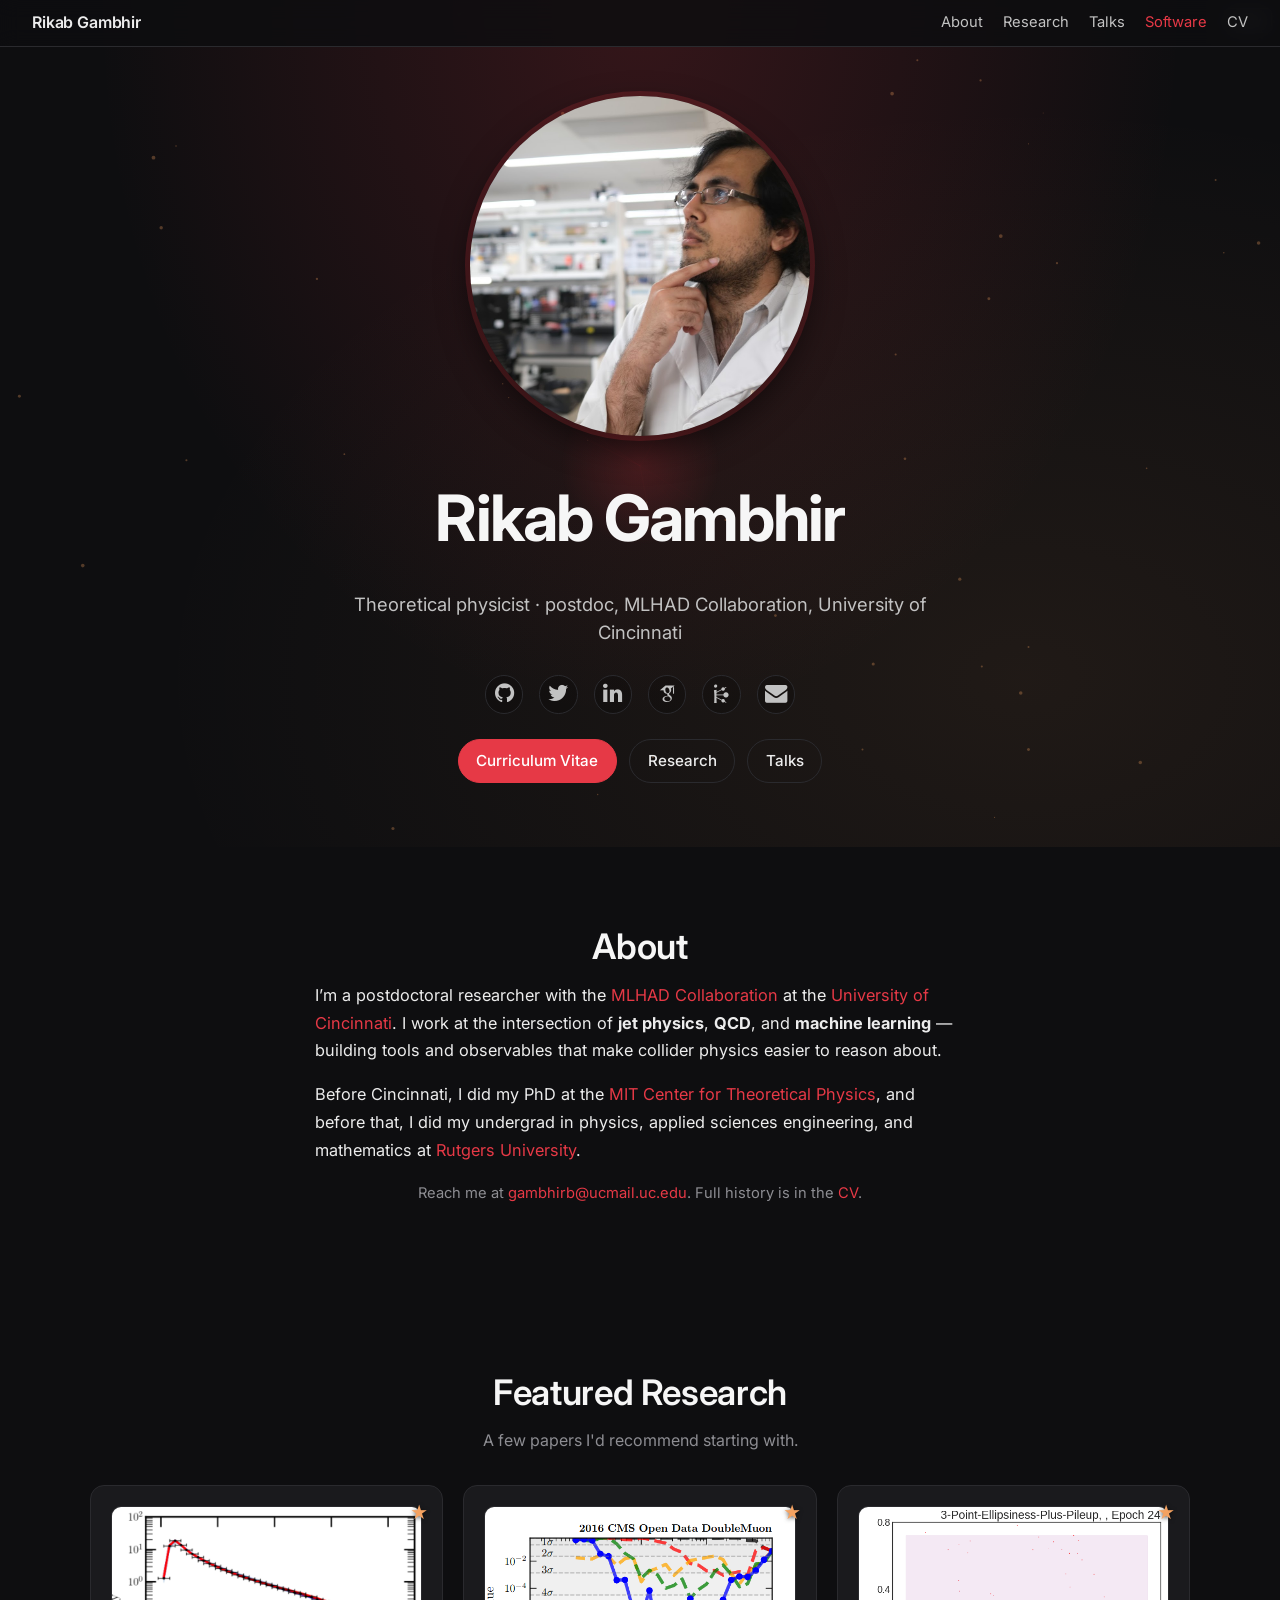
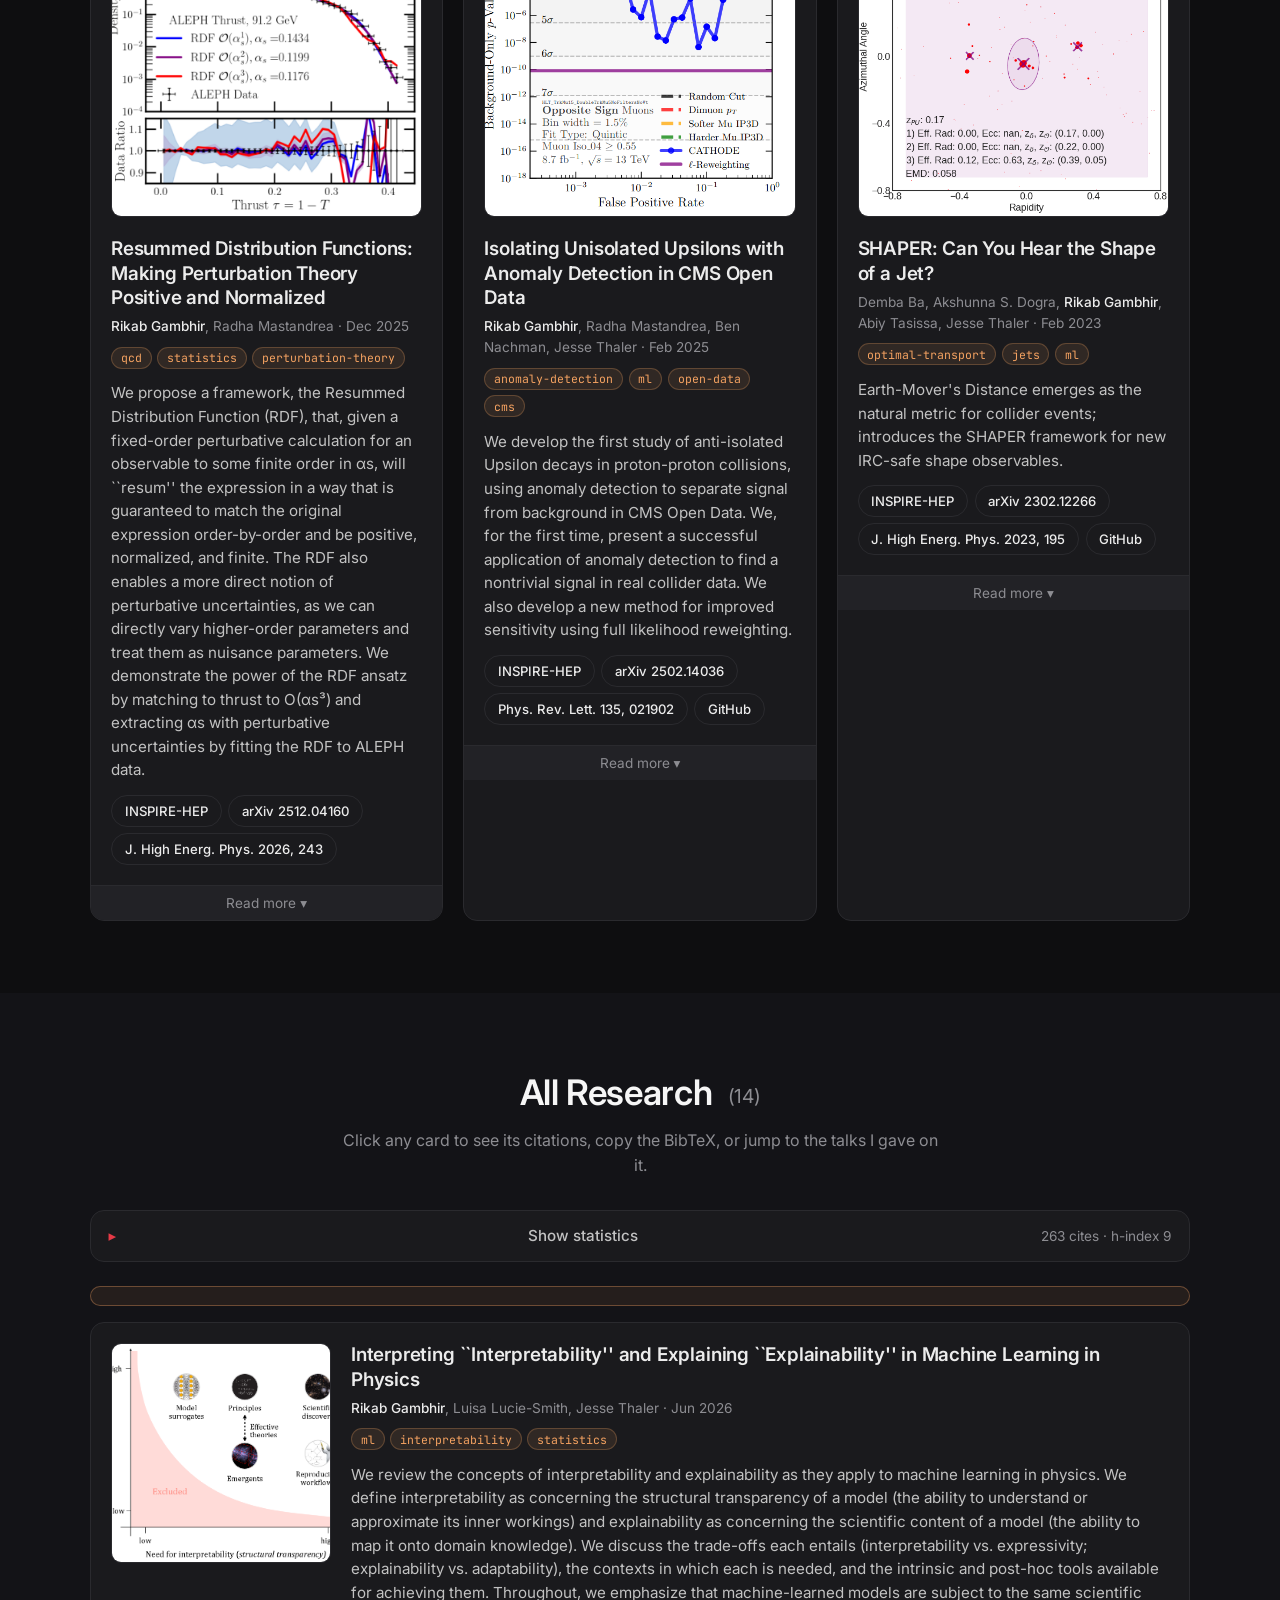
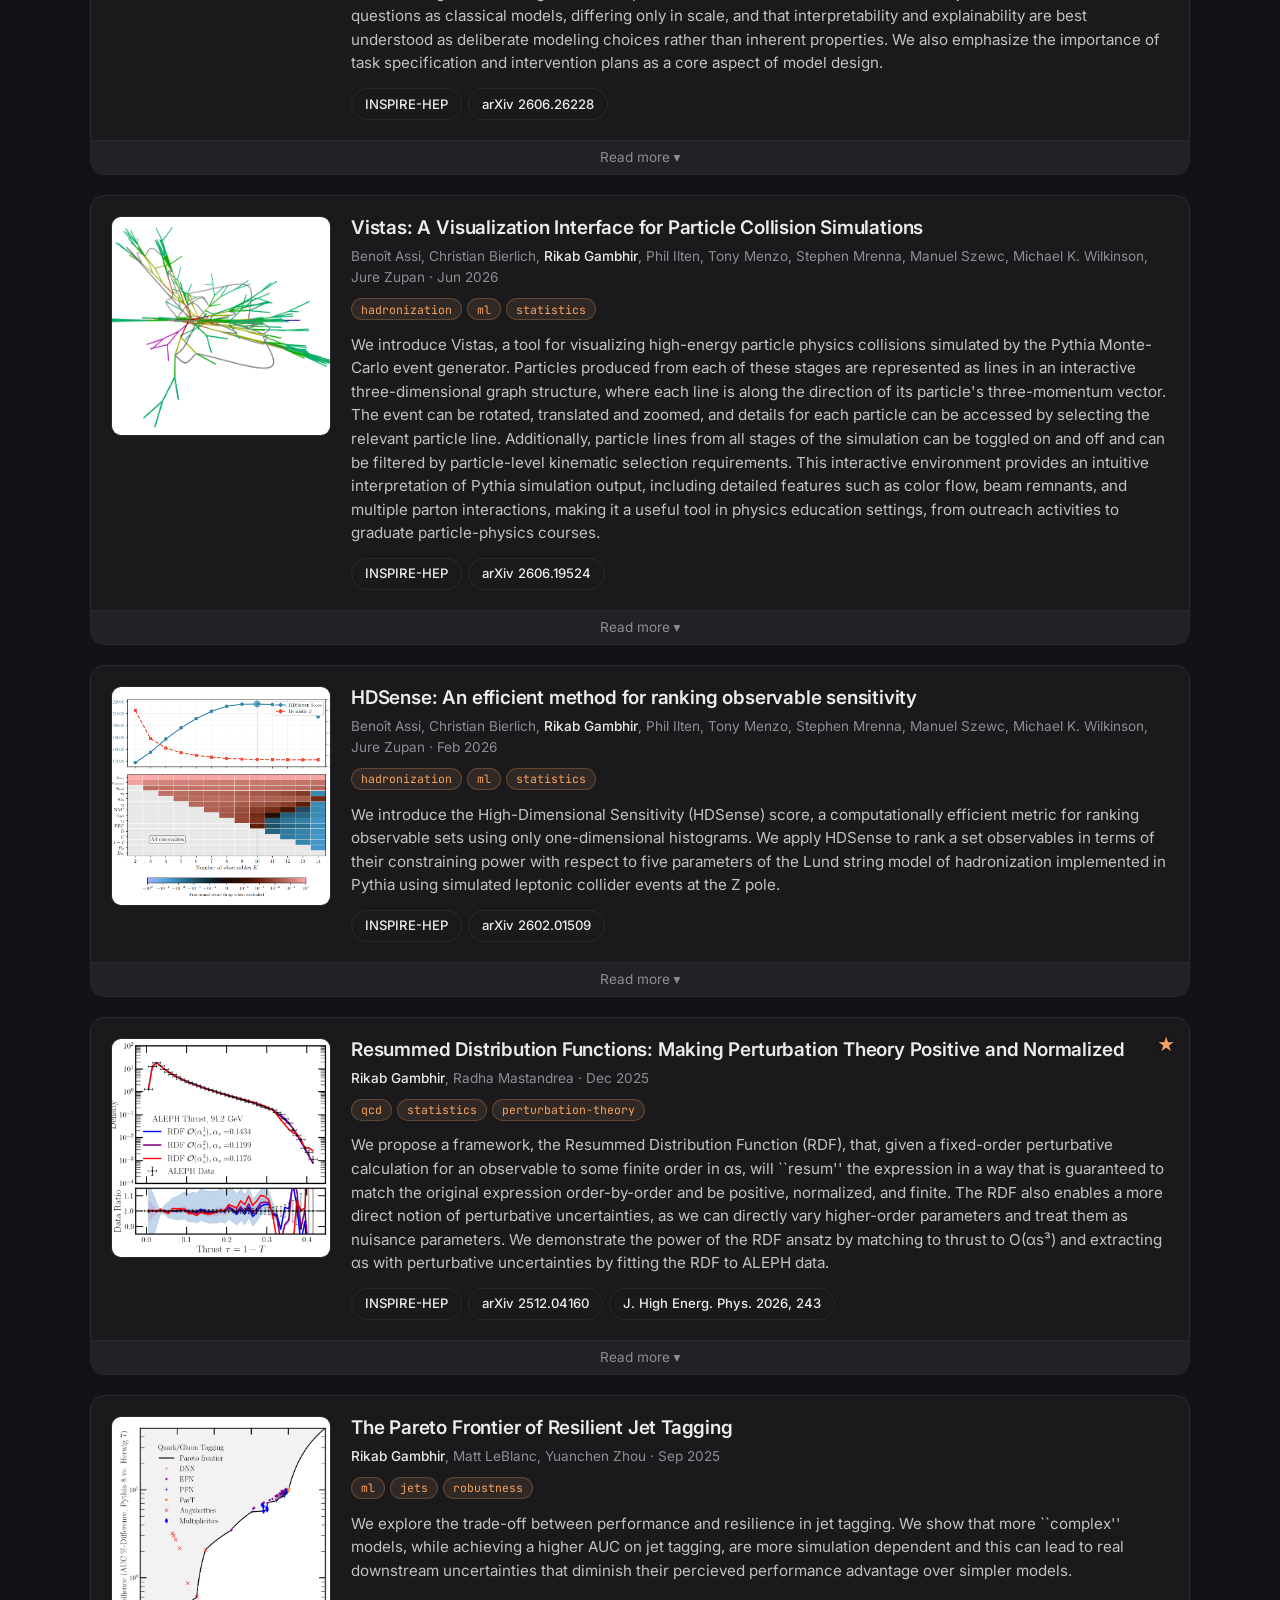
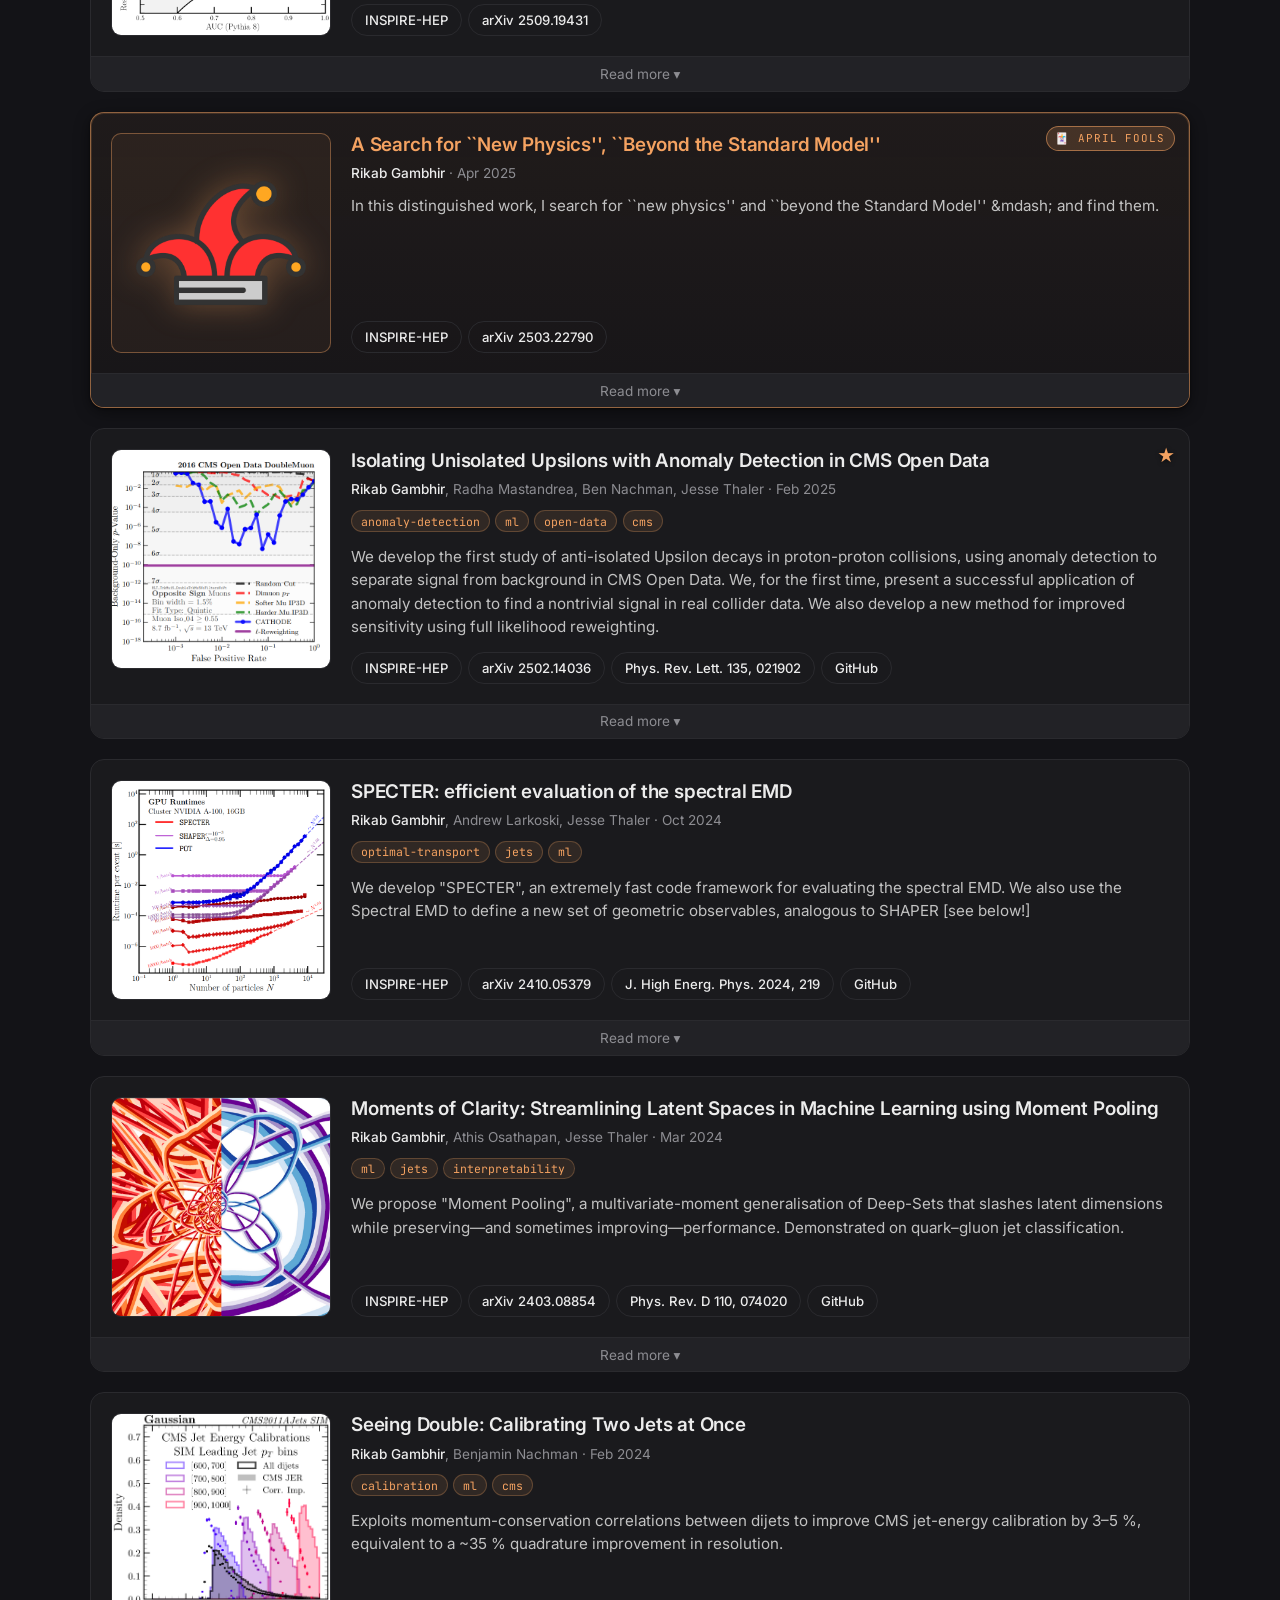
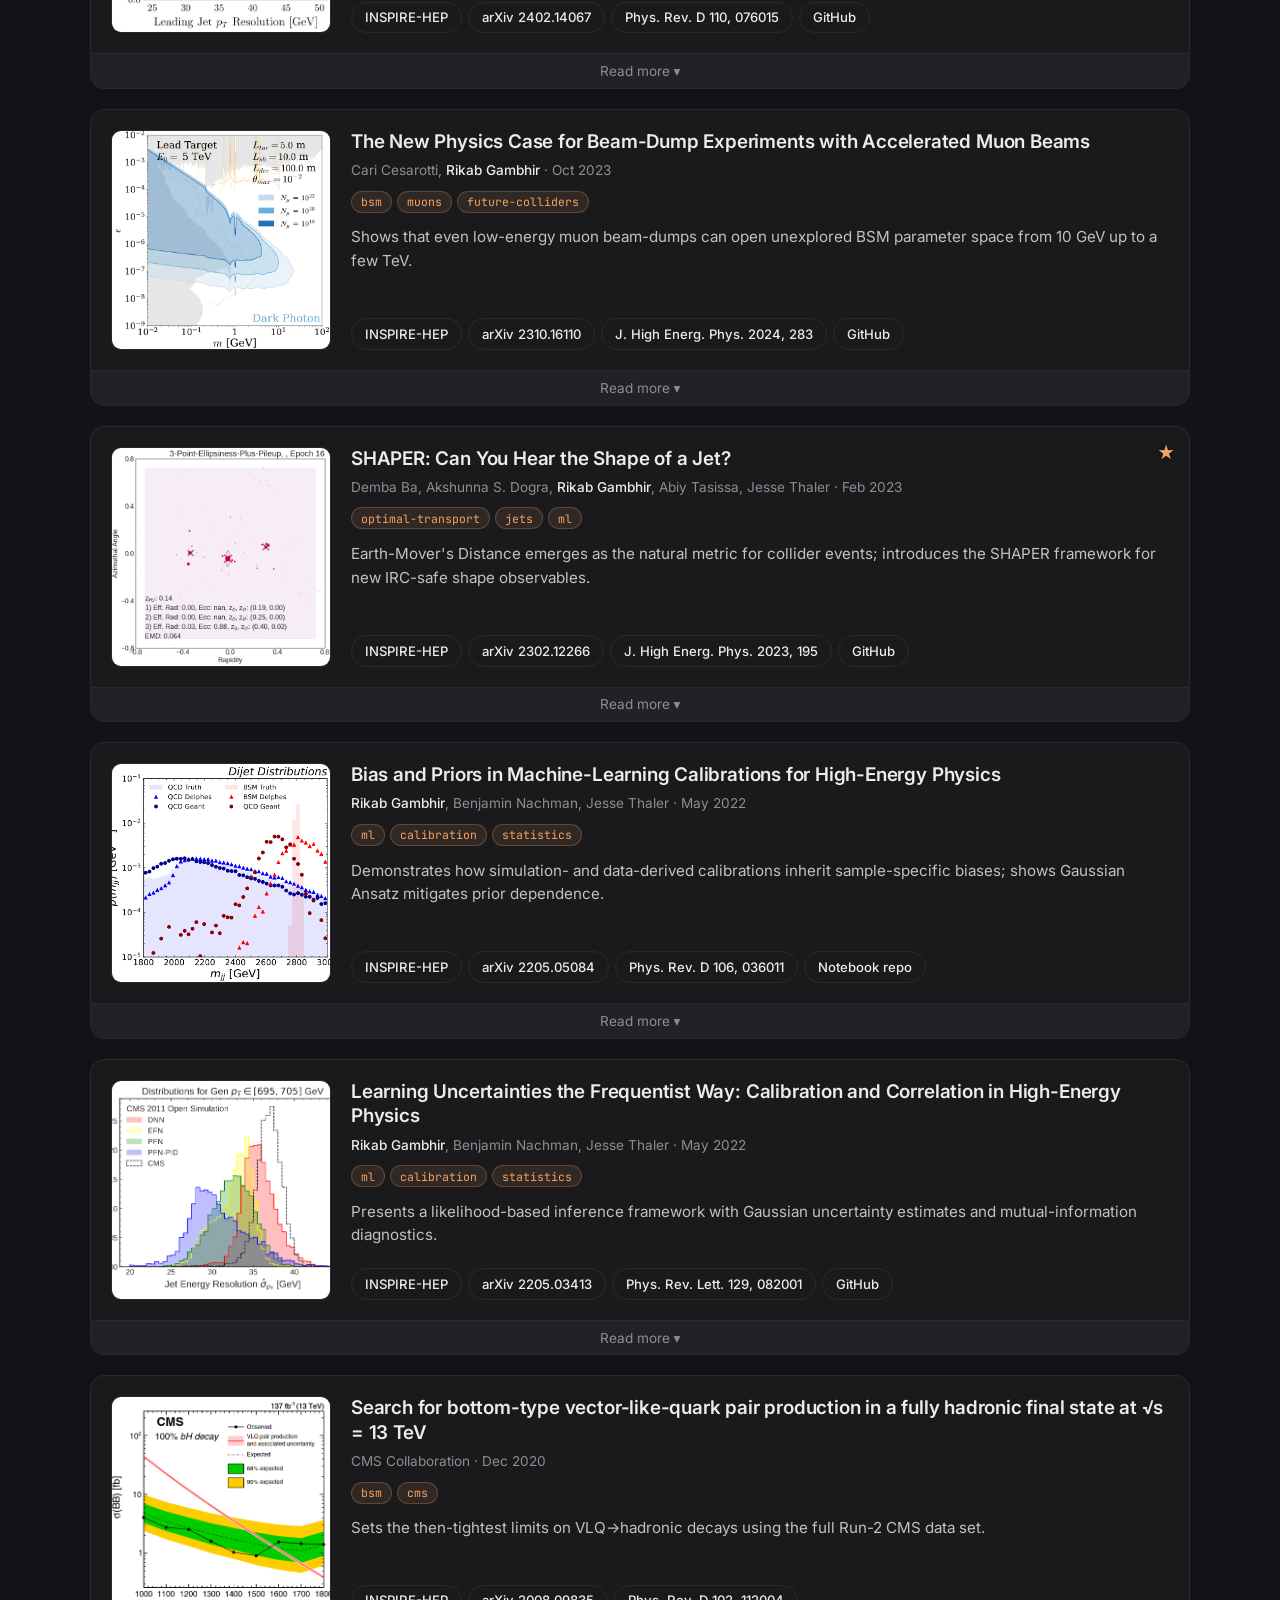
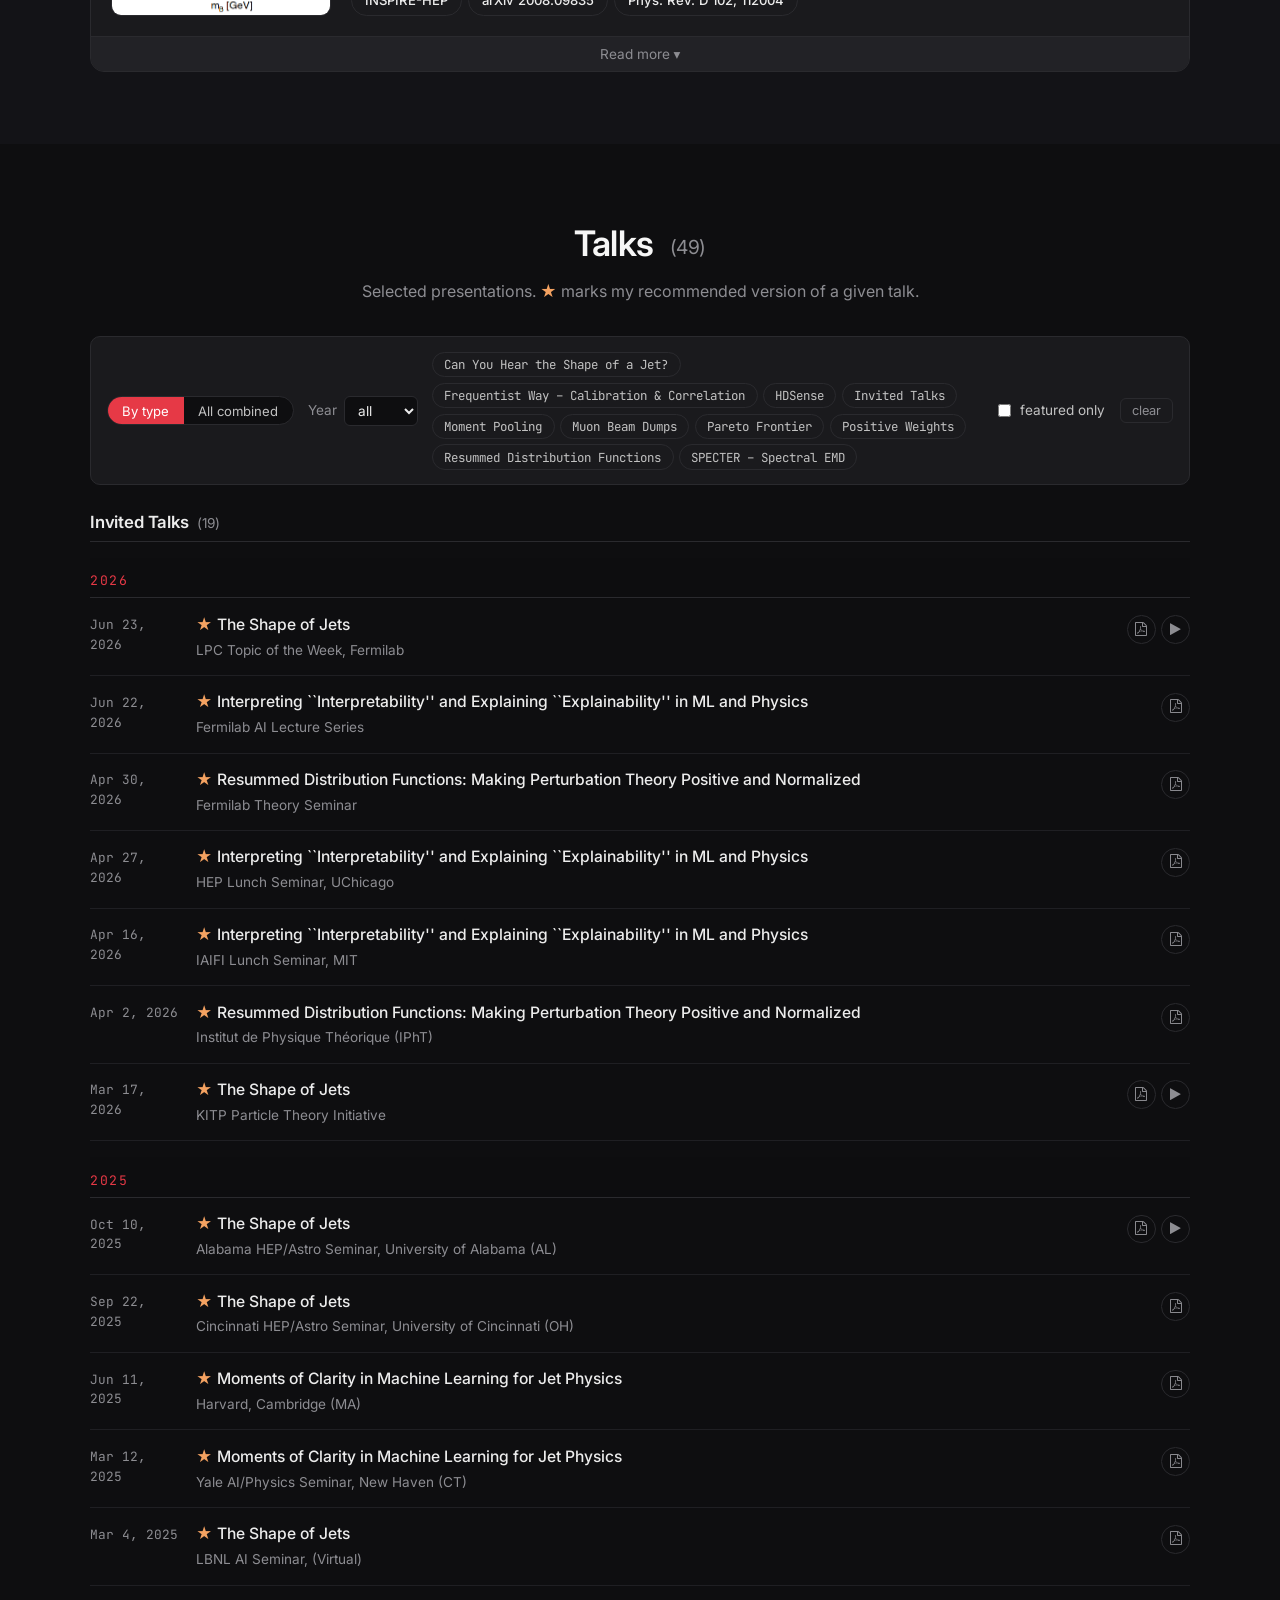
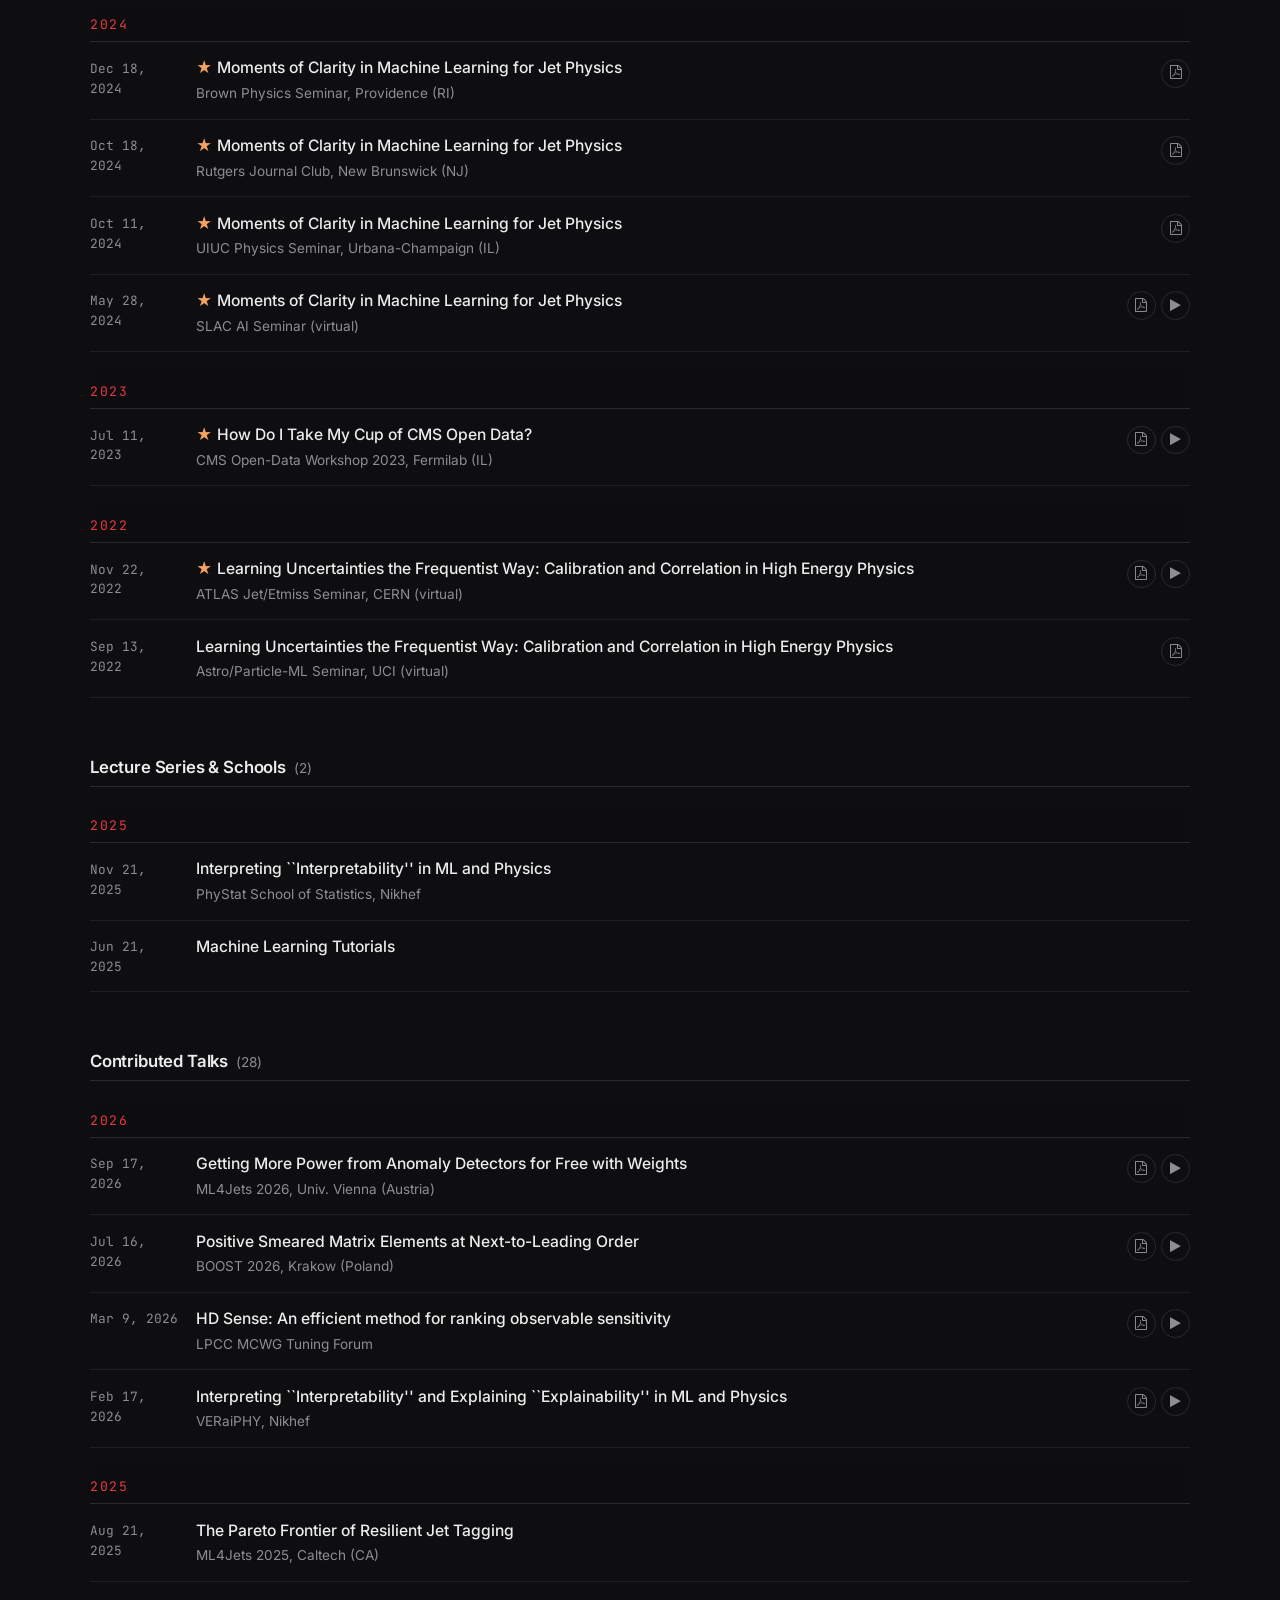
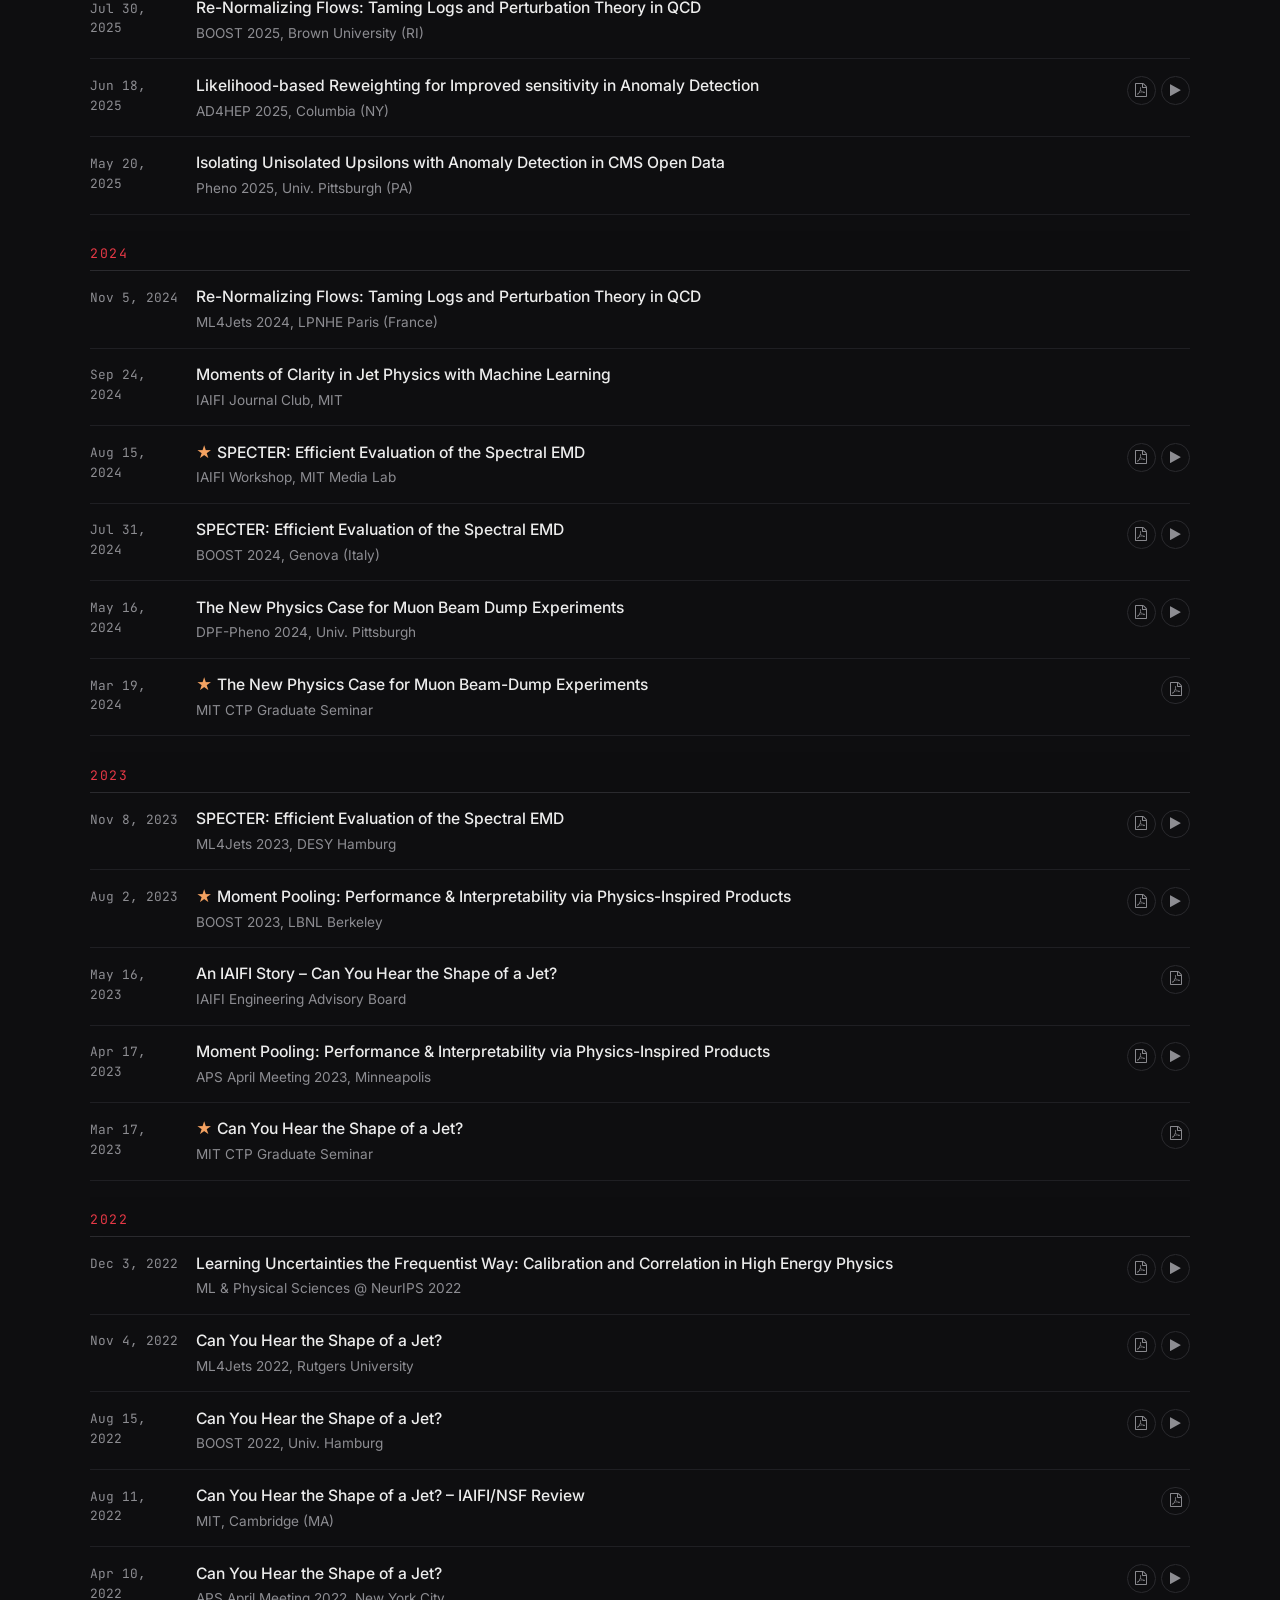
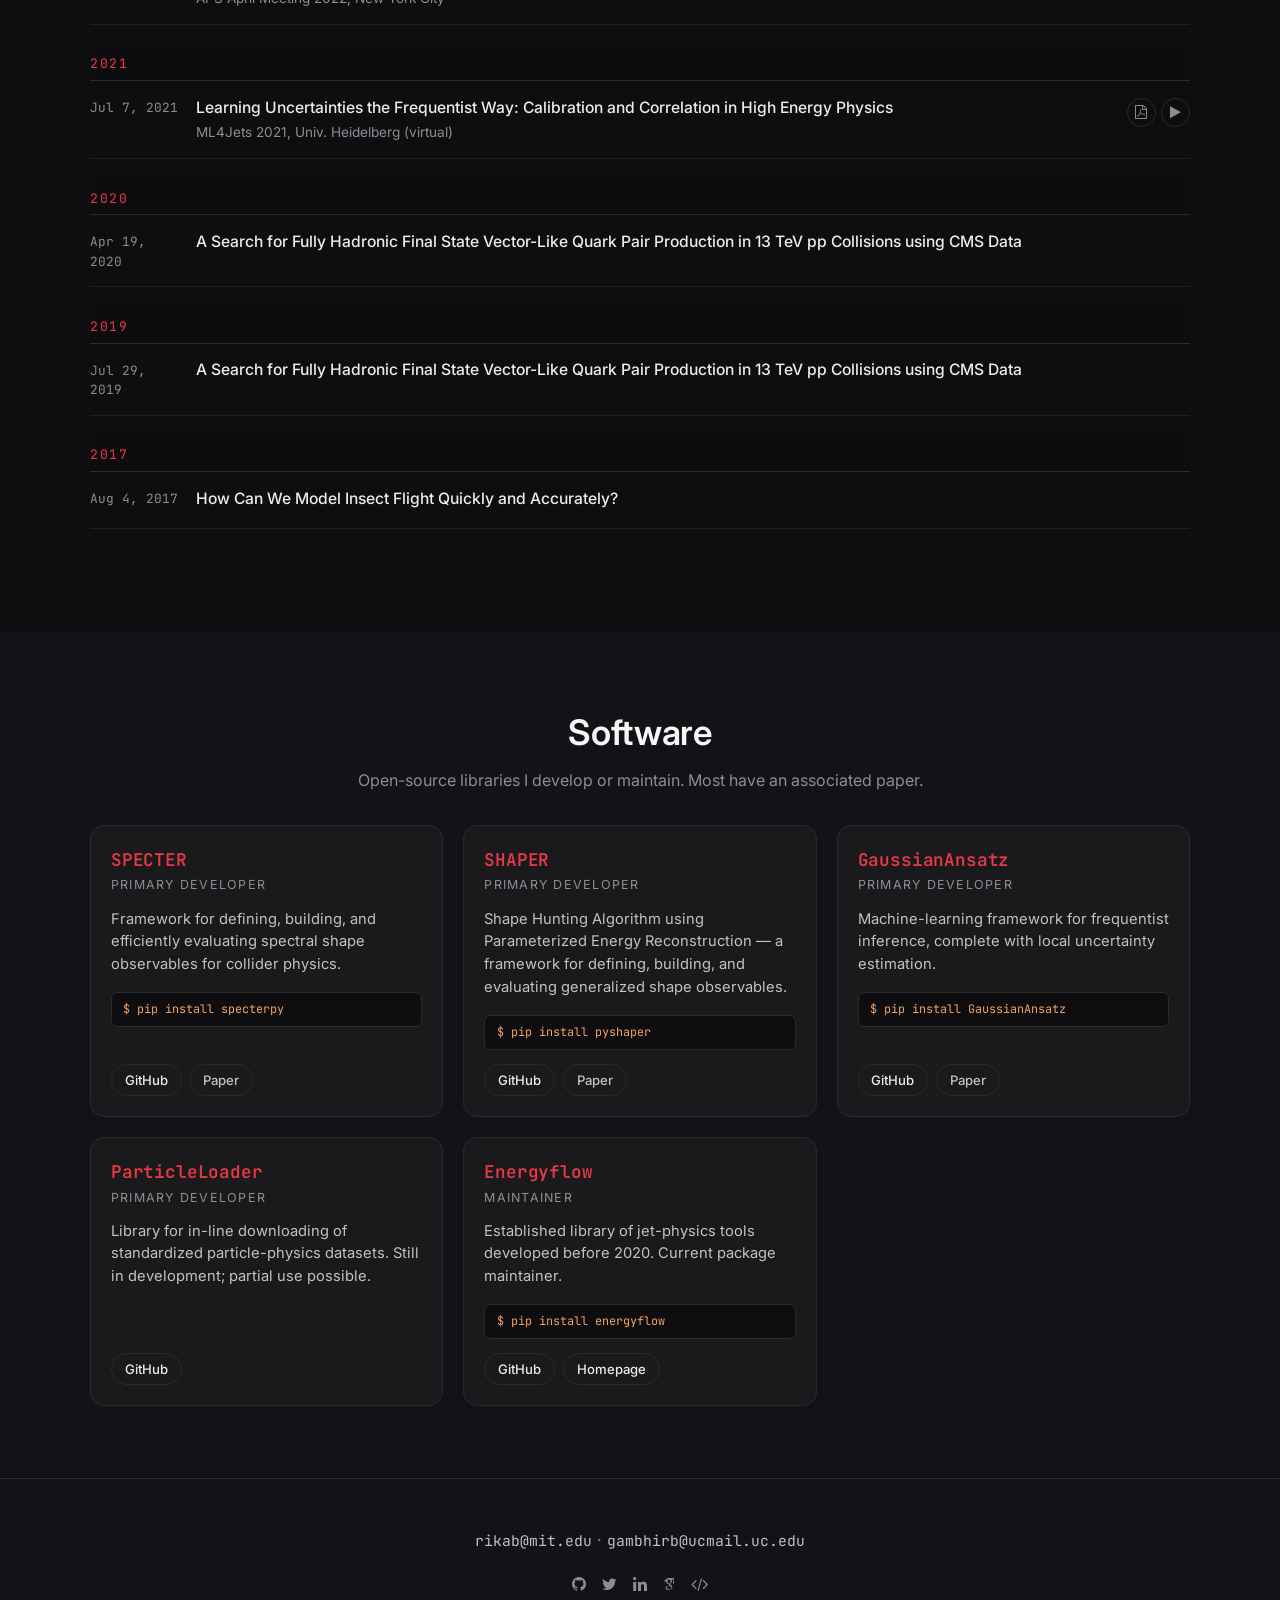
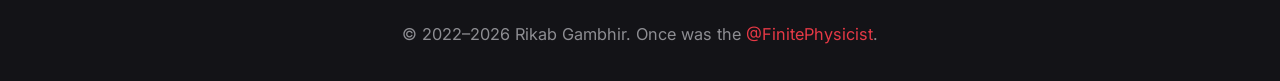
<file: index.html>
<!DOCTYPE html>
<html lang="en">


<head>

  <!-- Title for the page -->
  <title>Rikab Gambhir</title>

  <!-- Metadata for SEO and links-->
  <meta charset="utf-8">
  <meta name="viewport" content="width=device-width, initial-scale=1">
  <meta name="description" content="Rikab Gambhir — theoretical physicist at the University of Cincinnati. Jet physics, QCD, machine learning for collider physics.">
  
  <!-- Open Graph Metadata for social media sharing -->
  <meta property="og:title" content="Rikab Gambhir">
  <meta property="og:description" content="Theoretical physicist. Jets, QCD, ML for collider physics.">
  <meta property="og:type" content="website">
  <meta property="og:url" content="https://rikabgambhir.com">
  <meta property="og:image" content="assets/img/fun_headshot.jpg">

  <!-- Stuff for old browsers -->
  <link rel="shortcut icon" href="favicon.ico" type="image/icon">
  <link rel="icon" href="favicon.ico" type="image/icon">

  <!-- Fonts and icons: preconnect to font server to load, then fetch -->
  <link rel="preconnect" href="https://fonts.googleapis.com"> 
  <link rel="preconnect" href="https://fonts.gstatic.com" crossorigin>
  <link href="https://fonts.googleapis.com/css2?family=Inter:wght@400;500;600;700&family=JetBrains+Mono:wght@400;500&display=swap" rel="stylesheet">

  <!-- Font Awesome icons -->
  <link href="assets/font-awesome/css/font-awesome.min.css" rel="stylesheet" type="text/css">
  <link rel="stylesheet" href="assets/academicons/css/academicons.min.css">
  
  <!-- Custom styles -->
  <link rel="stylesheet" href="css/style.css">
  <link rel="stylesheet" href="css/retro.css">
  <link rel="stylesheet" href="css/vhs.css">
  <link rel="stylesheet" href="css/popup.css">

  <!-- Google Site Verification -->
  <meta name="google-site-verification" content="JY83yB4L21zRVvDarmmI5D7XRR4Pzl5SDU_LKLa7nV4">

</head>

<!-- Body -->
<body>

  <!-- Sticky top nav -->
  <nav id="topnav" class="topnav" aria-label="Page navigation"> 
    <a href="#top" class="topnav-brand">Rikab Gambhir</a>
    <div class="topnav-links">
      <a href="#about">About</a>
      <a href="#research">Research</a>
      <a href="#talks">Talks</a>
      <a href="#software">Software</a>
      <a href="assets/pdf/rikab_CV.pdf">CV</a>
    </div>
  </nav>

  <!-- Hero -->
  <header id="top" class="hero">

    <!-- Reserve space for the canvas, called by js/hero.js later -->
    <canvas class="hero-canvas" aria-hidden="true"></canvas>

    <!-- Main content -->
    <div class="hero-content">
      <img src="assets/img/fun_headshot.jpg" alt="Rikab Gambhir" class="hero-portrait" loading="eager">
      <h1 class="hero-name">Rikab Gambhir</h1>
      <p class="hero-tagline">
        Theoretical physicist &middot; postdoc, MLHAD Collaboration, University of Cincinnati
      </p>

      <!-- Social media links -->
      <div class="hero-socials">
        <a href="https://github.com/rikab" aria-label="GitHub"><i class="fa fa-github"></i></a>
        <a href="https://twitter.com/cornkab" aria-label="Twitter"><i class="fa fa-twitter"></i></a>
        <a href="https://www.linkedin.com/in/rikab-gambhir-457375136" aria-label="LinkedIn"><i class="fa fa-linkedin"></i></a>
        <a href="https://scholar.google.com/citations?hl=en&user=RkNe2TQAAAAJ" aria-label="Google Scholar"><i class="ai ai-google-scholar"></i></a>
        <a href="https://inspirehep.net/authors/3088466?ui-citation-summary=true" aria-label="INSPIRE-HEP"><i class="ai ai-inspire"></i></a>
        <a href="mailto:gambhirb@ucmail.uc.edu" aria-label="Email"><i class="fa fa-envelope"></i></a>
      </div>

      <!-- Call-to-action buttons -->
      <div class="hero-cta">
        <a class="btn btn-primary" href="assets/pdf/rikab_CV.pdf">Curriculum Vitae</a>
        <a class="btn" href="#research">Research</a>
        <a class="btn" href="#talks">Talks</a>
      </div>
    </div>
  </header>

  <main>
    <!-- About -->
    <section id="about" class="section">
      <div class="section-inner narrow">
        <h2>About</h2>
        <!-- about:start -->
        <p>I&rsquo;m a postdoctoral researcher with the <a href="https://mlhad.org" target="_blank" rel="noopener">MLHAD Collaboration</a> at the <a href="https://www.uc.edu/" target="_blank" rel="noopener">University of Cincinnati</a>. I work at the intersection of <strong>jet physics</strong>, <strong>QCD</strong>, and <strong>machine learning</strong> &mdash; building tools and observables that make collider physics easier to reason about.</p>
        <p>Before Cincinnati, I did my PhD at the <a href="https://physics.mit.edu/" target="_blank" rel="noopener">MIT Center for Theoretical Physics</a>, and before that, I did my undergrad in physics, applied sciences engineering, and mathematics at <a href="https://physics.rutgers.edu/" target="_blank" rel="noopener">Rutgers University</a>.</p>
        <!-- about:end -->
        <p class="about-meta">
          Reach me at <a href="mailto:gambhirb@ucmail.uc.edu">gambhirb@ucmail.uc.edu</a>.
          Full history is in the <a href="assets/pdf/rikab_CV.pdf">CV</a>.
        </p>
      </div>
    </section>

    <!-- Featured research -->
    <section id="featured" class="section">
      <div class="section-inner">
        <h2>Featured Research</h2>
        <p class="section-blurb">A few papers I'd recommend starting with.</p>
        <div id="featuredCards" class="grid grid-featured"></div>
      </div>
    </section>

    <!-- All research -->
    <section id="research" class="section section-alt">
      <div class="section-inner">
        <h2>All Research <span class="count" id="researchCount"></span></h2>
        <p class="section-blurb">
          Click any card to see its citations, copy the BibTeX, or jump to the talks I gave on it.
        </p>

        <!-- Statistics-->
        
        <!-- Details / Summary collapsable headers -->
        <details id="stats" class="stats-details">
          <summary>Show statistics <span class="stats-summary-meta" id="statsHeadlineCompact"></span></summary>
         
         
          <div class="stats-inner">
            <p class="section-blurb">
              Live from <a href="https://inspirehep.net" target="_blank" rel="noopener">INSPIRE-HEP</a>.
              Refreshed weekly.
            </p>
            <div id="statsHeadline" class="stats-headline"></div>
            <div class="stats-grid">

              <!-- Citations -->
              <figure class="stats-chart">
                <figcaption>
                  <span class="legend"><span class="swatch sw-red"></span> Total citations</span>
                  <span class="legend"><span class="swatch sw-amber"></span> Excluding self</span>
                </figcaption>

                <!-- Placeholder svg image, build by js/charts.js -->
                <svg id="chartCitations" class="chart" role="img" aria-label="Total citations over time"></svg>
              </figure>

              <!-- h-index -->
              <figure class="stats-chart">
                <figcaption><span class="legend"><span class="swatch sw-red"></span> h-index</span></figcaption>
                <svg id="chartHIndex" class="chart" role="img" aria-label="h-index over time"></svg>
              </figure>

            </div>
          </div>
        </details>

        <!-- js names to make tag chips (pill buttoms) work -->
        <div id="tagFilterBanner" class="tag-filter-banner" hidden></div>
        <div id="researchCards" class="grid grid-cards"></div>

      </div>
    </section>

    <!-- Talks -->
    <section id="talks" class="section">

      <!-- class names so js/talks.js can find them and populate -->
      <div class="section-inner">
        <h2>Talks <span class="count" id="talkCount"></span></h2>
        <p class="section-blurb">
          Selected presentations. <span class="featured-mark" aria-hidden="true">★</span> marks
          my recommended version of a given talk.
        </p>

        <div class="filterbar" role="region" aria-label="Filter talks">
          <div class="filter-segmented" role="tablist" aria-label="View mode">
            <button class="seg is-active" data-view="sections" type="button">By type</button>
            <button class="seg" data-view="combined" type="button">All combined</button>
          </div>
          <label class="filter-control">
            Year
            <select id="yearFilter" aria-label="Filter by year">
              <option value="">all</option>
            </select>
          </label>
          <div class="filter-chips" id="topicFilter" aria-label="Filter by topic"></div>
          <label class="filter-toggle">
            <input type="checkbox" id="featuredOnly">
            featured only
          </label>
          <button id="clearFilters" class="filter-clear" type="button">clear</button>
        </div>

        <div id="talkList" class="talk-list"></div>
      </div>
    </section>

    <!-- Software -->
    <section id="software" class="section section-alt">
      <div class="section-inner">
        <h2>Software</h2>
        <p class="section-blurb">
          Open-source libraries I develop or maintain. Most have an associated paper.
        </p>
        <div id="softwareCards" class="grid grid-software"></div>
      </div>
    </section>
  </main>

  <!-- Footer -->
  <footer class="site-footer">
    <div class="section-inner narrow footer-inner">
      <div class="footer-block">
        <p>
          <code>rikab@mit.edu</code> &middot;
          <code>gambhirb@ucmail.uc.edu</code>
        </p>
        <p class="footer-socials">
          <a href="https://github.com/rikab" aria-label="GitHub"><i class="fa fa-github"></i></a>
          <a href="https://twitter.com/cornkab" aria-label="Twitter"><i class="fa fa-twitter"></i></a>
          <a href="https://www.linkedin.com/in/rikab-gambhir-457375136" aria-label="LinkedIn"><i class="fa fa-linkedin"></i></a>
          <a href="https://scholar.google.com/citations?hl=en&user=RkNe2TQAAAAJ" aria-label="Google Scholar"><i class="ai ai-google-scholar"></i></a>
          <a href="https://github.com/rikab/rikab.github.io" aria-label="Site source"><i class="fa fa-code"></i></a>
        </p>
      </div>

      <!-- ID so the javascript can update the year in js/nav.js -->
      <p class="footer-fineprint">
        &copy; 2022&ndash;<span id="footerYear"></span> Rikab Gambhir.
        Once was the <a href="https://twitter.com/finitephysicist">@FinitePhysicist</a>.
      </p>
    </div>
  </footer>

  <!-- Load the main javascript, which will load the rest -->
  <script type="module" src="js/main.js"></script>
</body>
</html>
</file>
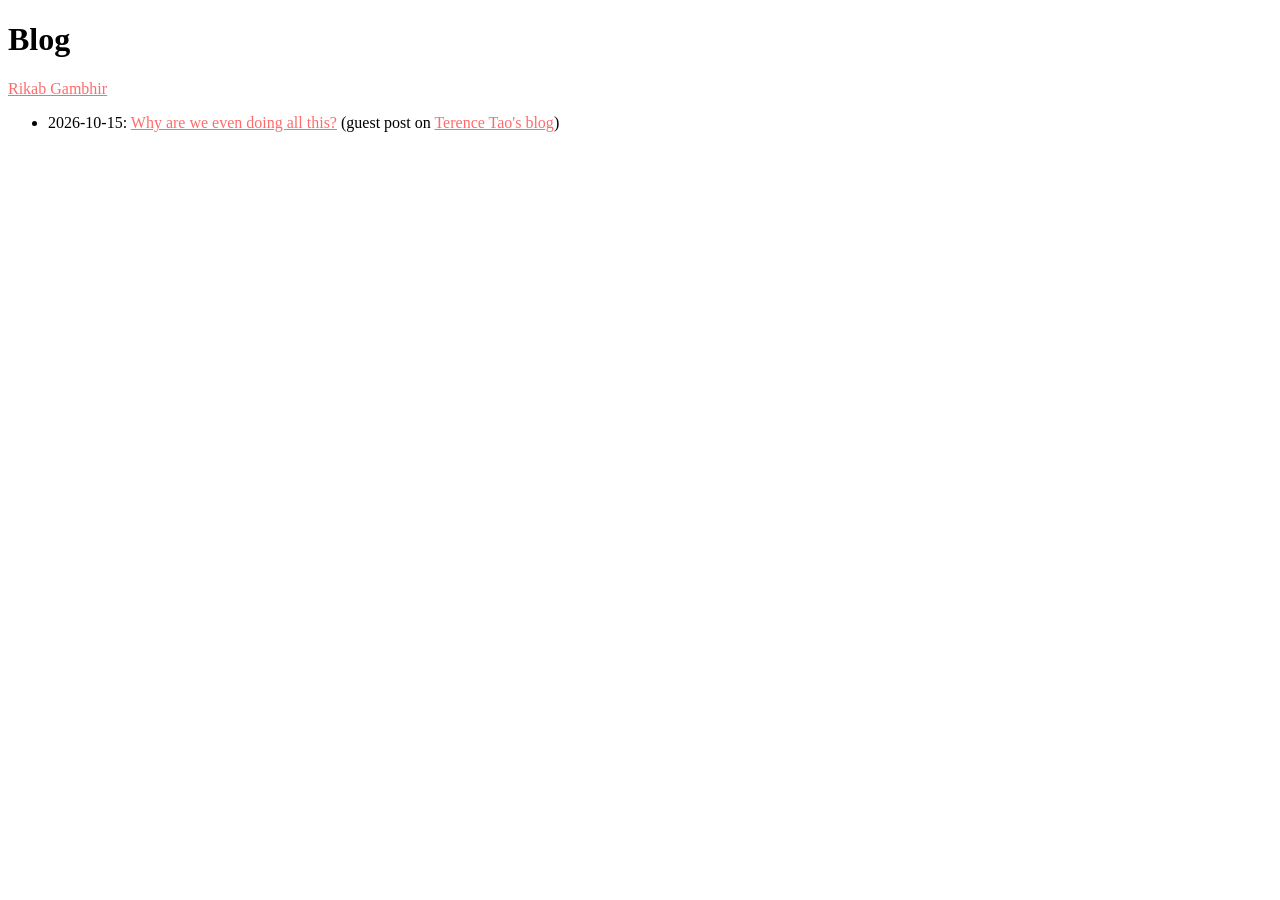
<file: blog/index.html>
<!doctype html>
<html lang="en">
<head>
<meta charset="utf-8">
<meta name="viewport" content="width=device-width, initial-scale=1">
<title>Blog | Rikab Gambhir</title>
</head>
<body link="#ff6b6b" vlink="#ff6b6b" alink="#e63946">
<h1>Blog</h1>
<p><a href="/">Rikab Gambhir</a></p>
<ul>
<li>2026-10-15: <a href="why-are-we-even-doing-all-this/">Why are we even doing all this?</a> (guest post on <a href="https://terrytao.wordpress.com/2026/10/15/why-are-we-even-doing-all-this/">Terence Tao's blog</a>)</li>
</ul>
</body>
</html>
</file>
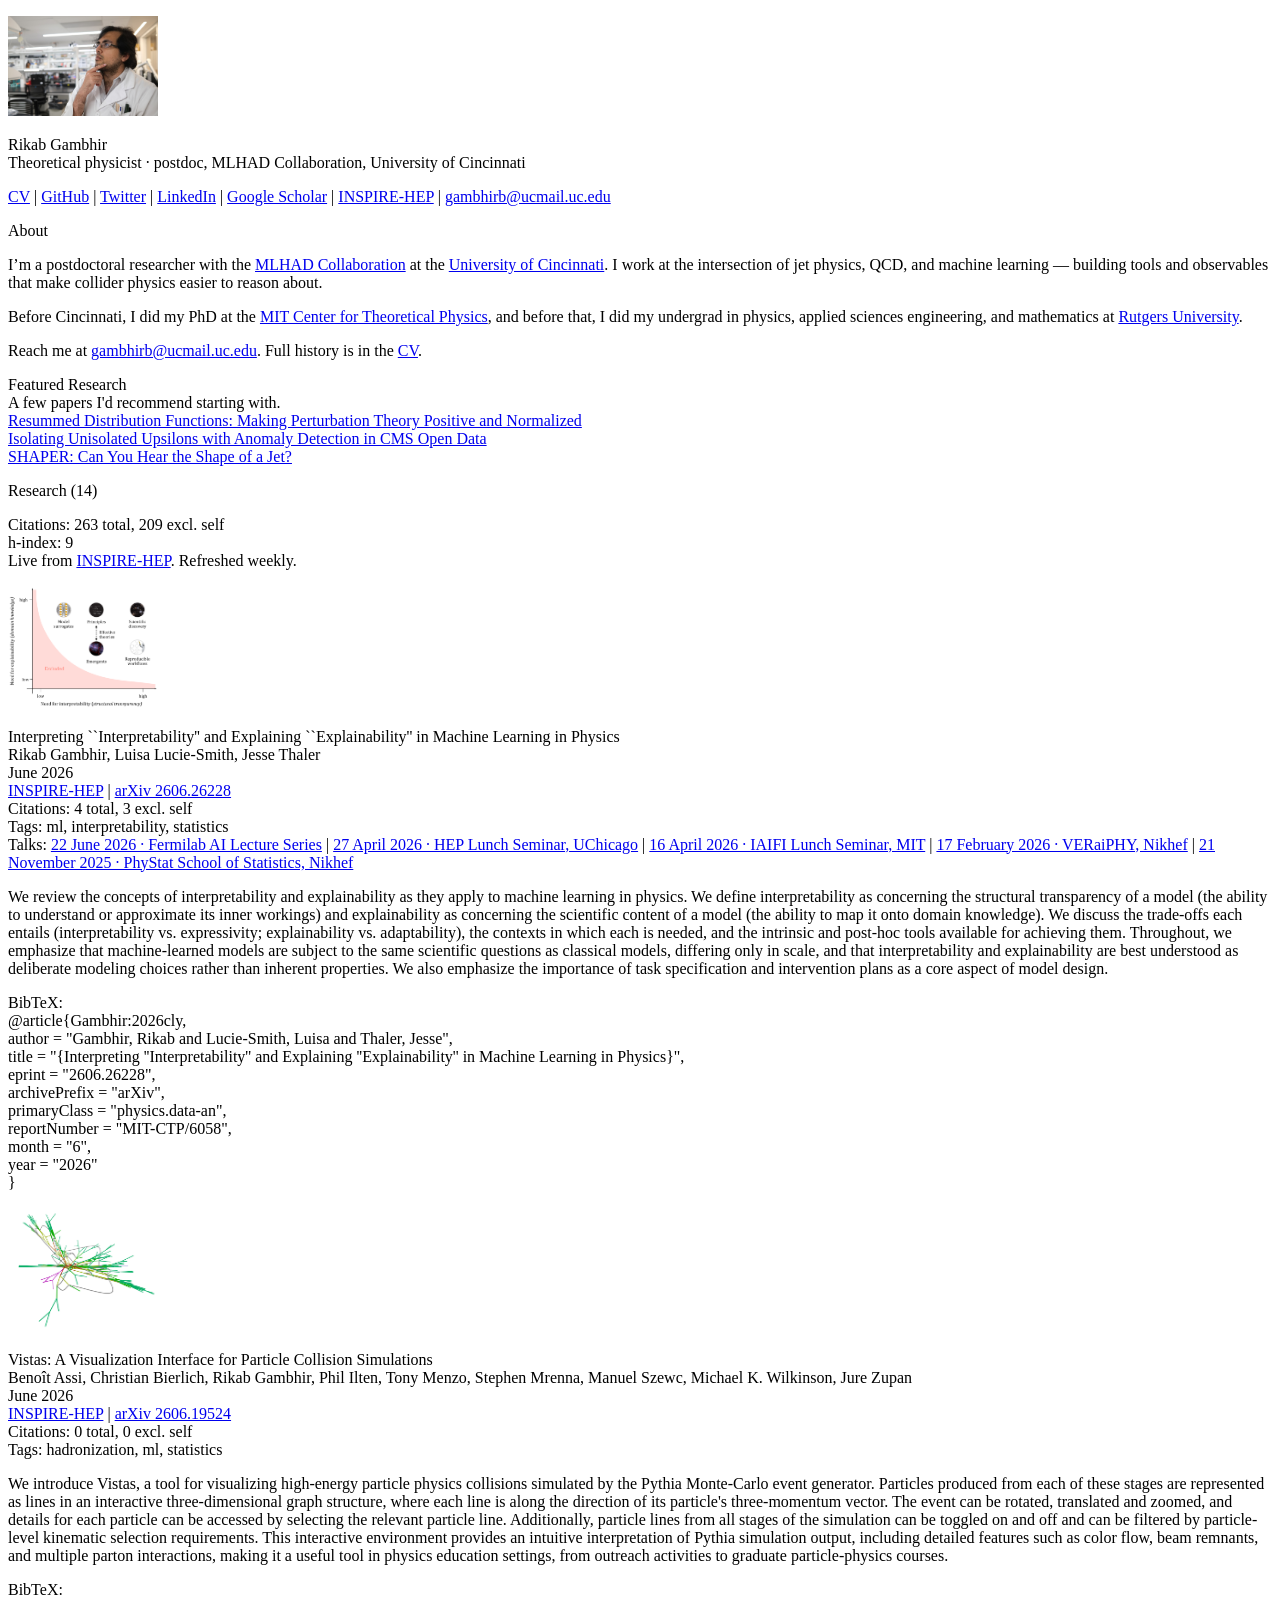
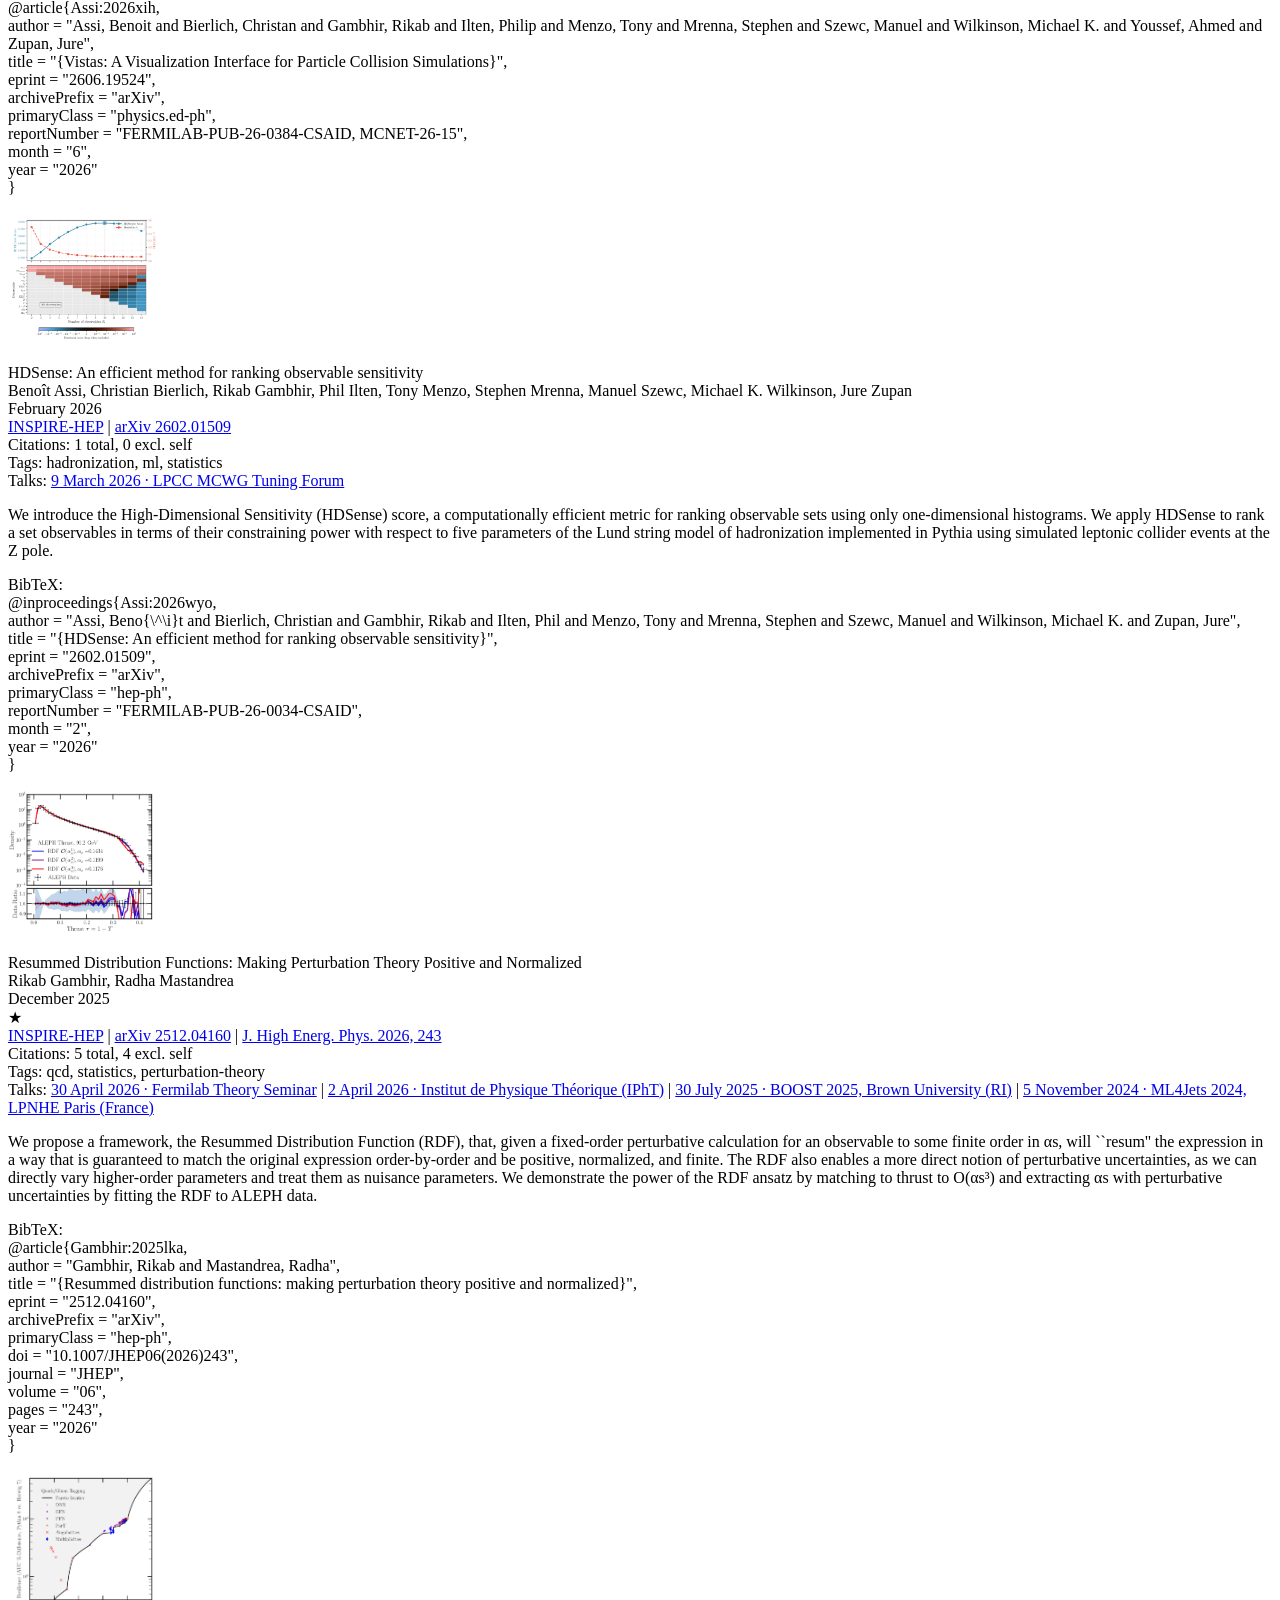
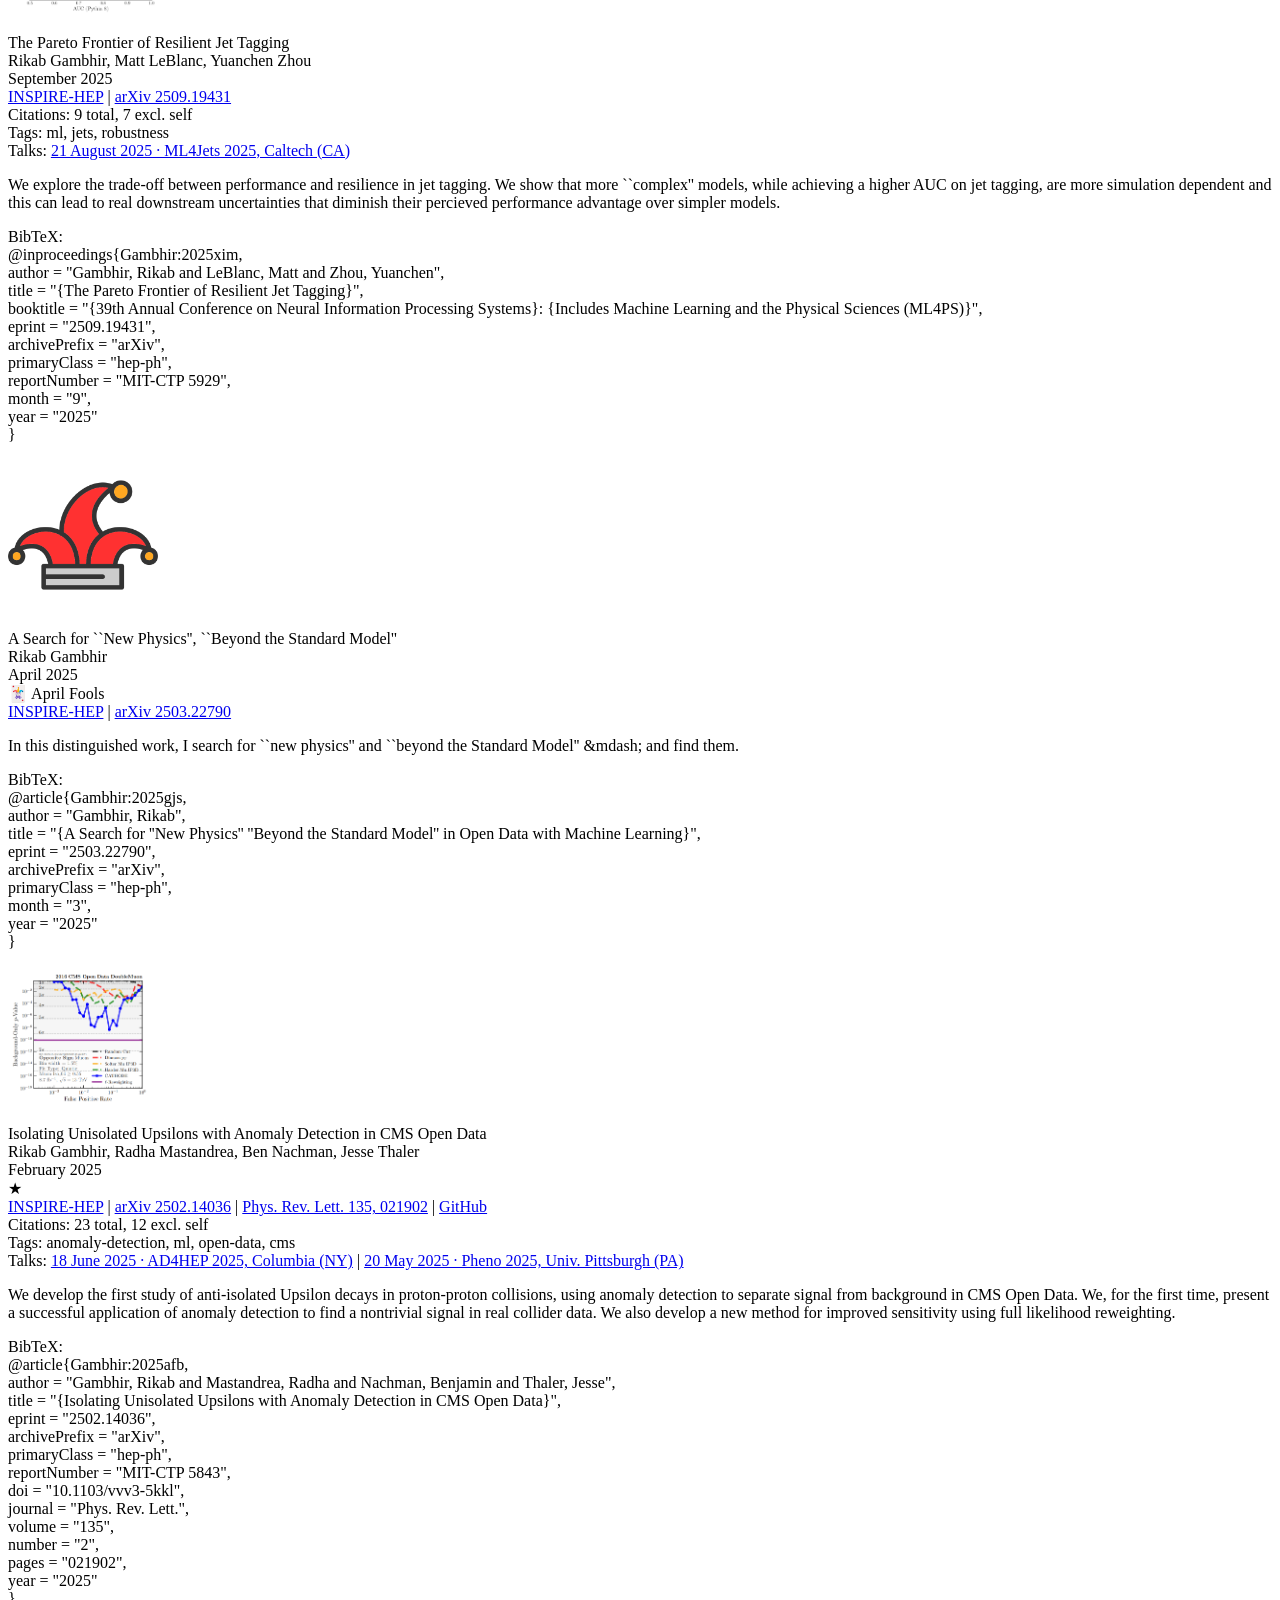
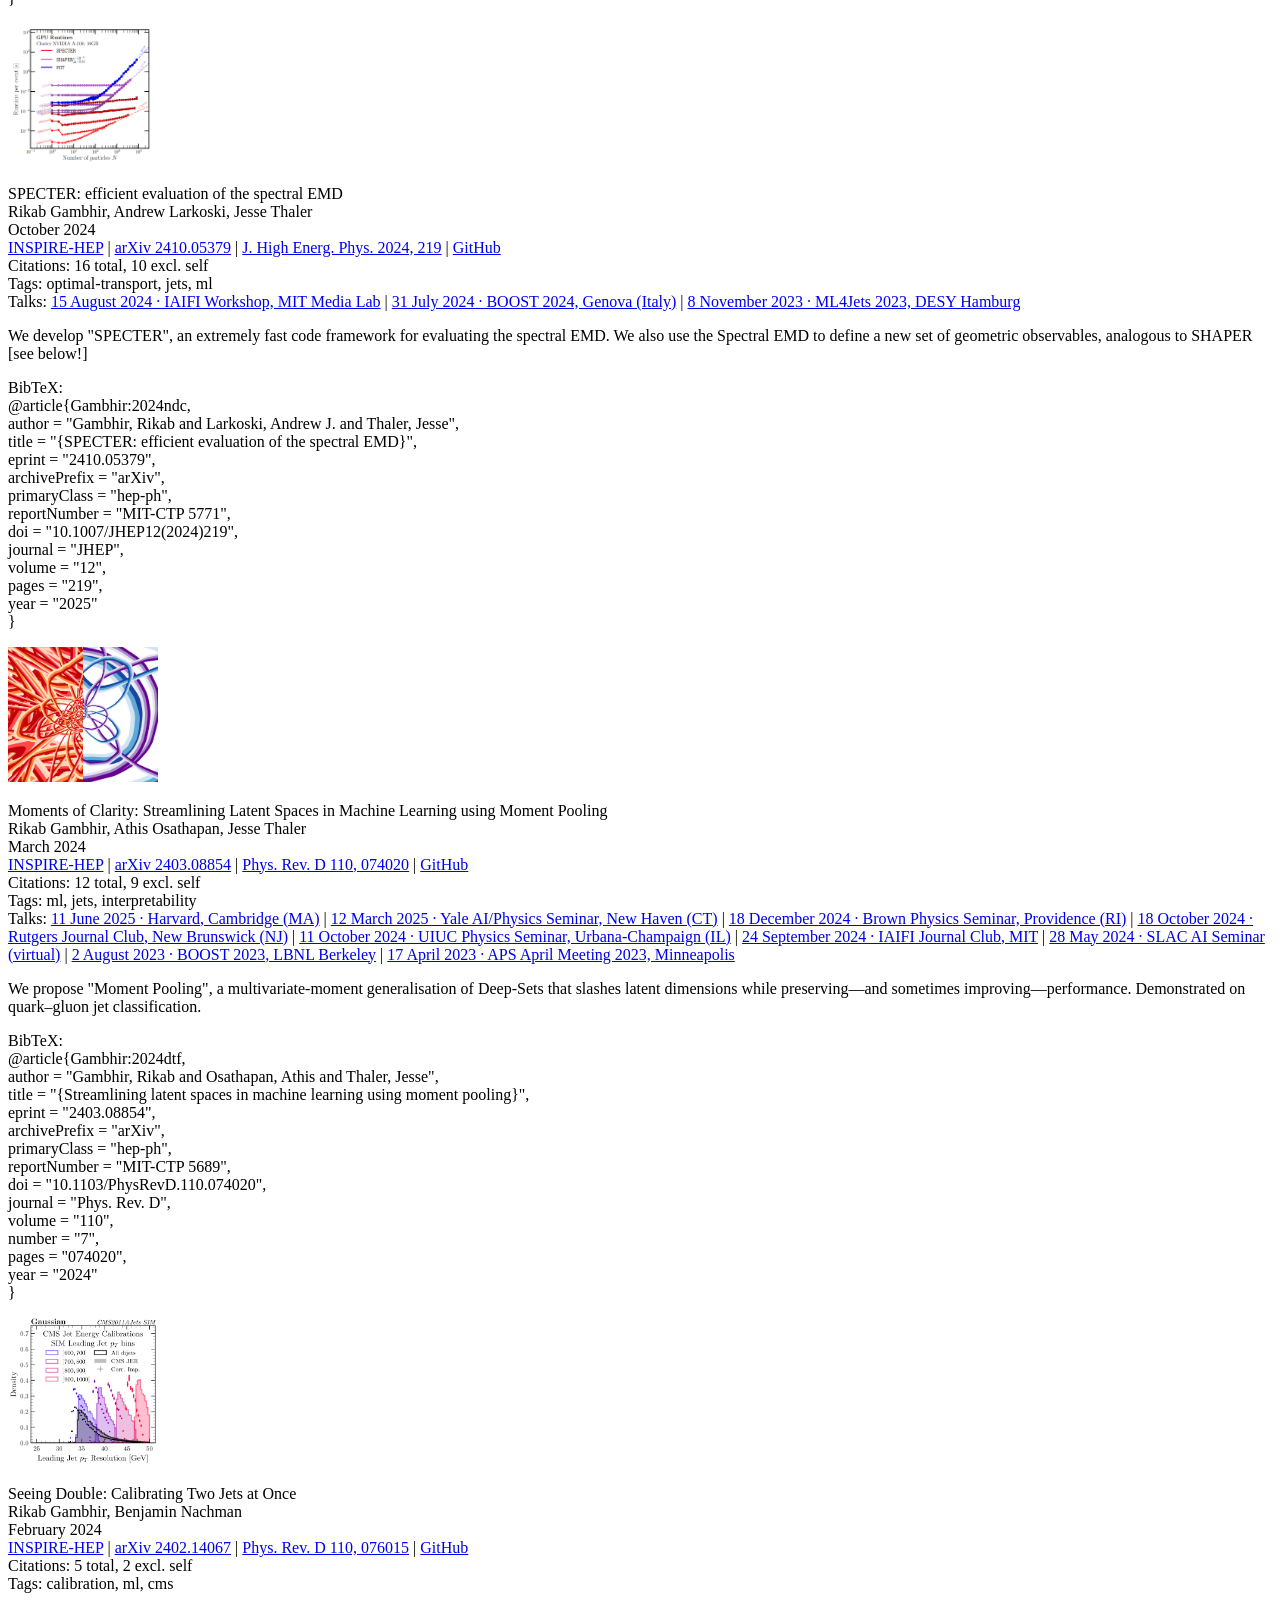
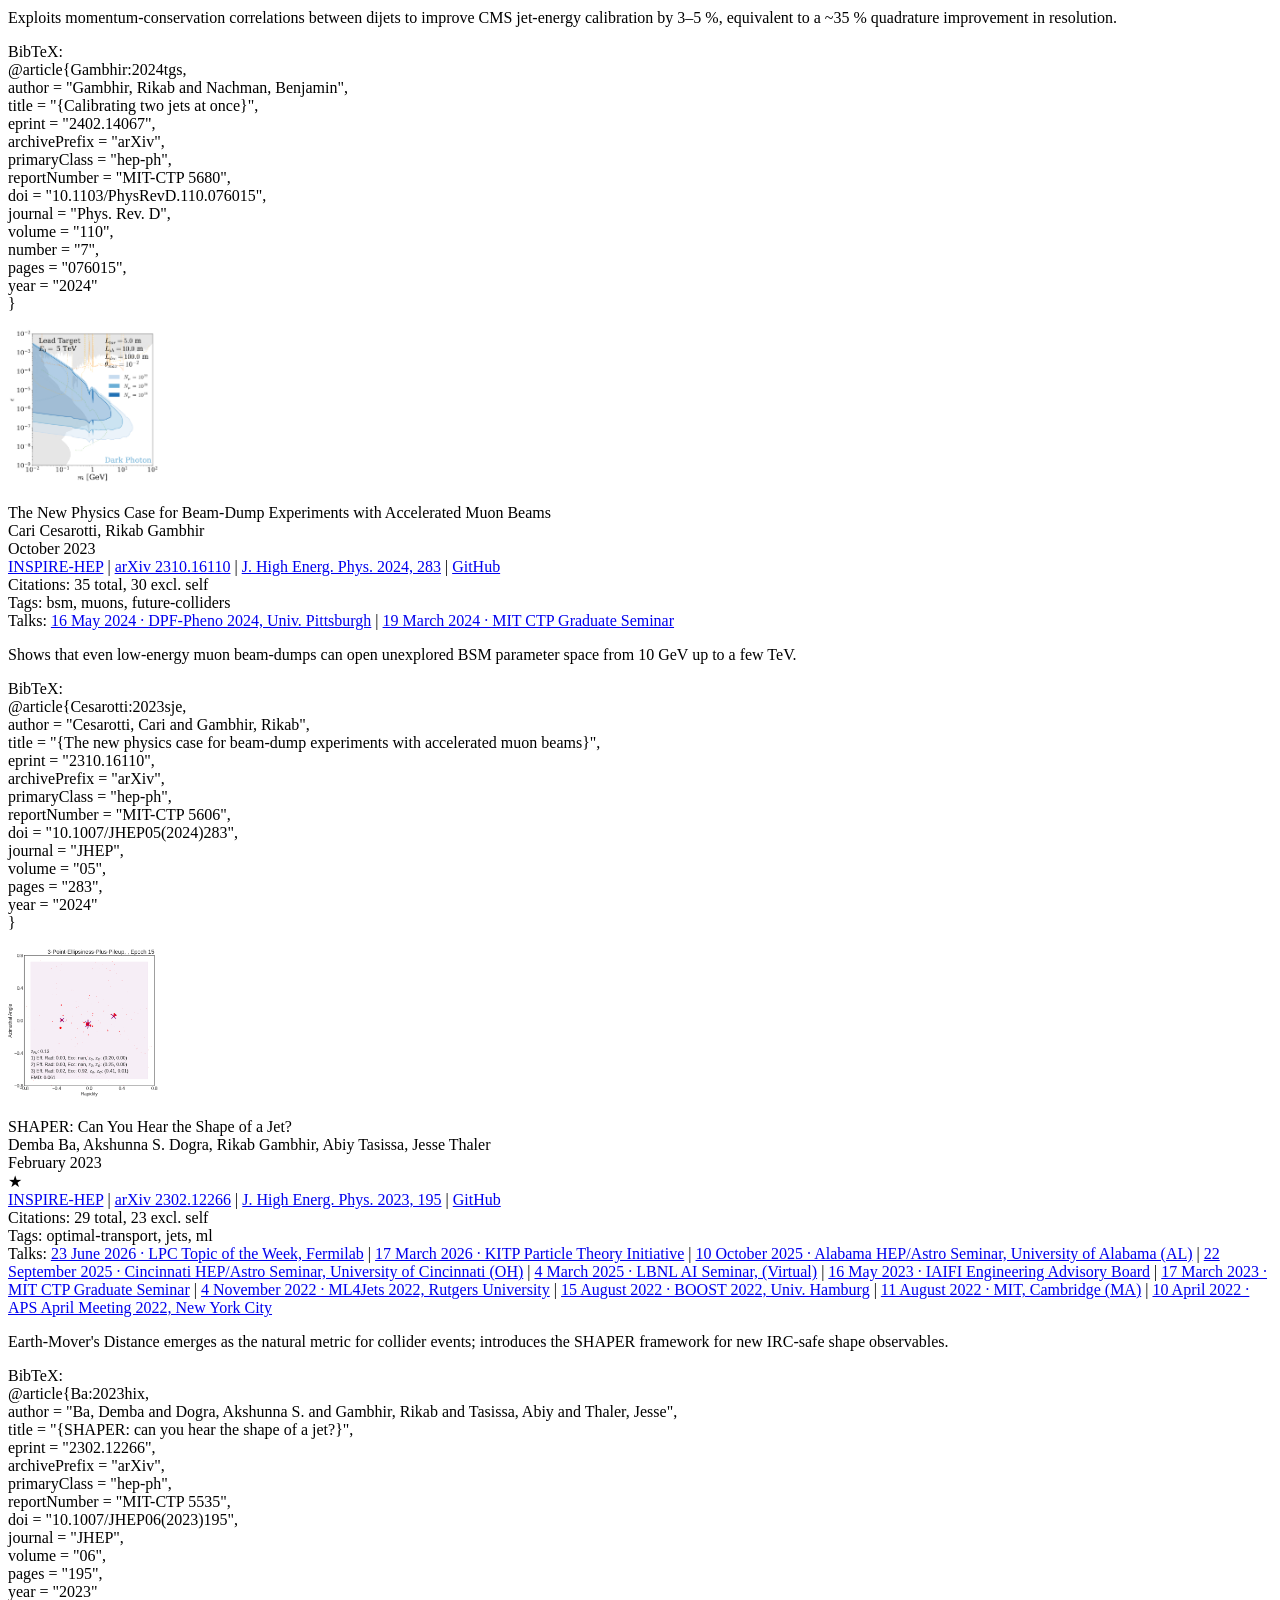
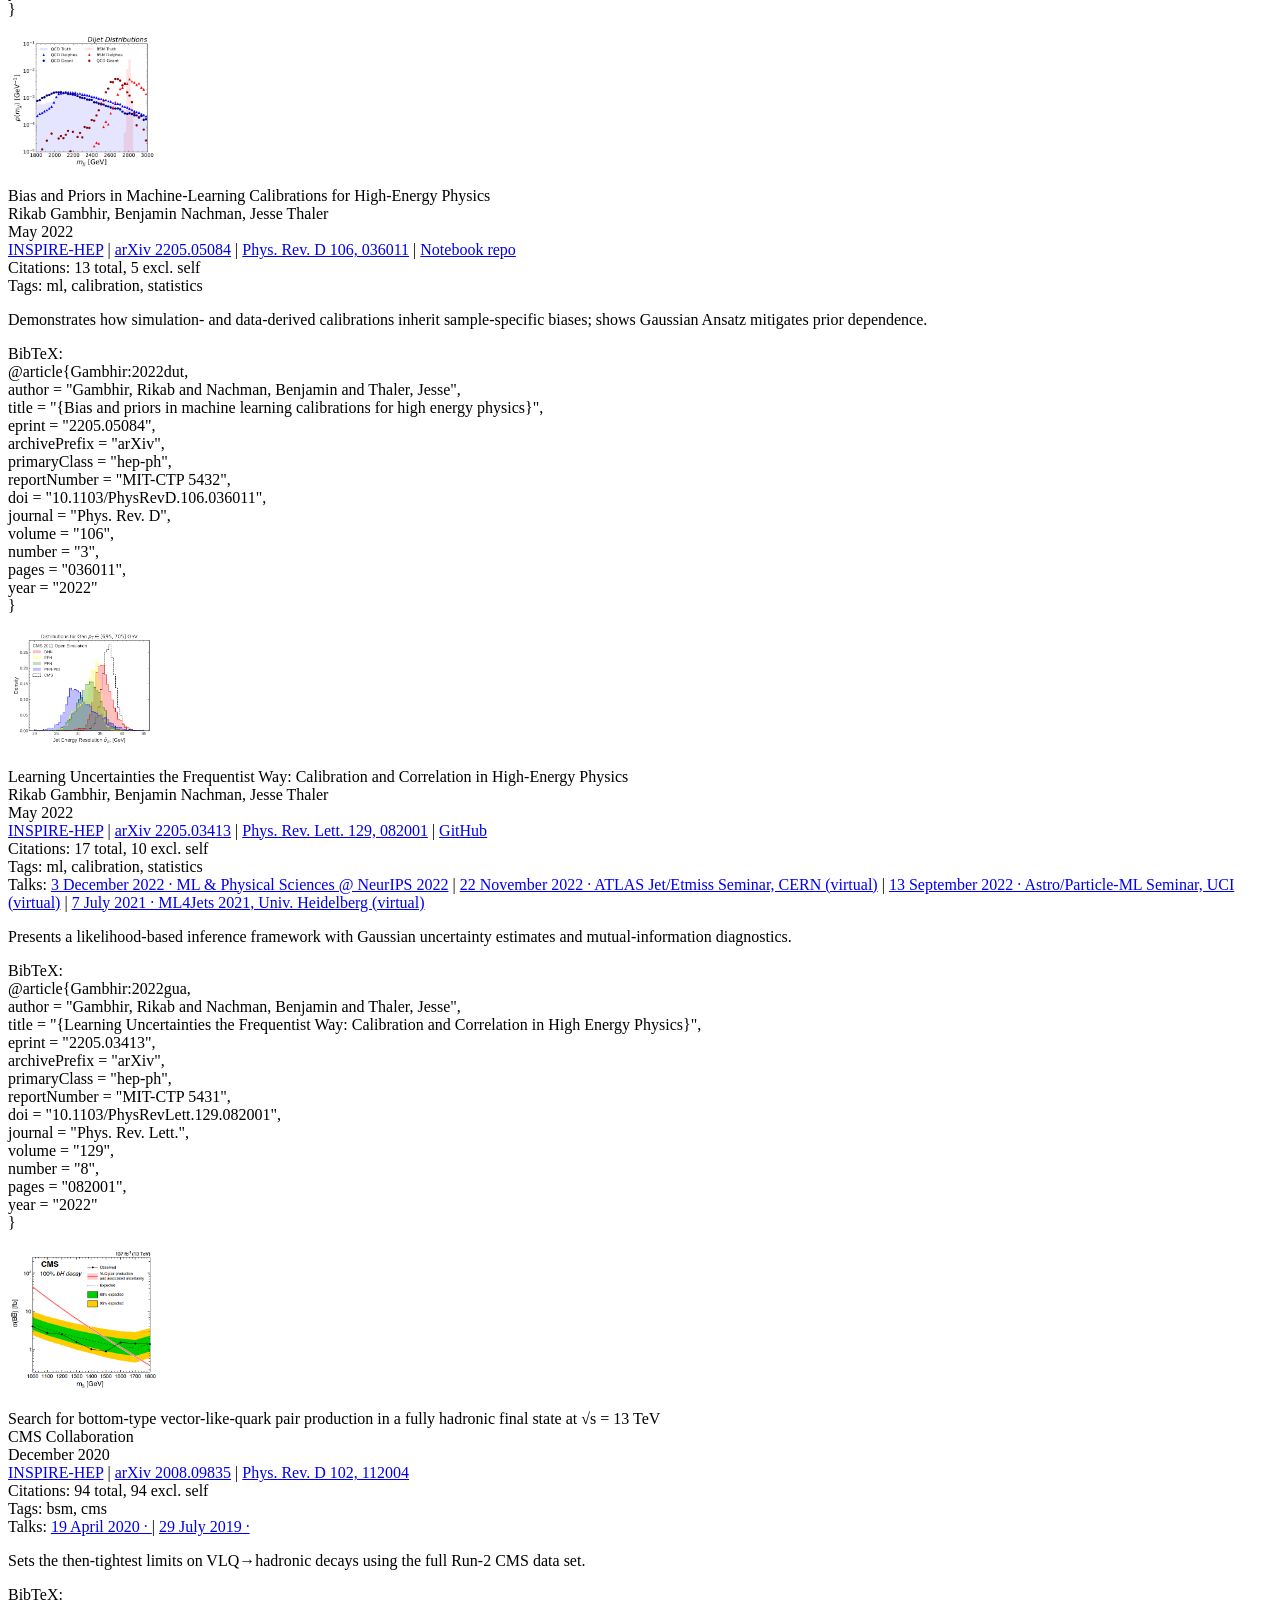
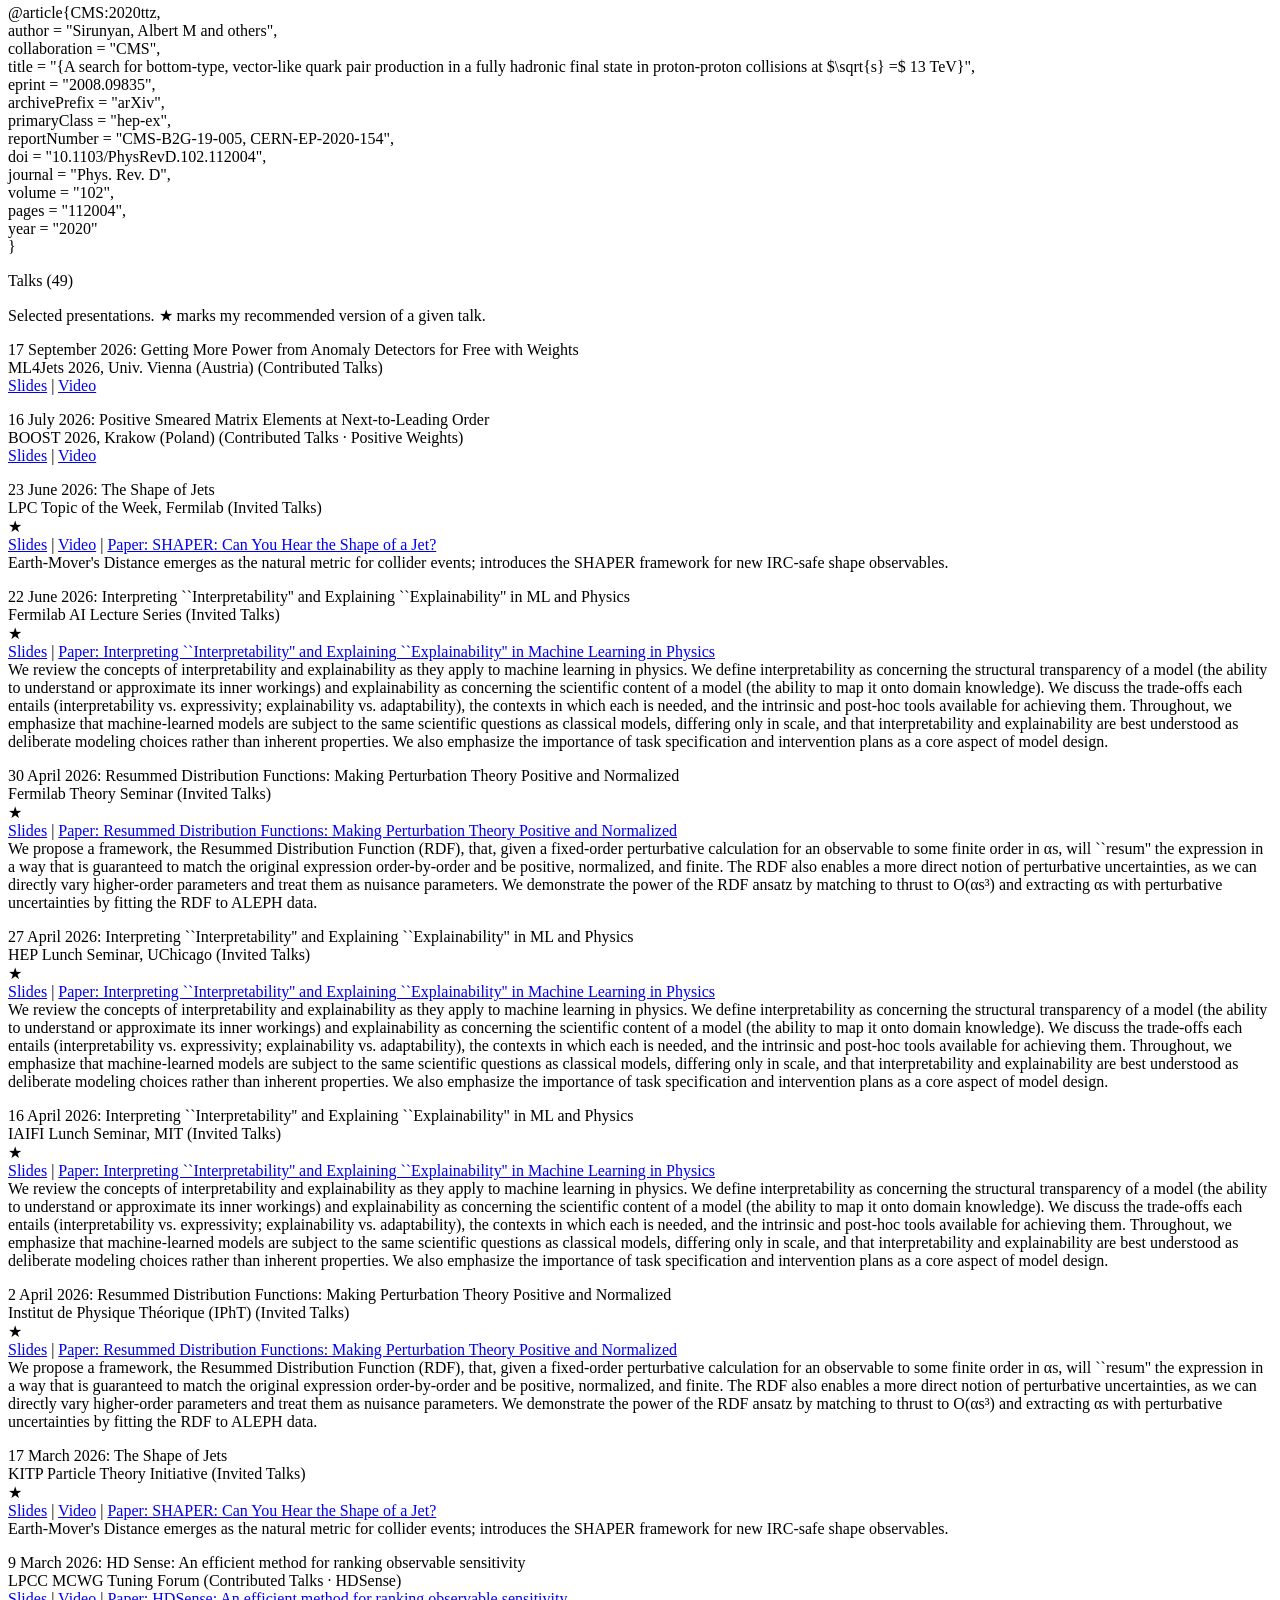
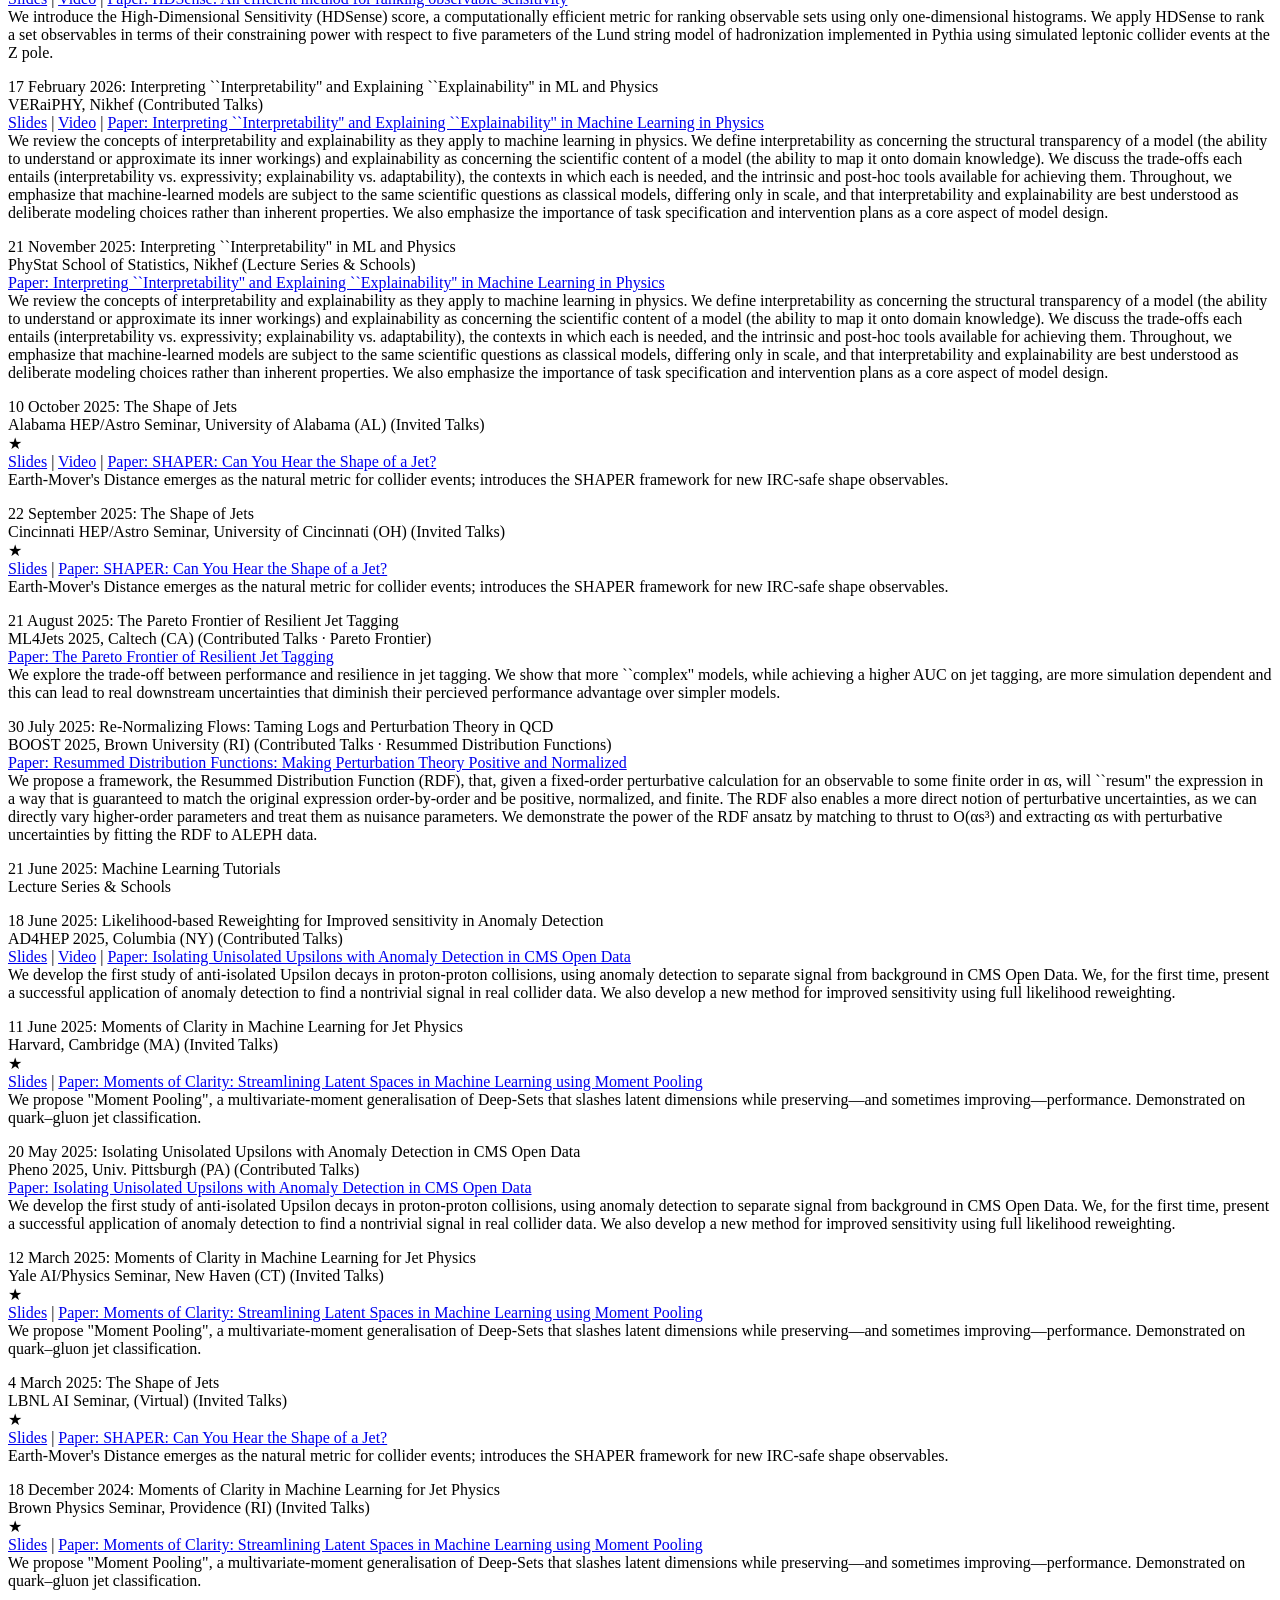
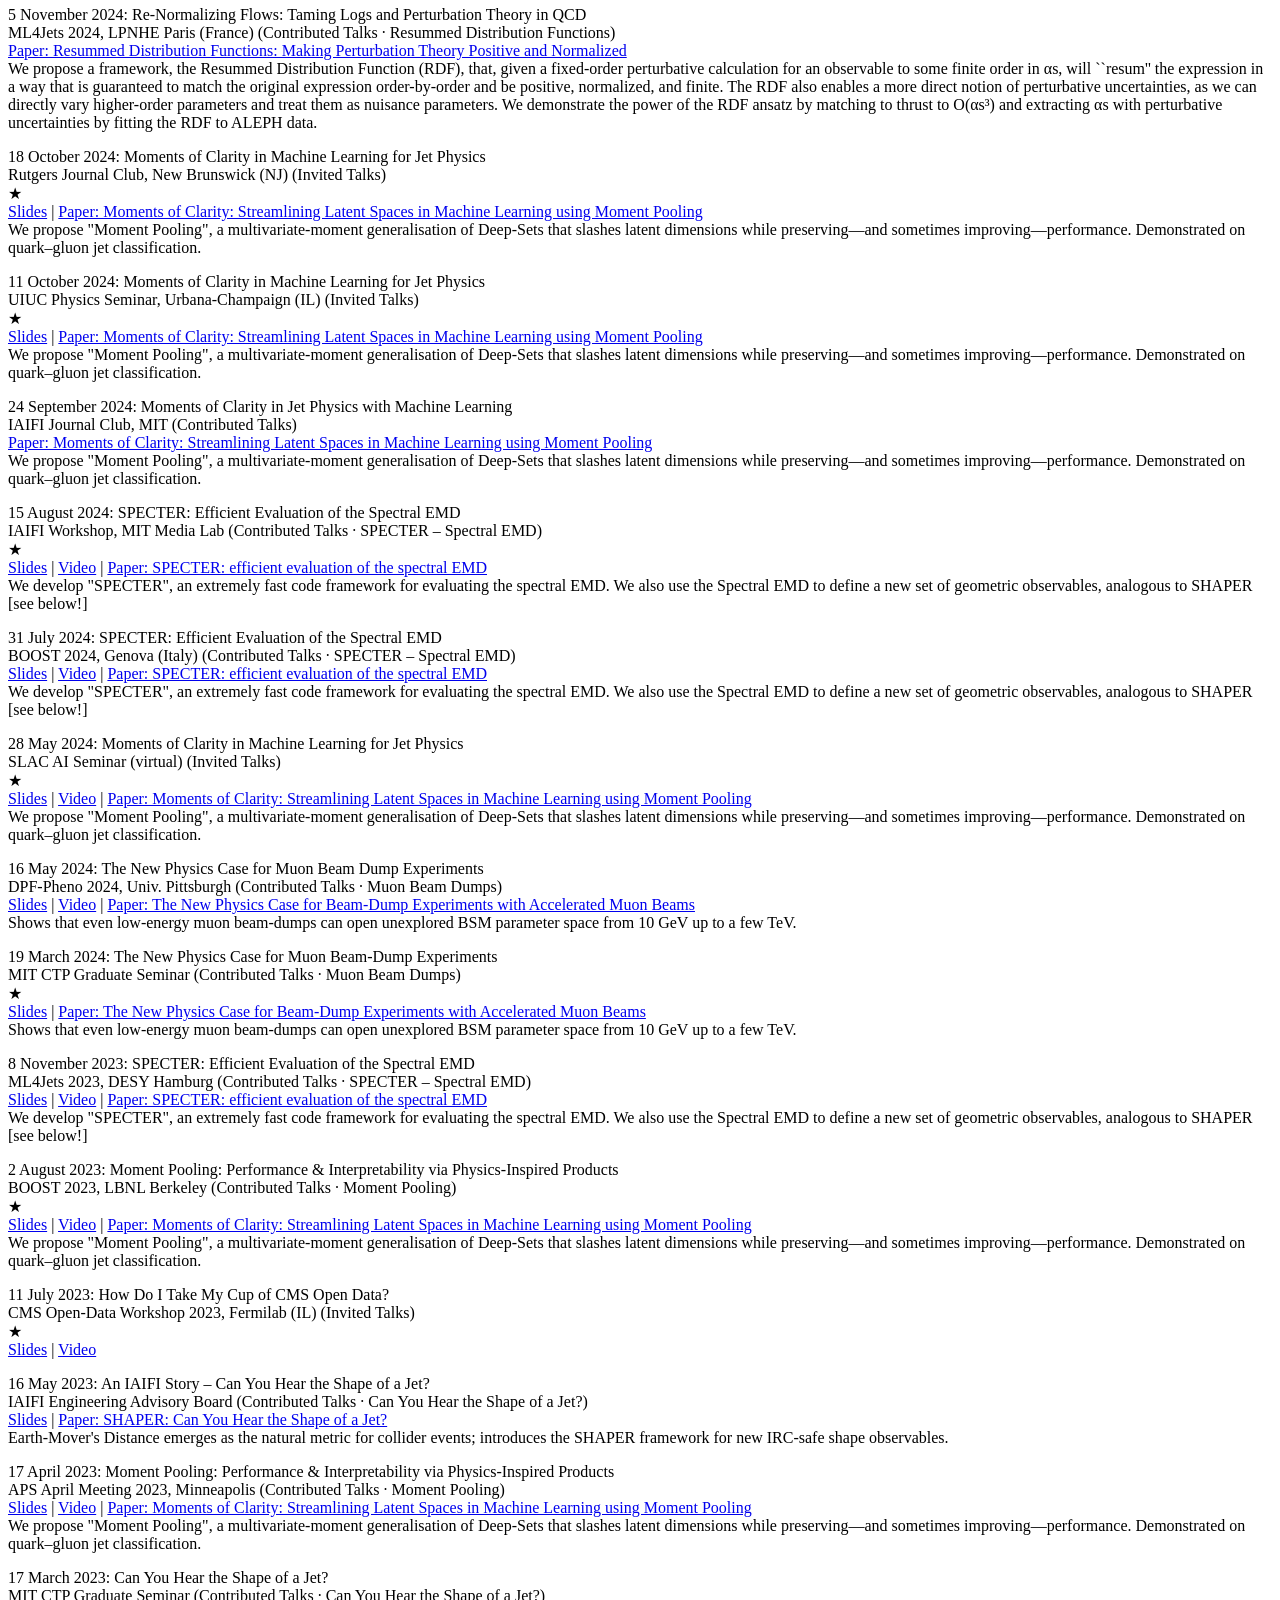
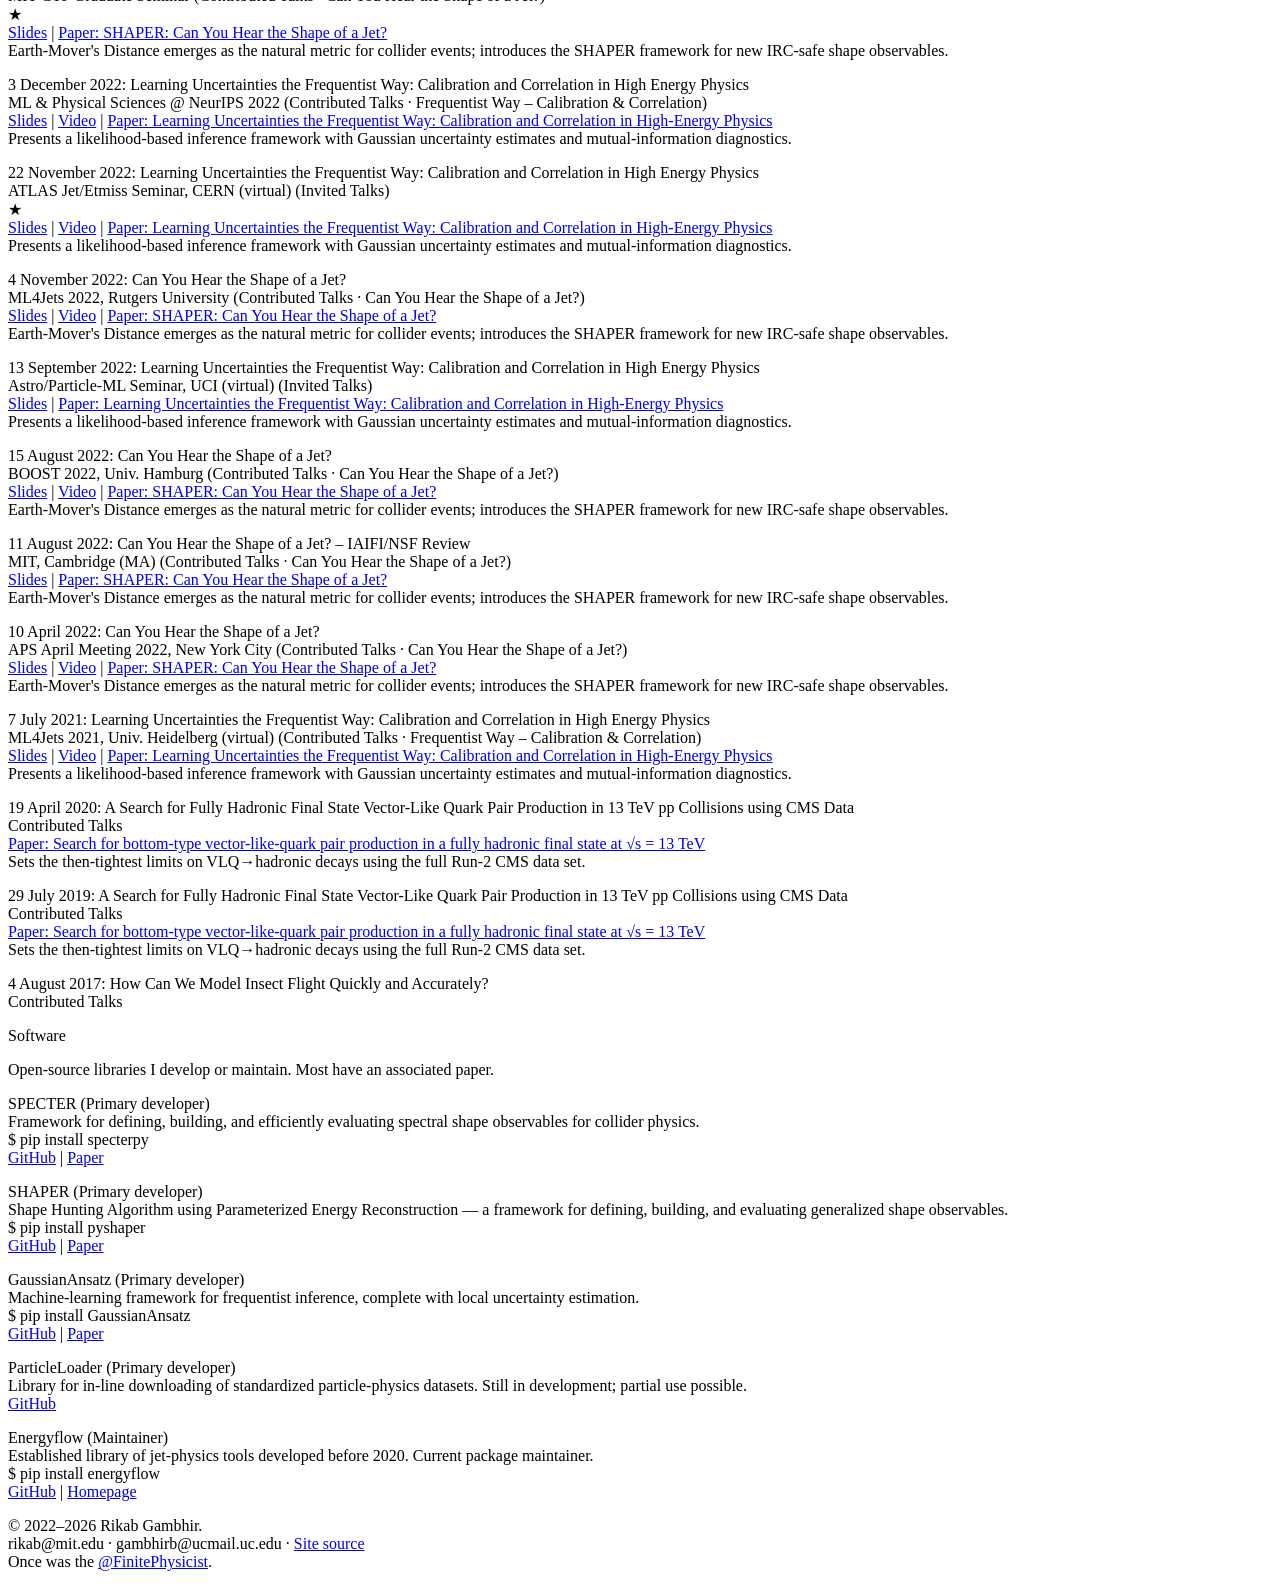
<file: html/index.html>
<!-- generated by scripts/build.py from content.yaml, do not edit -->
<!doctype html>
<html lang="en">
<head>
<meta charset="utf-8">
<meta name="viewport" content="width=device-width, initial-scale=1">
<title>Rikab Gambhir</title>
</head>
<body>

<p><img src="/assets/img/fun_headshot.jpg" width="150" alt=""></p>

<p>Rikab Gambhir<br>
Theoretical physicist &middot; postdoc, MLHAD Collaboration, University of Cincinnati</p>

<p><a href="/assets/pdf/rikab_CV.pdf">CV</a> | <a href="https://github.com/rikab">GitHub</a> | <a href="https://twitter.com/cornkab">Twitter</a> | <a href="https://www.linkedin.com/in/rikab-gambhir-457375136">LinkedIn</a> | <a href="https://scholar.google.com/citations?hl=en&amp;user=RkNe2TQAAAAJ">Google Scholar</a> | <a href="https://inspirehep.net/authors/3088466?ui-citation-summary=true">INSPIRE-HEP</a> | <a href="mailto:gambhirb@ucmail.uc.edu">gambhirb@ucmail.uc.edu</a></p>

<p>About</p>

<p>I&rsquo;m a postdoctoral researcher with the <a href="https://mlhad.org" target="_blank" rel="noopener">MLHAD Collaboration</a> at the <a href="https://www.uc.edu/" target="_blank" rel="noopener">University of Cincinnati</a>. I work at the intersection of jet physics, QCD, and machine learning &mdash; building tools and observables that make collider physics easier to reason about.</p>

<p>Before Cincinnati, I did my PhD at the <a href="https://physics.mit.edu/" target="_blank" rel="noopener">MIT Center for Theoretical Physics</a>, and before that, I did my undergrad in physics, applied sciences engineering, and mathematics at <a href="https://physics.rutgers.edu/" target="_blank" rel="noopener">Rutgers University</a>.</p>

<p>Reach me at <a href="mailto:gambhirb@ucmail.uc.edu">gambhirb@ucmail.uc.edu</a>. Full history is in the <a href="/assets/pdf/rikab_CV.pdf">CV</a>.</p>

<p>Featured Research<br>
A few papers I'd recommend starting with.<br>
<a href="#paper-rdf">Resummed Distribution Functions: Making Perturbation Theory Positive and Normalized</a><br>
<a href="#paper-upsilons">Isolating Unisolated Upsilons with Anomaly Detection in CMS Open Data</a><br>
<a href="#paper-shaper">SHAPER: Can You Hear the Shape of a Jet?</a></p>

<p>Research (14)</p>

<p>Citations: 263 total, 209 excl. self<br>
h-index: 9<br>
Live from <a href="https://inspirehep.net">INSPIRE-HEP</a>. Refreshed weekly.</p>

<p><img src="/assets/img/interpretability.png" width="150" alt=""></p>
<p id="paper-interpretability">Interpreting ``Interpretability&#x27;&#x27; and Explaining ``Explainability&#x27;&#x27; in Machine Learning in Physics<br>
Rikab Gambhir, Luisa Lucie-Smith, Jesse Thaler<br>
June 2026<br>
<a href="https://inspirehep.net/literature?q=arxiv:2606.26228">INSPIRE-HEP</a> | <a href="https://arxiv.org/abs/2606.26228">arXiv 2606.26228</a><br>
Citations: 4 total, 3 excl. self<br>
Tags: ml, interpretability, statistics<br>
Talks: <a href="#talk-interpreting-interpretability-and-explai-2026-06-22">22 June 2026 · Fermilab AI Lecture Series</a> | <a href="#talk-interpreting-interpretability-and-explai-2026-04-27">27 April 2026 · HEP Lunch Seminar, UChicago</a> | <a href="#talk-interpreting-interpretability-and-explai-2026-04-16">16 April 2026 · IAIFI Lunch Seminar, MIT</a> | <a href="#talk-interpreting-interpretability-and-explai-2026-02-17">17 February 2026 · VERaiPHY, Nikhef</a> | <a href="#talk-interpreting-interpretability-in-ml-and--2025-11-21">21 November 2025 · PhyStat School of Statistics, Nikhef</a></p>
<p>We review the concepts of interpretability and explainability as they apply to machine learning in physics. We define interpretability as concerning the structural transparency of a model (the ability to understand or approximate its inner workings) and explainability as concerning the scientific content of a model (the ability to map it onto domain knowledge). We discuss the trade-offs each entails (interpretability vs. expressivity; explainability vs. adaptability), the contexts in which each is needed, and the intrinsic and post-hoc tools available for achieving them. Throughout, we emphasize that machine-learned models are subject to the same scientific questions as classical models, differing only in scale, and that interpretability and explainability are best understood as deliberate modeling choices rather than inherent properties. We also emphasize the importance of task specification and intervention plans as a core aspect of model design.</p>
<p>BibTeX:<br>
@article{Gambhir:2026cly,<br>
    author = &quot;Gambhir, Rikab and Lucie-Smith, Luisa and Thaler, Jesse&quot;,<br>
    title = &quot;{Interpreting &#x27;&#x27;Interpretability&#x27;&#x27; and Explaining &#x27;&#x27;Explainability&#x27;&#x27; in Machine Learning in Physics}&quot;,<br>
    eprint = &quot;2606.26228&quot;,<br>
    archivePrefix = &quot;arXiv&quot;,<br>
    primaryClass = &quot;physics.data-an&quot;,<br>
    reportNumber = &quot;MIT-CTP/6058&quot;,<br>
    month = &quot;6&quot;,<br>
    year = &quot;2026&quot;<br>
}</p>

<p><img src="/assets/img/vistas.png" width="150" alt=""></p>
<p id="paper-vistas">Vistas: A Visualization Interface for Particle Collision Simulations<br>
Benoît Assi, Christian Bierlich, Rikab Gambhir, Phil Ilten, Tony Menzo, Stephen Mrenna, Manuel Szewc, Michael K. Wilkinson, Jure Zupan<br>
June 2026<br>
<a href="https://inspirehep.net/literature?q=arxiv:2606.19524">INSPIRE-HEP</a> | <a href="https://arxiv.org/abs/2606.19524">arXiv 2606.19524</a><br>
Citations: 0 total, 0 excl. self<br>
Tags: hadronization, ml, statistics</p>
<p>We introduce Vistas, a tool for visualizing high-energy particle physics collisions simulated by the Pythia Monte-Carlo event generator. Particles produced from each of these stages are represented as lines in an interactive three-dimensional graph structure, where each line is along the direction of its particle&#x27;s three-momentum vector. The event can be rotated, translated and zoomed, and details for each particle can be accessed by selecting the relevant particle line. Additionally, particle lines from all stages of the simulation can be toggled on and off and can be filtered by particle-level kinematic selection requirements. This interactive environment provides an intuitive interpretation of Pythia simulation output, including detailed features such as color flow, beam remnants, and multiple parton interactions, making it a useful tool in physics education settings, from outreach activities to graduate particle-physics courses.</p>
<p>BibTeX:<br>
@article{Assi:2026xih,<br>
    author = &quot;Assi, Benoit and Bierlich, Christan and Gambhir, Rikab and Ilten, Philip and Menzo, Tony and Mrenna, Stephen and Szewc, Manuel and Wilkinson, Michael K. and Youssef, Ahmed and Zupan, Jure&quot;,<br>
    title = &quot;{Vistas: A Visualization Interface for Particle Collision Simulations}&quot;,<br>
    eprint = &quot;2606.19524&quot;,<br>
    archivePrefix = &quot;arXiv&quot;,<br>
    primaryClass = &quot;physics.ed-ph&quot;,<br>
    reportNumber = &quot;FERMILAB-PUB-26-0384-CSAID, MCNET-26-15&quot;,<br>
    month = &quot;6&quot;,<br>
    year = &quot;2026&quot;<br>
}</p>

<p><img src="/assets/img/hdsense.png" width="150" alt=""></p>
<p id="paper-hdsense">HDSense: An efficient method for ranking observable sensitivity<br>
Benoît Assi, Christian Bierlich, Rikab Gambhir, Phil Ilten, Tony Menzo, Stephen Mrenna, Manuel Szewc, Michael K. Wilkinson, Jure Zupan<br>
February 2026<br>
<a href="https://inspirehep.net/literature?q=arxiv:2602.01509">INSPIRE-HEP</a> | <a href="https://arxiv.org/abs/2602.01509">arXiv 2602.01509</a><br>
Citations: 1 total, 0 excl. self<br>
Tags: hadronization, ml, statistics<br>
Talks: <a href="#talk-hd-sense-an-efficient-method-for-ranking-2026-03-09">9 March 2026 · LPCC MCWG Tuning Forum</a></p>
<p>We introduce the High-Dimensional Sensitivity (HDSense) score, a computationally efficient metric for ranking observable sets using only one-dimensional histograms. We apply HDSense to rank a set observables in terms of their constraining power with respect to five parameters of the Lund string model of hadronization implemented in Pythia using simulated leptonic collider events at the Z pole.</p>
<p>BibTeX:<br>
@inproceedings{Assi:2026wyo,<br>
    author = &quot;Assi, Beno{\^\i}t and Bierlich, Christian and Gambhir, Rikab and Ilten, Phil and Menzo, Tony and Mrenna, Stephen and Szewc, Manuel and Wilkinson, Michael K. and Zupan, Jure&quot;,<br>
    title = &quot;{HDSense: An efficient method for ranking observable sensitivity}&quot;,<br>
    eprint = &quot;2602.01509&quot;,<br>
    archivePrefix = &quot;arXiv&quot;,<br>
    primaryClass = &quot;hep-ph&quot;,<br>
    reportNumber = &quot;FERMILAB-PUB-26-0034-CSAID&quot;,<br>
    month = &quot;2&quot;,<br>
    year = &quot;2026&quot;<br>
}</p>

<p><img src="/assets/img/rdf.png" width="150" alt=""></p>
<p id="paper-rdf">Resummed Distribution Functions: Making Perturbation Theory Positive and Normalized<br>
Rikab Gambhir, Radha Mastandrea<br>
December 2025<br>
★<br>
<a href="https://inspirehep.net/literature?q=arxiv:2512.04160">INSPIRE-HEP</a> | <a href="https://arxiv.org/abs/2512.04160">arXiv 2512.04160</a> | <a href="https://link.springer.com/article/10.1007/JHEP06(2026)243">J. High Energ. Phys. 2026, 243</a><br>
Citations: 5 total, 4 excl. self<br>
Tags: qcd, statistics, perturbation-theory<br>
Talks: <a href="#talk-resummed-distribution-functions-making-p-2026-04-30">30 April 2026 · Fermilab Theory Seminar</a> | <a href="#talk-resummed-distribution-functions-making-p-2026-04-02">2 April 2026 · Institut de Physique Théorique (IPhT)</a> | <a href="#talk-re-normalizing-flows-taming-logs-and-per-2025-07-30">30 July 2025 · BOOST 2025, Brown University (RI)</a> | <a href="#talk-re-normalizing-flows-taming-logs-and-per-2024-11-05">5 November 2024 · ML4Jets 2024, LPNHE Paris (France)</a></p>
<p>We propose a framework, the Resummed Distribution Function (RDF), that, given a fixed-order perturbative calculation for an observable to some finite order in αs, will ``resum&#x27;&#x27; the expression in a way that is guaranteed to match the original expression order-by-order and be positive, normalized, and finite. The RDF also enables a more direct notion of perturbative uncertainties, as we can directly vary higher-order parameters and treat them as nuisance parameters. We demonstrate the power of the RDF ansatz by matching to thrust to O(αs³) and extracting αs with perturbative uncertainties by fitting the RDF to ALEPH data.</p>
<p>BibTeX:<br>
@article{Gambhir:2025lka,<br>
    author = &quot;Gambhir, Rikab and Mastandrea, Radha&quot;,<br>
    title = &quot;{Resummed distribution functions: making perturbation theory positive and normalized}&quot;,<br>
    eprint = &quot;2512.04160&quot;,<br>
    archivePrefix = &quot;arXiv&quot;,<br>
    primaryClass = &quot;hep-ph&quot;,<br>
    doi = &quot;10.1007/JHEP06(2026)243&quot;,<br>
    journal = &quot;JHEP&quot;,<br>
    volume = &quot;06&quot;,<br>
    pages = &quot;243&quot;,<br>
    year = &quot;2026&quot;<br>
}</p>

<p><img src="/assets/img/pareto.png" width="150" alt=""></p>
<p id="paper-pareto">The Pareto Frontier of Resilient Jet Tagging<br>
Rikab Gambhir, Matt LeBlanc, Yuanchen Zhou<br>
September 2025<br>
<a href="https://inspirehep.net/literature?q=arxiv:2509.19431">INSPIRE-HEP</a> | <a href="https://arxiv.org/abs/2509.19431">arXiv 2509.19431</a><br>
Citations: 9 total, 7 excl. self<br>
Tags: ml, jets, robustness<br>
Talks: <a href="#talk-the-pareto-frontier-of-resilient-jet-tag-2025-08-21">21 August 2025 · ML4Jets 2025, Caltech (CA)</a></p>
<p>We explore the trade-off between performance and resilience in jet tagging. We show that more ``complex&#x27;&#x27; models, while achieving a higher AUC on jet tagging, are more simulation dependent and this can lead to real downstream uncertainties that diminish their percieved performance advantage over simpler models.</p>
<p>BibTeX:<br>
@inproceedings{Gambhir:2025xim,<br>
    author = &quot;Gambhir, Rikab and LeBlanc, Matt and Zhou, Yuanchen&quot;,<br>
    title = &quot;{The Pareto Frontier of Resilient Jet Tagging}&quot;,<br>
    booktitle = &quot;{39th Annual Conference on Neural Information Processing Systems}: {Includes Machine Learning and the Physical Sciences (ML4PS)}&quot;,<br>
    eprint = &quot;2509.19431&quot;,<br>
    archivePrefix = &quot;arXiv&quot;,<br>
    primaryClass = &quot;hep-ph&quot;,<br>
    reportNumber = &quot;MIT-CTP 5929&quot;,<br>
    month = &quot;9&quot;,<br>
    year = &quot;2025&quot;<br>
}</p>

<p><img src="/assets/img/jester.png" width="150" alt=""></p>
<p id="paper-april-fools-2025">A Search for ``New Physics&#x27;&#x27;, ``Beyond the Standard Model&#x27;&#x27;<br>
Rikab Gambhir<br>
April 2025<br>
🃏 April Fools<br>
<a href="https://inspirehep.net/literature?q=arxiv:2503.22790">INSPIRE-HEP</a> | <a href="https://arxiv.org/abs/2503.22790">arXiv 2503.22790</a></p>
<p>In this distinguished work, I search for ``new physics&#x27;&#x27; and ``beyond the Standard Model&#x27;&#x27; &amp;mdash; and find them.</p>
<p>BibTeX:<br>
@article{Gambhir:2025gjs,<br>
    author = &quot;Gambhir, Rikab&quot;,<br>
    title = &quot;{A Search for &#x27;&#x27;New Physics&#x27;&#x27; &#x27;&#x27;Beyond the Standard Model&#x27;&#x27; in Open Data with Machine Learning}&quot;,<br>
    eprint = &quot;2503.22790&quot;,<br>
    archivePrefix = &quot;arXiv&quot;,<br>
    primaryClass = &quot;hep-ph&quot;,<br>
    month = &quot;3&quot;,<br>
    year = &quot;2025&quot;<br>
}</p>

<p><img src="/assets/img/upsilons.png" width="150" alt=""></p>
<p id="paper-upsilons">Isolating Unisolated Upsilons with Anomaly Detection in CMS Open Data<br>
Rikab Gambhir, Radha Mastandrea, Ben Nachman, Jesse Thaler<br>
February 2025<br>
★<br>
<a href="https://inspirehep.net/literature?q=arxiv:2502.14036">INSPIRE-HEP</a> | <a href="https://arxiv.org/abs/2502.14036">arXiv 2502.14036</a> | <a href="https://journals.aps.org/prl/abstract/10.1103/vvv3-5kkl">Phys. Rev. Lett. 135, 021902</a> | <a href="https://github.com/hep-lbdl/dimuonAD/">GitHub</a><br>
Citations: 23 total, 12 excl. self<br>
Tags: anomaly-detection, ml, open-data, cms<br>
Talks: <a href="#talk-likelihood-based-reweighting-for-improve-2025-06-18">18 June 2025 · AD4HEP 2025, Columbia (NY)</a> | <a href="#talk-isolating-unisolated-upsilons-with-anoma-2025-05-20">20 May 2025 · Pheno 2025, Univ. Pittsburgh (PA)</a></p>
<p>We develop the first study of anti-isolated Upsilon decays in proton-proton collisions, using anomaly detection to separate signal from background in CMS Open Data. We, for the first time, present a successful application of anomaly detection to find a nontrivial signal in real collider data. We also develop a new method for improved sensitivity using full likelihood reweighting.</p>
<p>BibTeX:<br>
@article{Gambhir:2025afb,<br>
    author = &quot;Gambhir, Rikab and Mastandrea, Radha and Nachman, Benjamin and Thaler, Jesse&quot;,<br>
    title = &quot;{Isolating Unisolated Upsilons with Anomaly Detection in CMS Open Data}&quot;,<br>
    eprint = &quot;2502.14036&quot;,<br>
    archivePrefix = &quot;arXiv&quot;,<br>
    primaryClass = &quot;hep-ph&quot;,<br>
    reportNumber = &quot;MIT-CTP 5843&quot;,<br>
    doi = &quot;10.1103/vvv3-5kkl&quot;,<br>
    journal = &quot;Phys. Rev. Lett.&quot;,<br>
    volume = &quot;135&quot;,<br>
    number = &quot;2&quot;,<br>
    pages = &quot;021902&quot;,<br>
    year = &quot;2025&quot;<br>
}</p>

<p><img src="/assets/img/specter.png" width="150" alt=""></p>
<p id="paper-specter">SPECTER: efficient evaluation of the spectral EMD<br>
Rikab Gambhir, Andrew Larkoski, Jesse Thaler<br>
October 2024<br>
<a href="https://inspirehep.net/literature?q=arxiv:2410.05379">INSPIRE-HEP</a> | <a href="https://arxiv.org/abs/2410.05379">arXiv 2410.05379</a> | <a href="https://link.springer.com/article/10.1007/JHEP12(2024)219">J. High Energ. Phys. 2024, 219</a> | <a href="https://github.com/rikab/SPECTER">GitHub</a><br>
Citations: 16 total, 10 excl. self<br>
Tags: optimal-transport, jets, ml<br>
Talks: <a href="#talk-specter-efficient-evaluation-of-the-spec-2024-08-15">15 August 2024 · IAIFI Workshop, MIT Media Lab</a> | <a href="#talk-specter-efficient-evaluation-of-the-spec-2024-07-31">31 July 2024 · BOOST 2024, Genova (Italy)</a> | <a href="#talk-specter-efficient-evaluation-of-the-spec-2023-11-08">8 November 2023 · ML4Jets 2023, DESY Hamburg</a></p>
<p>We develop &quot;SPECTER&quot;, an extremely fast code framework for evaluating the spectral EMD. We also use the Spectral EMD to define a new set of geometric observables, analogous to SHAPER [see below!]</p>
<p>BibTeX:<br>
@article{Gambhir:2024ndc,<br>
    author = &quot;Gambhir, Rikab and Larkoski, Andrew J. and Thaler, Jesse&quot;,<br>
    title = &quot;{SPECTER: efficient evaluation of the spectral EMD}&quot;,<br>
    eprint = &quot;2410.05379&quot;,<br>
    archivePrefix = &quot;arXiv&quot;,<br>
    primaryClass = &quot;hep-ph&quot;,<br>
    reportNumber = &quot;MIT-CTP 5771&quot;,<br>
    doi = &quot;10.1007/JHEP12(2024)219&quot;,<br>
    journal = &quot;JHEP&quot;,<br>
    volume = &quot;12&quot;,<br>
    pages = &quot;219&quot;,<br>
    year = &quot;2025&quot;<br>
}</p>

<p><img src="/assets/img/moments.png" width="150" alt=""></p>
<p id="paper-moments">Moments of Clarity: Streamlining Latent Spaces in Machine Learning using Moment Pooling<br>
Rikab Gambhir, Athis Osathapan, Jesse Thaler<br>
March 2024<br>
<a href="https://inspirehep.net/literature?q=arxiv:2403.08854">INSPIRE-HEP</a> | <a href="https://arxiv.org/abs/2403.08854">arXiv 2403.08854</a> | <a href="https://doi.org/10.1103/PhysRevD.110.074020">Phys. Rev. D 110, 074020</a> | <a href="https://github.com/rikab/MomentAnalysis">GitHub</a><br>
Citations: 12 total, 9 excl. self<br>
Tags: ml, jets, interpretability<br>
Talks: <a href="#talk-moments-of-clarity-in-machine-learning-f-2025-06-11">11 June 2025 · Harvard, Cambridge (MA)</a> | <a href="#talk-moments-of-clarity-in-machine-learning-f-2025-03-12">12 March 2025 · Yale AI/Physics Seminar, New Haven (CT)</a> | <a href="#talk-moments-of-clarity-in-machine-learning-f-2024-12-18">18 December 2024 · Brown Physics Seminar, Providence (RI)</a> | <a href="#talk-moments-of-clarity-in-machine-learning-f-2024-10-18">18 October 2024 · Rutgers Journal Club, New Brunswick (NJ)</a> | <a href="#talk-moments-of-clarity-in-machine-learning-f-2024-10-11">11 October 2024 · UIUC Physics Seminar, Urbana-Champaign (IL)</a> | <a href="#talk-moments-of-clarity-in-jet-physics-with-m-2024-09-24">24 September 2024 · IAIFI Journal Club, MIT</a> | <a href="#talk-moments-of-clarity-in-machine-learning-f-2024-05-28">28 May 2024 · SLAC AI Seminar (virtual)</a> | <a href="#talk-moment-pooling-performance-interpretabil-2023-08-02">2 August 2023 · BOOST 2023, LBNL Berkeley</a> | <a href="#talk-moment-pooling-performance-interpretabil-2023-04-17">17 April 2023 · APS April Meeting 2023, Minneapolis</a></p>
<p>We propose &quot;Moment Pooling&quot;, a multivariate-moment generalisation of Deep-Sets that slashes latent dimensions while preserving—and sometimes improving—performance. Demonstrated on quark–gluon jet classification.</p>
<p>BibTeX:<br>
@article{Gambhir:2024dtf,<br>
    author = &quot;Gambhir, Rikab and Osathapan, Athis and Thaler, Jesse&quot;,<br>
    title = &quot;{Streamlining latent spaces in machine learning using moment pooling}&quot;,<br>
    eprint = &quot;2403.08854&quot;,<br>
    archivePrefix = &quot;arXiv&quot;,<br>
    primaryClass = &quot;hep-ph&quot;,<br>
    reportNumber = &quot;MIT-CTP 5689&quot;,<br>
    doi = &quot;10.1103/PhysRevD.110.074020&quot;,<br>
    journal = &quot;Phys. Rev. D&quot;,<br>
    volume = &quot;110&quot;,<br>
    number = &quot;7&quot;,<br>
    pages = &quot;074020&quot;,<br>
    year = &quot;2024&quot;<br>
}</p>

<p><img src="/assets/img/Seeing_Double.png" width="150" alt=""></p>
<p id="paper-seeing-double">Seeing Double: Calibrating Two Jets at Once<br>
Rikab Gambhir, Benjamin Nachman<br>
February 2024<br>
<a href="https://inspirehep.net/literature?q=arxiv:2402.14067">INSPIRE-HEP</a> | <a href="https://arxiv.org/abs/2402.14067">arXiv 2402.14067</a> | <a href="https://doi.org/10.1103/PhysRevD.110.076015">Phys. Rev. D 110, 076015</a> | <a href="https://github.com/rikab/SeeingDouble">GitHub</a><br>
Citations: 5 total, 2 excl. self<br>
Tags: calibration, ml, cms</p>
<p>Exploits momentum-conservation correlations between dijets to improve CMS jet-energy calibration by 3–5 %, equivalent to a ~35 % quadrature improvement in resolution.</p>
<p>BibTeX:<br>
@article{Gambhir:2024tgs,<br>
    author = &quot;Gambhir, Rikab and Nachman, Benjamin&quot;,<br>
    title = &quot;{Calibrating two jets at once}&quot;,<br>
    eprint = &quot;2402.14067&quot;,<br>
    archivePrefix = &quot;arXiv&quot;,<br>
    primaryClass = &quot;hep-ph&quot;,<br>
    reportNumber = &quot;MIT-CTP 5680&quot;,<br>
    doi = &quot;10.1103/PhysRevD.110.076015&quot;,<br>
    journal = &quot;Phys. Rev. D&quot;,<br>
    volume = &quot;110&quot;,<br>
    number = &quot;7&quot;,<br>
    pages = &quot;076015&quot;,<br>
    year = &quot;2024&quot;<br>
}</p>

<p><img src="/assets/img/beam_dump.png" width="150" alt=""></p>
<p id="paper-muon-beam-dump">The New Physics Case for Beam-Dump Experiments with Accelerated Muon Beams<br>
Cari Cesarotti, Rikab Gambhir<br>
October 2023<br>
<a href="https://inspirehep.net/literature?q=arxiv:2310.16110">INSPIRE-HEP</a> | <a href="https://arxiv.org/abs/2310.16110">arXiv 2310.16110</a> | <a href="https://doi.org/10.1007/JHEP05(2024)283">J. High Energ. Phys. 2024, 283</a> | <a href="https://github.com/rikab/MuonBeamDump">GitHub</a><br>
Citations: 35 total, 30 excl. self<br>
Tags: bsm, muons, future-colliders<br>
Talks: <a href="#talk-the-new-physics-case-for-muon-beam-dump--2024-05-16">16 May 2024 · DPF-Pheno 2024, Univ. Pittsburgh</a> | <a href="#talk-the-new-physics-case-for-muon-beam-dump--2024-03-19">19 March 2024 · MIT CTP Graduate Seminar</a></p>
<p>Shows that even low-energy muon beam-dumps can open unexplored BSM parameter space from 10 GeV up to a few TeV.</p>
<p>BibTeX:<br>
@article{Cesarotti:2023sje,<br>
    author = &quot;Cesarotti, Cari and Gambhir, Rikab&quot;,<br>
    title = &quot;{The new physics case for beam-dump experiments with accelerated muon beams}&quot;,<br>
    eprint = &quot;2310.16110&quot;,<br>
    archivePrefix = &quot;arXiv&quot;,<br>
    primaryClass = &quot;hep-ph&quot;,<br>
    reportNumber = &quot;MIT-CTP 5606&quot;,<br>
    doi = &quot;10.1007/JHEP05(2024)283&quot;,<br>
    journal = &quot;JHEP&quot;,<br>
    volume = &quot;05&quot;,<br>
    pages = &quot;283&quot;,<br>
    year = &quot;2024&quot;<br>
}</p>

<p><img src="/assets/img/SHAPER.gif" width="150" alt=""></p>
<p id="paper-shaper">SHAPER: Can You Hear the Shape of a Jet?<br>
Demba Ba, Akshunna S. Dogra, Rikab Gambhir, Abiy Tasissa, Jesse Thaler<br>
February 2023<br>
★<br>
<a href="https://inspirehep.net/literature?q=arxiv:2302.12266">INSPIRE-HEP</a> | <a href="https://arxiv.org/abs/2302.12266">arXiv 2302.12266</a> | <a href="https://link.springer.com/article/10.1007/JHEP06(2023)195">J. High Energ. Phys. 2023, 195</a> | <a href="https://github.com/rikab/SHAPER">GitHub</a><br>
Citations: 29 total, 23 excl. self<br>
Tags: optimal-transport, jets, ml<br>
Talks: <a href="#talk-the-shape-of-jets-2026-06-23">23 June 2026 · LPC Topic of the Week, Fermilab</a> | <a href="#talk-the-shape-of-jets-2026-03-17">17 March 2026 · KITP Particle Theory Initiative</a> | <a href="#talk-the-shape-of-jets-2025-10-10">10 October 2025 · Alabama HEP/Astro Seminar, University of Alabama (AL)</a> | <a href="#talk-the-shape-of-jets-2025-09-22">22 September 2025 · Cincinnati HEP/Astro Seminar, University of Cincinnati (OH)</a> | <a href="#talk-the-shape-of-jets-2025-03-04">4 March 2025 · LBNL AI Seminar, (Virtual)</a> | <a href="#talk-an-iaifi-story-can-you-hear-the-shape-of-2023-05-16">16 May 2023 · IAIFI Engineering Advisory Board</a> | <a href="#talk-can-you-hear-the-shape-of-a-jet-2023-03-17">17 March 2023 · MIT CTP Graduate Seminar</a> | <a href="#talk-can-you-hear-the-shape-of-a-jet-2022-11-04">4 November 2022 · ML4Jets 2022, Rutgers University</a> | <a href="#talk-can-you-hear-the-shape-of-a-jet-2022-08-15">15 August 2022 · BOOST 2022, Univ. Hamburg</a> | <a href="#talk-can-you-hear-the-shape-of-a-jet-iaifi-ns-2022-08-11">11 August 2022 · MIT, Cambridge (MA)</a> | <a href="#talk-can-you-hear-the-shape-of-a-jet-2022-04-10">10 April 2022 · APS April Meeting 2022, New York City</a></p>
<p>Earth-Mover&#x27;s Distance emerges as the natural metric for collider events; introduces the SHAPER framework for new IRC-safe shape observables.</p>
<p>BibTeX:<br>
@article{Ba:2023hix,<br>
    author = &quot;Ba, Demba and Dogra, Akshunna S. and Gambhir, Rikab and Tasissa, Abiy and Thaler, Jesse&quot;,<br>
    title = &quot;{SHAPER: can you hear the shape of a jet?}&quot;,<br>
    eprint = &quot;2302.12266&quot;,<br>
    archivePrefix = &quot;arXiv&quot;,<br>
    primaryClass = &quot;hep-ph&quot;,<br>
    reportNumber = &quot;MIT-CTP 5535&quot;,<br>
    doi = &quot;10.1007/JHEP06(2023)195&quot;,<br>
    journal = &quot;JHEP&quot;,<br>
    volume = &quot;06&quot;,<br>
    pages = &quot;195&quot;,<br>
    year = &quot;2023&quot;<br>
}</p>

<p><img src="/assets/img/Calibration_Priors.png" width="150" alt=""></p>
<p id="paper-calibration-priors">Bias and Priors in Machine-Learning Calibrations for High-Energy Physics<br>
Rikab Gambhir, Benjamin Nachman, Jesse Thaler<br>
May 2022<br>
<a href="https://inspirehep.net/literature?q=arxiv:2205.05084">INSPIRE-HEP</a> | <a href="https://arxiv.org/abs/2205.05084">arXiv 2205.05084</a> | <a href="https://journals.aps.org/prd/abstract/10.1103/PhysRevD.106.036011">Phys. Rev. D 106, 036011</a> | <a href="https://github.com/hep-lbdl/calibrationpriors">Notebook repo</a><br>
Citations: 13 total, 5 excl. self<br>
Tags: ml, calibration, statistics</p>
<p>Demonstrates how simulation- and data-derived calibrations inherit sample-specific biases; shows Gaussian Ansatz mitigates prior dependence.</p>
<p>BibTeX:<br>
@article{Gambhir:2022dut,<br>
    author = &quot;Gambhir, Rikab and Nachman, Benjamin and Thaler, Jesse&quot;,<br>
    title = &quot;{Bias and priors in machine learning calibrations for high energy physics}&quot;,<br>
    eprint = &quot;2205.05084&quot;,<br>
    archivePrefix = &quot;arXiv&quot;,<br>
    primaryClass = &quot;hep-ph&quot;,<br>
    reportNumber = &quot;MIT-CTP 5432&quot;,<br>
    doi = &quot;10.1103/PhysRevD.106.036011&quot;,<br>
    journal = &quot;Phys. Rev. D&quot;,<br>
    volume = &quot;106&quot;,<br>
    number = &quot;3&quot;,<br>
    pages = &quot;036011&quot;,<br>
    year = &quot;2022&quot;<br>
}</p>

<p><img src="/assets/img/Freq_Way.png" width="150" alt=""></p>
<p id="paper-frequentist-way">Learning Uncertainties the Frequentist Way: Calibration and Correlation in High-Energy Physics<br>
Rikab Gambhir, Benjamin Nachman, Jesse Thaler<br>
May 2022<br>
<a href="https://inspirehep.net/literature?q=arxiv:2205.03413">INSPIRE-HEP</a> | <a href="https://arxiv.org/abs/2205.03413">arXiv 2205.03413</a> | <a href="https://journals.aps.org/prl/abstract/10.1103/PhysRevLett.129.082001">Phys. Rev. Lett. 129, 082001</a> | <a href="https://github.com/rikab/GaussianAnsatz/tree/main/JEC">GitHub</a><br>
Citations: 17 total, 10 excl. self<br>
Tags: ml, calibration, statistics<br>
Talks: <a href="#talk-learning-uncertainties-the-frequentist-w-2022-12-03">3 December 2022 · ML &amp; Physical Sciences @ NeurIPS 2022</a> | <a href="#talk-learning-uncertainties-the-frequentist-w-2022-11-22">22 November 2022 · ATLAS Jet/Etmiss Seminar, CERN (virtual)</a> | <a href="#talk-learning-uncertainties-the-frequentist-w-2022-09-13">13 September 2022 · Astro/Particle-ML Seminar, UCI (virtual)</a> | <a href="#talk-learning-uncertainties-the-frequentist-w-2021-07-07">7 July 2021 · ML4Jets 2021, Univ. Heidelberg (virtual)</a></p>
<p>Presents a likelihood-based inference framework with Gaussian uncertainty estimates and mutual-information diagnostics.</p>
<p>BibTeX:<br>
@article{Gambhir:2022gua,<br>
    author = &quot;Gambhir, Rikab and Nachman, Benjamin and Thaler, Jesse&quot;,<br>
    title = &quot;{Learning Uncertainties the Frequentist Way: Calibration and Correlation in High Energy Physics}&quot;,<br>
    eprint = &quot;2205.03413&quot;,<br>
    archivePrefix = &quot;arXiv&quot;,<br>
    primaryClass = &quot;hep-ph&quot;,<br>
    reportNumber = &quot;MIT-CTP 5431&quot;,<br>
    doi = &quot;10.1103/PhysRevLett.129.082001&quot;,<br>
    journal = &quot;Phys. Rev. Lett.&quot;,<br>
    volume = &quot;129&quot;,<br>
    number = &quot;8&quot;,<br>
    pages = &quot;082001&quot;,<br>
    year = &quot;2022&quot;<br>
}</p>

<p><img src="/assets/img/exclusion.png" width="150" alt=""></p>
<p id="paper-vlq">Search for bottom-type vector-like-quark pair production in a fully hadronic final state at √s = 13 TeV<br>
CMS Collaboration<br>
December 2020<br>
<a href="https://inspirehep.net/literature?q=arxiv:2008.09835">INSPIRE-HEP</a> | <a href="https://arxiv.org/abs/2008.09835">arXiv 2008.09835</a> | <a href="https://journals.aps.org/prd/abstract/10.1103/PhysRevD.102.112004">Phys. Rev. D 102, 112004</a><br>
Citations: 94 total, 94 excl. self<br>
Tags: bsm, cms<br>
Talks: <a href="#talk-a-search-for-fully-hadronic-final-state--2020-04-19">19 April 2020 · </a> | <a href="#talk-a-search-for-fully-hadronic-final-state--2019-07-29">29 July 2019 · </a></p>
<p>Sets the then-tightest limits on VLQ→hadronic decays using the full Run-2 CMS data set.</p>
<p>BibTeX:<br>
@article{CMS:2020ttz,<br>
    author = &quot;Sirunyan, Albert M and others&quot;,<br>
    collaboration = &quot;CMS&quot;,<br>
    title = &quot;{A search for bottom-type, vector-like quark pair production in a fully hadronic final state in proton-proton collisions at $\sqrt{s} =$ 13 TeV}&quot;,<br>
    eprint = &quot;2008.09835&quot;,<br>
    archivePrefix = &quot;arXiv&quot;,<br>
    primaryClass = &quot;hep-ex&quot;,<br>
    reportNumber = &quot;CMS-B2G-19-005, CERN-EP-2020-154&quot;,<br>
    doi = &quot;10.1103/PhysRevD.102.112004&quot;,<br>
    journal = &quot;Phys. Rev. D&quot;,<br>
    volume = &quot;102&quot;,<br>
    pages = &quot;112004&quot;,<br>
    year = &quot;2020&quot;<br>
}</p>

<p>Talks (49)</p>

<p>Selected presentations. ★ marks my recommended version of a given talk.</p>

<p id="talk-getting-more-power-from-anomaly-detector-2026-09-17">17 September 2026: Getting More Power from Anomaly Detectors for Free with Weights<br>
ML4Jets 2026, Univ. Vienna (Austria) (Contributed Talks)<br>
<a href="/assets/talks/[ML4Jets 2026] Weighted Anomaly Detection.pdf">Slides</a> | <a href="https://indico.global/event/15240/contributions/165268/">Video</a></p>

<p id="talk-positive-smeared-matrix-elements-at-next-2026-07-16">16 July 2026:  Positive Smeared Matrix Elements at Next-to-Leading Order<br>
BOOST 2026, Krakow (Poland) (Contributed Talks · Positive Weights)<br>
<a href="/assets/talks/[BOOST 2026] Positive Weights.pdf">Slides</a> | <a href="https://indico.cern.ch/event/1574970/contributions/7103221/">Video</a></p>

<p id="talk-the-shape-of-jets-2026-06-23">23 June 2026: The Shape of Jets<br>
LPC Topic of the Week, Fermilab (Invited Talks)<br>
★<br>
<a href="/assets/talks/[Fermilab 2026] The Shape of Jets.pdf">Slides</a> | <a href="https://indico.cern.ch/event/1701878/">Video</a> | <a href="#paper-shaper">Paper: SHAPER: Can You Hear the Shape of a Jet?</a><br>
Earth-Mover&#x27;s Distance emerges as the natural metric for collider events; introduces the SHAPER framework for new IRC-safe shape observables.</p>

<p id="talk-interpreting-interpretability-and-explai-2026-06-22">22 June 2026: Interpreting ``Interpretability&#x27;&#x27; and Explaining ``Explainability&#x27;&#x27; in ML and Physics<br>
Fermilab AI Lecture Series (Invited Talks)<br>
★<br>
<a href="/assets/talks/[Fermilab 2026] Interpreting “Interpretability”.pdf">Slides</a> | <a href="#paper-interpretability">Paper: Interpreting ``Interpretability&#x27;&#x27; and Explaining ``Explainability&#x27;&#x27; in Machine Learning in Physics</a><br>
We review the concepts of interpretability and explainability as they apply to machine learning in physics. We define interpretability as concerning the structural transparency of a model (the ability to understand or approximate its inner workings) and explainability as concerning the scientific content of a model (the ability to map it onto domain knowledge). We discuss the trade-offs each entails (interpretability vs. expressivity; explainability vs. adaptability), the contexts in which each is needed, and the intrinsic and post-hoc tools available for achieving them. Throughout, we emphasize that machine-learned models are subject to the same scientific questions as classical models, differing only in scale, and that interpretability and explainability are best understood as deliberate modeling choices rather than inherent properties. We also emphasize the importance of task specification and intervention plans as a core aspect of model design.</p>

<p id="talk-resummed-distribution-functions-making-p-2026-04-30">30 April 2026: Resummed Distribution Functions: Making Perturbation Theory Positive and Normalized<br>
Fermilab Theory Seminar (Invited Talks)<br>
★<br>
<a href="/assets/talks/[Fermilab 2026] RDFs.pdf">Slides</a> | <a href="#paper-rdf">Paper: Resummed Distribution Functions: Making Perturbation Theory Positive and Normalized</a><br>
We propose a framework, the Resummed Distribution Function (RDF), that, given a fixed-order perturbative calculation for an observable to some finite order in αs, will ``resum&#x27;&#x27; the expression in a way that is guaranteed to match the original expression order-by-order and be positive, normalized, and finite. The RDF also enables a more direct notion of perturbative uncertainties, as we can directly vary higher-order parameters and treat them as nuisance parameters. We demonstrate the power of the RDF ansatz by matching to thrust to O(αs³) and extracting αs with perturbative uncertainties by fitting the RDF to ALEPH data.</p>

<p id="talk-interpreting-interpretability-and-explai-2026-04-27">27 April 2026: Interpreting ``Interpretability&#x27;&#x27; and Explaining ``Explainability&#x27;&#x27; in ML and Physics<br>
HEP Lunch Seminar, UChicago (Invited Talks)<br>
★<br>
<a href="/assets/talks/[UChicago 2026] Interpreting “Interpretability”.pdf">Slides</a> | <a href="#paper-interpretability">Paper: Interpreting ``Interpretability&#x27;&#x27; and Explaining ``Explainability&#x27;&#x27; in Machine Learning in Physics</a><br>
We review the concepts of interpretability and explainability as they apply to machine learning in physics. We define interpretability as concerning the structural transparency of a model (the ability to understand or approximate its inner workings) and explainability as concerning the scientific content of a model (the ability to map it onto domain knowledge). We discuss the trade-offs each entails (interpretability vs. expressivity; explainability vs. adaptability), the contexts in which each is needed, and the intrinsic and post-hoc tools available for achieving them. Throughout, we emphasize that machine-learned models are subject to the same scientific questions as classical models, differing only in scale, and that interpretability and explainability are best understood as deliberate modeling choices rather than inherent properties. We also emphasize the importance of task specification and intervention plans as a core aspect of model design.</p>

<p id="talk-interpreting-interpretability-and-explai-2026-04-16">16 April 2026: Interpreting ``Interpretability&#x27;&#x27; and Explaining ``Explainability&#x27;&#x27; in ML and Physics<br>
IAIFI Lunch Seminar, MIT (Invited Talks)<br>
★<br>
<a href="/assets/talks/[IAIFI 2026] Interpreting “Interpretability”.pdf">Slides</a> | <a href="#paper-interpretability">Paper: Interpreting ``Interpretability&#x27;&#x27; and Explaining ``Explainability&#x27;&#x27; in Machine Learning in Physics</a><br>
We review the concepts of interpretability and explainability as they apply to machine learning in physics. We define interpretability as concerning the structural transparency of a model (the ability to understand or approximate its inner workings) and explainability as concerning the scientific content of a model (the ability to map it onto domain knowledge). We discuss the trade-offs each entails (interpretability vs. expressivity; explainability vs. adaptability), the contexts in which each is needed, and the intrinsic and post-hoc tools available for achieving them. Throughout, we emphasize that machine-learned models are subject to the same scientific questions as classical models, differing only in scale, and that interpretability and explainability are best understood as deliberate modeling choices rather than inherent properties. We also emphasize the importance of task specification and intervention plans as a core aspect of model design.</p>

<p id="talk-resummed-distribution-functions-making-p-2026-04-02">2 April 2026: Resummed Distribution Functions: Making Perturbation Theory Positive and Normalized<br>
Institut de Physique Théorique (IPhT) (Invited Talks)<br>
★<br>
<a href="/assets/talks/[IPHT 2026] RDFs.pdf">Slides</a> | <a href="#paper-rdf">Paper: Resummed Distribution Functions: Making Perturbation Theory Positive and Normalized</a><br>
We propose a framework, the Resummed Distribution Function (RDF), that, given a fixed-order perturbative calculation for an observable to some finite order in αs, will ``resum&#x27;&#x27; the expression in a way that is guaranteed to match the original expression order-by-order and be positive, normalized, and finite. The RDF also enables a more direct notion of perturbative uncertainties, as we can directly vary higher-order parameters and treat them as nuisance parameters. We demonstrate the power of the RDF ansatz by matching to thrust to O(αs³) and extracting αs with perturbative uncertainties by fitting the RDF to ALEPH data.</p>

<p id="talk-the-shape-of-jets-2026-03-17">17 March 2026: The Shape of Jets<br>
KITP Particle Theory Initiative (Invited Talks)<br>
★<br>
<a href="/assets/talks/[KITP 2026] The Shape of Jets.pdf">Slides</a> | <a href="https://online.kitp.ucsb.edu/online/quarkgluon26/gambhir/">Video</a> | <a href="#paper-shaper">Paper: SHAPER: Can You Hear the Shape of a Jet?</a><br>
Earth-Mover&#x27;s Distance emerges as the natural metric for collider events; introduces the SHAPER framework for new IRC-safe shape observables.</p>

<p id="talk-hd-sense-an-efficient-method-for-ranking-2026-03-09">9 March 2026: HD Sense: An efficient method for ranking observable sensitivity<br>
LPCC MCWG Tuning Forum (Contributed Talks · HDSense)<br>
<a href="/assets/talks/[LPCC 2026] HD Sense.pdf">Slides</a> | <a href="https://indico.cern.ch/event/1648114/">Video</a> | <a href="#paper-hdsense">Paper: HDSense: An efficient method for ranking observable sensitivity</a><br>
We introduce the High-Dimensional Sensitivity (HDSense) score, a computationally efficient metric for ranking observable sets using only one-dimensional histograms. We apply HDSense to rank a set observables in terms of their constraining power with respect to five parameters of the Lund string model of hadronization implemented in Pythia using simulated leptonic collider events at the Z pole.</p>

<p id="talk-interpreting-interpretability-and-explai-2026-02-17">17 February 2026: Interpreting ``Interpretability&#x27;&#x27; and Explaining ``Explainability&#x27;&#x27; in ML and Physics<br>
VERaiPHY, Nikhef (Contributed Talks)<br>
<a href="/assets/talks/[NIKHEF 2026] Interpreting “Interpretability”.pdf">Slides</a> | <a href="https://indico.cern.ch/event/1617006/contributions/6877944/">Video</a> | <a href="#paper-interpretability">Paper: Interpreting ``Interpretability&#x27;&#x27; and Explaining ``Explainability&#x27;&#x27; in Machine Learning in Physics</a><br>
We review the concepts of interpretability and explainability as they apply to machine learning in physics. We define interpretability as concerning the structural transparency of a model (the ability to understand or approximate its inner workings) and explainability as concerning the scientific content of a model (the ability to map it onto domain knowledge). We discuss the trade-offs each entails (interpretability vs. expressivity; explainability vs. adaptability), the contexts in which each is needed, and the intrinsic and post-hoc tools available for achieving them. Throughout, we emphasize that machine-learned models are subject to the same scientific questions as classical models, differing only in scale, and that interpretability and explainability are best understood as deliberate modeling choices rather than inherent properties. We also emphasize the importance of task specification and intervention plans as a core aspect of model design.</p>

<p id="talk-interpreting-interpretability-in-ml-and--2025-11-21">21 November 2025: Interpreting ``Interpretability&#x27;&#x27; in ML and Physics<br>
PhyStat School of Statistics, Nikhef (Lecture Series &amp; Schools)<br>
<a href="#paper-interpretability">Paper: Interpreting ``Interpretability&#x27;&#x27; and Explaining ``Explainability&#x27;&#x27; in Machine Learning in Physics</a><br>
We review the concepts of interpretability and explainability as they apply to machine learning in physics. We define interpretability as concerning the structural transparency of a model (the ability to understand or approximate its inner workings) and explainability as concerning the scientific content of a model (the ability to map it onto domain knowledge). We discuss the trade-offs each entails (interpretability vs. expressivity; explainability vs. adaptability), the contexts in which each is needed, and the intrinsic and post-hoc tools available for achieving them. Throughout, we emphasize that machine-learned models are subject to the same scientific questions as classical models, differing only in scale, and that interpretability and explainability are best understood as deliberate modeling choices rather than inherent properties. We also emphasize the importance of task specification and intervention plans as a core aspect of model design.</p>

<p id="talk-the-shape-of-jets-2025-10-10">10 October 2025: The Shape of Jets<br>
Alabama HEP/Astro Seminar, University of Alabama (AL) (Invited Talks)<br>
★<br>
<a href="/assets/talks/The Shape of Jets [Alabama 2025].pdf">Slides</a> | <a href="https://physics.ua.edu/2025/10/14/high-energy-and-particle-physics-seminar/">Video</a> | <a href="#paper-shaper">Paper: SHAPER: Can You Hear the Shape of a Jet?</a><br>
Earth-Mover&#x27;s Distance emerges as the natural metric for collider events; introduces the SHAPER framework for new IRC-safe shape observables.</p>

<p id="talk-the-shape-of-jets-2025-09-22">22 September 2025: The Shape of Jets<br>
Cincinnati HEP/Astro Seminar, University of Cincinnati (OH) (Invited Talks)<br>
★<br>
<a href="/assets/talks/The Shape of Jets [Cincy 2025].pdf">Slides</a> | <a href="#paper-shaper">Paper: SHAPER: Can You Hear the Shape of a Jet?</a><br>
Earth-Mover&#x27;s Distance emerges as the natural metric for collider events; introduces the SHAPER framework for new IRC-safe shape observables.</p>

<p id="talk-the-pareto-frontier-of-resilient-jet-tag-2025-08-21">21 August 2025: The Pareto Frontier of Resilient Jet Tagging<br>
ML4Jets 2025, Caltech (CA) (Contributed Talks · Pareto Frontier)<br>
<a href="#paper-pareto">Paper: The Pareto Frontier of Resilient Jet Tagging</a><br>
We explore the trade-off between performance and resilience in jet tagging. We show that more ``complex&#x27;&#x27; models, while achieving a higher AUC on jet tagging, are more simulation dependent and this can lead to real downstream uncertainties that diminish their percieved performance advantage over simpler models.</p>

<p id="talk-re-normalizing-flows-taming-logs-and-per-2025-07-30">30 July 2025: Re-Normalizing Flows: Taming Logs and Perturbation Theory in QCD<br>
BOOST 2025, Brown University (RI) (Contributed Talks · Resummed Distribution Functions)<br>
<a href="#paper-rdf">Paper: Resummed Distribution Functions: Making Perturbation Theory Positive and Normalized</a><br>
We propose a framework, the Resummed Distribution Function (RDF), that, given a fixed-order perturbative calculation for an observable to some finite order in αs, will ``resum&#x27;&#x27; the expression in a way that is guaranteed to match the original expression order-by-order and be positive, normalized, and finite. The RDF also enables a more direct notion of perturbative uncertainties, as we can directly vary higher-order parameters and treat them as nuisance parameters. We demonstrate the power of the RDF ansatz by matching to thrust to O(αs³) and extracting αs with perturbative uncertainties by fitting the RDF to ALEPH data.</p>

<p id="talk-machine-learning-tutorials-2025-06-21">21 June 2025: Machine Learning Tutorials<br>
Lecture Series &amp; Schools</p>

<p id="talk-likelihood-based-reweighting-for-improve-2025-06-18">18 June 2025: Likelihood-based Reweighting for Improved sensitivity in Anomaly Detection<br>
AD4HEP 2025, Columbia (NY) (Contributed Talks)<br>
<a href="/assets/talks/[Columbia 2025] Unisolated Upsilons.pdf">Slides</a> | <a href="https://indico.nevis.columbia.edu/event/9/contributions/91/">Video</a> | <a href="#paper-upsilons">Paper: Isolating Unisolated Upsilons with Anomaly Detection in CMS Open Data</a><br>
We develop the first study of anti-isolated Upsilon decays in proton-proton collisions, using anomaly detection to separate signal from background in CMS Open Data. We, for the first time, present a successful application of anomaly detection to find a nontrivial signal in real collider data. We also develop a new method for improved sensitivity using full likelihood reweighting.</p>

<p id="talk-moments-of-clarity-in-machine-learning-f-2025-06-11">11 June 2025: Moments of Clarity in Machine Learning for Jet Physics<br>
Harvard, Cambridge (MA) (Invited Talks)<br>
★<br>
<a href="/assets/talks/Talk [Harvard 2025].pdf">Slides</a> | <a href="#paper-moments">Paper: Moments of Clarity: Streamlining Latent Spaces in Machine Learning using Moment Pooling</a><br>
We propose &quot;Moment Pooling&quot;, a multivariate-moment generalisation of Deep-Sets that slashes latent dimensions while preserving—and sometimes improving—performance. Demonstrated on quark–gluon jet classification.</p>

<p id="talk-isolating-unisolated-upsilons-with-anoma-2025-05-20">20 May 2025: Isolating Unisolated Upsilons with Anomaly Detection in CMS Open Data<br>
Pheno 2025, Univ. Pittsburgh (PA) (Contributed Talks)<br>
<a href="#paper-upsilons">Paper: Isolating Unisolated Upsilons with Anomaly Detection in CMS Open Data</a><br>
We develop the first study of anti-isolated Upsilon decays in proton-proton collisions, using anomaly detection to separate signal from background in CMS Open Data. We, for the first time, present a successful application of anomaly detection to find a nontrivial signal in real collider data. We also develop a new method for improved sensitivity using full likelihood reweighting.</p>

<p id="talk-moments-of-clarity-in-machine-learning-f-2025-03-12">12 March 2025: Moments of Clarity in Machine Learning for Jet Physics<br>
Yale AI/Physics Seminar, New Haven (CT) (Invited Talks)<br>
★<br>
<a href="/assets/talks/Moments of Clarity [Yale 2025].pdf">Slides</a> | <a href="#paper-moments">Paper: Moments of Clarity: Streamlining Latent Spaces in Machine Learning using Moment Pooling</a><br>
We propose &quot;Moment Pooling&quot;, a multivariate-moment generalisation of Deep-Sets that slashes latent dimensions while preserving—and sometimes improving—performance. Demonstrated on quark–gluon jet classification.</p>

<p id="talk-the-shape-of-jets-2025-03-04">4 March 2025: The Shape of Jets<br>
LBNL AI Seminar, (Virtual) (Invited Talks)<br>
★<br>
<a href="/assets/talks/The Shape of Jets [LBNL 2025].pdf">Slides</a> | <a href="#paper-shaper">Paper: SHAPER: Can You Hear the Shape of a Jet?</a><br>
Earth-Mover&#x27;s Distance emerges as the natural metric for collider events; introduces the SHAPER framework for new IRC-safe shape observables.</p>

<p id="talk-moments-of-clarity-in-machine-learning-f-2024-12-18">18 December 2024: Moments of Clarity in Machine Learning for Jet Physics<br>
Brown Physics Seminar, Providence (RI) (Invited Talks)<br>
★<br>
<a href="/assets/talks/Moments of Clarity [Brown 2024].pdf">Slides</a> | <a href="#paper-moments">Paper: Moments of Clarity: Streamlining Latent Spaces in Machine Learning using Moment Pooling</a><br>
We propose &quot;Moment Pooling&quot;, a multivariate-moment generalisation of Deep-Sets that slashes latent dimensions while preserving—and sometimes improving—performance. Demonstrated on quark–gluon jet classification.</p>

<p id="talk-re-normalizing-flows-taming-logs-and-per-2024-11-05">5 November 2024: Re-Normalizing Flows: Taming Logs and Perturbation Theory in QCD<br>
ML4Jets 2024, LPNHE Paris (France) (Contributed Talks · Resummed Distribution Functions)<br>
<a href="#paper-rdf">Paper: Resummed Distribution Functions: Making Perturbation Theory Positive and Normalized</a><br>
We propose a framework, the Resummed Distribution Function (RDF), that, given a fixed-order perturbative calculation for an observable to some finite order in αs, will ``resum&#x27;&#x27; the expression in a way that is guaranteed to match the original expression order-by-order and be positive, normalized, and finite. The RDF also enables a more direct notion of perturbative uncertainties, as we can directly vary higher-order parameters and treat them as nuisance parameters. We demonstrate the power of the RDF ansatz by matching to thrust to O(αs³) and extracting αs with perturbative uncertainties by fitting the RDF to ALEPH data.</p>

<p id="talk-moments-of-clarity-in-machine-learning-f-2024-10-18">18 October 2024: Moments of Clarity in Machine Learning for Jet Physics<br>
Rutgers Journal Club, New Brunswick (NJ) (Invited Talks)<br>
★<br>
<a href="/assets/talks/Moments of Clarity [Rutgers 2024].pdf">Slides</a> | <a href="#paper-moments">Paper: Moments of Clarity: Streamlining Latent Spaces in Machine Learning using Moment Pooling</a><br>
We propose &quot;Moment Pooling&quot;, a multivariate-moment generalisation of Deep-Sets that slashes latent dimensions while preserving—and sometimes improving—performance. Demonstrated on quark–gluon jet classification.</p>

<p id="talk-moments-of-clarity-in-machine-learning-f-2024-10-11">11 October 2024: Moments of Clarity in Machine Learning for Jet Physics<br>
UIUC Physics Seminar, Urbana-Champaign (IL) (Invited Talks)<br>
★<br>
<a href="/assets/talks/Moments of Clarity [UIUC 2024].pdf">Slides</a> | <a href="#paper-moments">Paper: Moments of Clarity: Streamlining Latent Spaces in Machine Learning using Moment Pooling</a><br>
We propose &quot;Moment Pooling&quot;, a multivariate-moment generalisation of Deep-Sets that slashes latent dimensions while preserving—and sometimes improving—performance. Demonstrated on quark–gluon jet classification.</p>

<p id="talk-moments-of-clarity-in-jet-physics-with-m-2024-09-24">24 September 2024: Moments of Clarity in Jet Physics with Machine Learning<br>
IAIFI Journal Club, MIT (Contributed Talks)<br>
<a href="#paper-moments">Paper: Moments of Clarity: Streamlining Latent Spaces in Machine Learning using Moment Pooling</a><br>
We propose &quot;Moment Pooling&quot;, a multivariate-moment generalisation of Deep-Sets that slashes latent dimensions while preserving—and sometimes improving—performance. Demonstrated on quark–gluon jet classification.</p>

<p id="talk-specter-efficient-evaluation-of-the-spec-2024-08-15">15 August 2024: SPECTER: Efficient Evaluation of the Spectral EMD<br>
IAIFI Workshop, MIT Media Lab (Contributed Talks · SPECTER – Spectral EMD)<br>
★<br>
<a href="/assets/talks/(IAIFI 2024) SPECTER.pdf">Slides</a> | <a href="https://iaifi.org/summer-workshop">Video</a> | <a href="#paper-specter">Paper: SPECTER: efficient evaluation of the spectral EMD</a><br>
We develop &quot;SPECTER&quot;, an extremely fast code framework for evaluating the spectral EMD. We also use the Spectral EMD to define a new set of geometric observables, analogous to SHAPER [see below!]</p>

<p id="talk-specter-efficient-evaluation-of-the-spec-2024-07-31">31 July 2024: SPECTER: Efficient Evaluation of the Spectral EMD<br>
BOOST 2024, Genova (Italy) (Contributed Talks · SPECTER – Spectral EMD)<br>
<a href="/assets/talks/(BOOST 2024) SPECTER.pdf">Slides</a> | <a href="https://agenda.infn.it/event/37093/contributions/234299/">Video</a> | <a href="#paper-specter">Paper: SPECTER: efficient evaluation of the spectral EMD</a><br>
We develop &quot;SPECTER&quot;, an extremely fast code framework for evaluating the spectral EMD. We also use the Spectral EMD to define a new set of geometric observables, analogous to SHAPER [see below!]</p>

<p id="talk-moments-of-clarity-in-machine-learning-f-2024-05-28">28 May 2024: Moments of Clarity in Machine Learning for Jet Physics<br>
SLAC AI Seminar (virtual) (Invited Talks)<br>
★<br>
<a href="/assets/talks/(SLAC 2024) ML And Colliders.pdf">Slides</a> | <a href="https://stanford.zoom.us/rec/share/oJLuBcLOiD_OrJjNc7C01kq09xQYhaK3CYpn0VzyXFCsdt1xMp24ZwBSzMcIoXyh.BKP0GP6--Qu0LthP">Video</a> | <a href="#paper-moments">Paper: Moments of Clarity: Streamlining Latent Spaces in Machine Learning using Moment Pooling</a><br>
We propose &quot;Moment Pooling&quot;, a multivariate-moment generalisation of Deep-Sets that slashes latent dimensions while preserving—and sometimes improving—performance. Demonstrated on quark–gluon jet classification.</p>

<p id="talk-the-new-physics-case-for-muon-beam-dump--2024-05-16">16 May 2024: The New Physics Case for Muon Beam Dump Experiments<br>
DPF-Pheno 2024, Univ. Pittsburgh (Contributed Talks · Muon Beam Dumps)<br>
<a href="/assets/talks/(Pheno 2024) Muon Beam Dump.pdf">Slides</a> | <a href="https://indico.cern.ch/event/1358339/contributions/5899388/">Video</a> | <a href="#paper-muon-beam-dump">Paper: The New Physics Case for Beam-Dump Experiments with Accelerated Muon Beams</a><br>
Shows that even low-energy muon beam-dumps can open unexplored BSM parameter space from 10 GeV up to a few TeV.</p>

<p id="talk-the-new-physics-case-for-muon-beam-dump--2024-03-19">19 March 2024: The New Physics Case for Muon Beam-Dump Experiments<br>
MIT CTP Graduate Seminar (Contributed Talks · Muon Beam Dumps)<br>
★<br>
<a href="/assets/talks/(Grad Seminar 2024) Muon Beam Dump-1.pdf">Slides</a> | <a href="#paper-muon-beam-dump">Paper: The New Physics Case for Beam-Dump Experiments with Accelerated Muon Beams</a><br>
Shows that even low-energy muon beam-dumps can open unexplored BSM parameter space from 10 GeV up to a few TeV.</p>

<p id="talk-specter-efficient-evaluation-of-the-spec-2023-11-08">8 November 2023: SPECTER: Efficient Evaluation of the Spectral EMD<br>
ML4Jets 2023, DESY Hamburg (Contributed Talks · SPECTER – Spectral EMD)<br>
<a href="/assets/talks/(ML4Jets 2023) SPECTER-2.pdf">Slides</a> | <a href="https://indico.cern.ch/event/1253794/contributions/5588542/">Video</a> | <a href="#paper-specter">Paper: SPECTER: efficient evaluation of the spectral EMD</a><br>
We develop &quot;SPECTER&quot;, an extremely fast code framework for evaluating the spectral EMD. We also use the Spectral EMD to define a new set of geometric observables, analogous to SHAPER [see below!]</p>

<p id="talk-moment-pooling-performance-interpretabil-2023-08-02">2 August 2023: Moment Pooling: Performance &amp; Interpretability via Physics-Inspired Products<br>
BOOST 2023, LBNL Berkeley (Contributed Talks · Moment Pooling)<br>
★<br>
<a href="/assets/talks/(BOOST 2023) Moment Pooling.pdf">Slides</a> | <a href="https://indico.physics.lbl.gov/event/975/contributions/8280/">Video</a> | <a href="#paper-moments">Paper: Moments of Clarity: Streamlining Latent Spaces in Machine Learning using Moment Pooling</a><br>
We propose &quot;Moment Pooling&quot;, a multivariate-moment generalisation of Deep-Sets that slashes latent dimensions while preserving—and sometimes improving—performance. Demonstrated on quark–gluon jet classification.</p>

<p id="talk-how-do-i-take-my-cup-of-cms-open-data-2023-07-11">11 July 2023: How Do I Take My Cup of CMS Open Data?<br>
CMS Open-Data Workshop 2023, Fermilab (IL) (Invited Talks)<br>
★<br>
<a href="/assets/talks/(Fermilab 2023) CMS Open Data-2.pdf">Slides</a> | <a href="https://indico.fnal.gov/event/58914/timetable/">Video</a></p>

<p id="talk-an-iaifi-story-can-you-hear-the-shape-of-2023-05-16">16 May 2023: An IAIFI Story – Can You Hear the Shape of a Jet?<br>
IAIFI Engineering Advisory Board (Contributed Talks · Can You Hear the Shape of a Jet?)<br>
<a href="/assets/talks/(IAIFI 2023) Can you hear the shape of a jet_.pdf">Slides</a> | <a href="#paper-shaper">Paper: SHAPER: Can You Hear the Shape of a Jet?</a><br>
Earth-Mover&#x27;s Distance emerges as the natural metric for collider events; introduces the SHAPER framework for new IRC-safe shape observables.</p>

<p id="talk-moment-pooling-performance-interpretabil-2023-04-17">17 April 2023: Moment Pooling: Performance &amp; Interpretability via Physics-Inspired Products<br>
APS April Meeting 2023, Minneapolis (Contributed Talks · Moment Pooling)<br>
<a href="/assets/talks/(APS 2023) Moment Pooling-4.pdf">Slides</a> | <a href="https://meetings.aps.org/Meeting/APR23/Session/M11.6">Video</a> | <a href="#paper-moments">Paper: Moments of Clarity: Streamlining Latent Spaces in Machine Learning using Moment Pooling</a><br>
We propose &quot;Moment Pooling&quot;, a multivariate-moment generalisation of Deep-Sets that slashes latent dimensions while preserving—and sometimes improving—performance. Demonstrated on quark–gluon jet classification.</p>

<p id="talk-can-you-hear-the-shape-of-a-jet-2023-03-17">17 March 2023: Can You Hear the Shape of a Jet?<br>
MIT CTP Graduate Seminar (Contributed Talks · Can You Hear the Shape of a Jet?)<br>
★<br>
<a href="/assets/talks/(Grad Seminar 2023) Can you hear the shape of a jet .pdf">Slides</a> | <a href="#paper-shaper">Paper: SHAPER: Can You Hear the Shape of a Jet?</a><br>
Earth-Mover&#x27;s Distance emerges as the natural metric for collider events; introduces the SHAPER framework for new IRC-safe shape observables.</p>

<p id="talk-learning-uncertainties-the-frequentist-w-2022-12-03">3 December 2022: Learning Uncertainties the Frequentist Way: Calibration and Correlation in High Energy Physics<br>
ML &amp; Physical Sciences @ NeurIPS 2022 (Contributed Talks · Frequentist Way – Calibration &amp; Correlation)<br>
<a href="/assets/talks/frequentist_way_poster.png">Slides</a> | <a href="https://neurips.cc/virtual/2022/event/56849">Video</a> | <a href="#paper-frequentist-way">Paper: Learning Uncertainties the Frequentist Way: Calibration and Correlation in High-Energy Physics</a><br>
Presents a likelihood-based inference framework with Gaussian uncertainty estimates and mutual-information diagnostics.</p>

<p id="talk-learning-uncertainties-the-frequentist-w-2022-11-22">22 November 2022: Learning Uncertainties the Frequentist Way: Calibration and Correlation in High Energy Physics<br>
ATLAS Jet/Etmiss Seminar, CERN (virtual) (Invited Talks)<br>
★<br>
<a href="/assets/talks/(ATLAS) Frequentist Way.pdf">Slides</a> | <a href="https://indico.cern.ch/event/1223571/">Video</a> | <a href="#paper-frequentist-way">Paper: Learning Uncertainties the Frequentist Way: Calibration and Correlation in High-Energy Physics</a><br>
Presents a likelihood-based inference framework with Gaussian uncertainty estimates and mutual-information diagnostics.</p>

<p id="talk-can-you-hear-the-shape-of-a-jet-2022-11-04">4 November 2022: Can You Hear the Shape of a Jet?<br>
ML4Jets 2022, Rutgers University (Contributed Talks · Can You Hear the Shape of a Jet?)<br>
<a href="/assets/talks/(ML4Jets 2022) Can you hear the shape of a jet .pdf">Slides</a> | <a href="https://indico.cern.ch/event/1159913/contributions/5062759/">Video</a> | <a href="#paper-shaper">Paper: SHAPER: Can You Hear the Shape of a Jet?</a><br>
Earth-Mover&#x27;s Distance emerges as the natural metric for collider events; introduces the SHAPER framework for new IRC-safe shape observables.</p>

<p id="talk-learning-uncertainties-the-frequentist-w-2022-09-13">13 September 2022: Learning Uncertainties the Frequentist Way: Calibration and Correlation in High Energy Physics<br>
Astro/Particle-ML Seminar, UCI (virtual) (Invited Talks)<br>
<a href="/assets/talks/(UCI) Frequentist Way-1-1.pdf">Slides</a> | <a href="#paper-frequentist-way">Paper: Learning Uncertainties the Frequentist Way: Calibration and Correlation in High-Energy Physics</a><br>
Presents a likelihood-based inference framework with Gaussian uncertainty estimates and mutual-information diagnostics.</p>

<p id="talk-can-you-hear-the-shape-of-a-jet-2022-08-15">15 August 2022: Can You Hear the Shape of a Jet?<br>
BOOST 2022, Univ. Hamburg (Contributed Talks · Can You Hear the Shape of a Jet?)<br>
<a href="/assets/talks/(BOOST 2022) Can you hear the shape of a jet -2.pdf">Slides</a> | <a href="https://indico.cern.ch/event/1144064/contributions/4940343/">Video</a> | <a href="#paper-shaper">Paper: SHAPER: Can You Hear the Shape of a Jet?</a><br>
Earth-Mover&#x27;s Distance emerges as the natural metric for collider events; introduces the SHAPER framework for new IRC-safe shape observables.</p>

<p id="talk-can-you-hear-the-shape-of-a-jet-iaifi-ns-2022-08-11">11 August 2022: Can You Hear the Shape of a Jet? – IAIFI/NSF Review<br>
MIT, Cambridge (MA) (Contributed Talks · Can You Hear the Shape of a Jet?)<br>
<a href="/assets/talks/IAIFI Story.pdf">Slides</a> | <a href="#paper-shaper">Paper: SHAPER: Can You Hear the Shape of a Jet?</a><br>
Earth-Mover&#x27;s Distance emerges as the natural metric for collider events; introduces the SHAPER framework for new IRC-safe shape observables.</p>

<p id="talk-can-you-hear-the-shape-of-a-jet-2022-04-10">10 April 2022: Can You Hear the Shape of a Jet?<br>
APS April Meeting 2022, New York City (Contributed Talks · Can You Hear the Shape of a Jet?)<br>
<a href="/assets/talks/can_you_hear_the_shape_of_a_jet.pdf">Slides</a> | <a href="https://meetings.aps.org/Meeting/APR22/Session/K08.7">Video</a> | <a href="#paper-shaper">Paper: SHAPER: Can You Hear the Shape of a Jet?</a><br>
Earth-Mover&#x27;s Distance emerges as the natural metric for collider events; introduces the SHAPER framework for new IRC-safe shape observables.</p>

<p id="talk-learning-uncertainties-the-frequentist-w-2021-07-07">7 July 2021: Learning Uncertainties the Frequentist Way: Calibration and Correlation in High Energy Physics<br>
ML4Jets 2021, Univ. Heidelberg (virtual) (Contributed Talks · Frequentist Way – Calibration &amp; Correlation)<br>
<a href="/assets/talks/Calibration and Correlation ML4Jets.pdf">Slides</a> | <a href="https://indico.cern.ch/event/980214/contributions/4413598/">Video</a> | <a href="#paper-frequentist-way">Paper: Learning Uncertainties the Frequentist Way: Calibration and Correlation in High-Energy Physics</a><br>
Presents a likelihood-based inference framework with Gaussian uncertainty estimates and mutual-information diagnostics.</p>

<p id="talk-a-search-for-fully-hadronic-final-state--2020-04-19">19 April 2020: A Search for Fully Hadronic Final State Vector-Like Quark Pair Production in 13 TeV pp Collisions using CMS Data<br>
Contributed Talks<br>
<a href="#paper-vlq">Paper: Search for bottom-type vector-like-quark pair production in a fully hadronic final state at √s = 13 TeV</a><br>
Sets the then-tightest limits on VLQ→hadronic decays using the full Run-2 CMS data set.</p>

<p id="talk-a-search-for-fully-hadronic-final-state--2019-07-29">29 July 2019: A Search for Fully Hadronic Final State Vector-Like Quark Pair Production in 13 TeV pp Collisions using CMS Data<br>
Contributed Talks<br>
<a href="#paper-vlq">Paper: Search for bottom-type vector-like-quark pair production in a fully hadronic final state at √s = 13 TeV</a><br>
Sets the then-tightest limits on VLQ→hadronic decays using the full Run-2 CMS data set.</p>

<p id="talk-how-can-we-model-insect-flight-quickly-a-2017-08-04">4 August 2017: How Can We Model Insect Flight Quickly and Accurately?<br>
Contributed Talks</p>

<p>Software</p>

<p>Open-source libraries I develop or maintain. Most have an associated paper.</p>

<p>SPECTER (Primary developer)<br>
Framework for defining, building, and efficiently evaluating spectral shape observables for collider physics.<br>
$ pip install specterpy<br>
<a href="https://github.com/rikab/SPECTER">GitHub</a> | <a href="#paper-specter">Paper</a></p>

<p>SHAPER (Primary developer)<br>
Shape Hunting Algorithm using Parameterized Energy Reconstruction — a framework for defining, building, and evaluating generalized shape observables.<br>
$ pip install pyshaper<br>
<a href="https://github.com/rikab/SHAPER">GitHub</a> | <a href="#paper-shaper">Paper</a></p>

<p>GaussianAnsatz (Primary developer)<br>
Machine-learning framework for frequentist inference, complete with local uncertainty estimation.<br>
$ pip install GaussianAnsatz<br>
<a href="https://github.com/rikab/GaussianAnsatz">GitHub</a> | <a href="#paper-frequentist-way">Paper</a></p>

<p>ParticleLoader (Primary developer)<br>
Library for in-line downloading of standardized particle-physics datasets. Still in development; partial use possible.<br>
<a href="https://github.com/rikab/ParticleLoader">GitHub</a></p>

<p>Energyflow (Maintainer)<br>
Established library of jet-physics tools developed before 2020. Current package maintainer.<br>
$ pip install energyflow<br>
<a href="https://github.com/thaler-lab/EnergyFlow">GitHub</a> | <a href="https://energyflow.network">Homepage</a></p>

<p>&copy; 2022&ndash;2026 Rikab Gambhir.<br>
rikab@mit.edu &middot; gambhirb@ucmail.uc.edu &middot; <a href="https://github.com/rikab/rikab.github.io">Site source</a><br>Once was the <a href="https://twitter.com/finitephysicist">@FinitePhysicist</a>.</p>

</body>
</html>
</file>
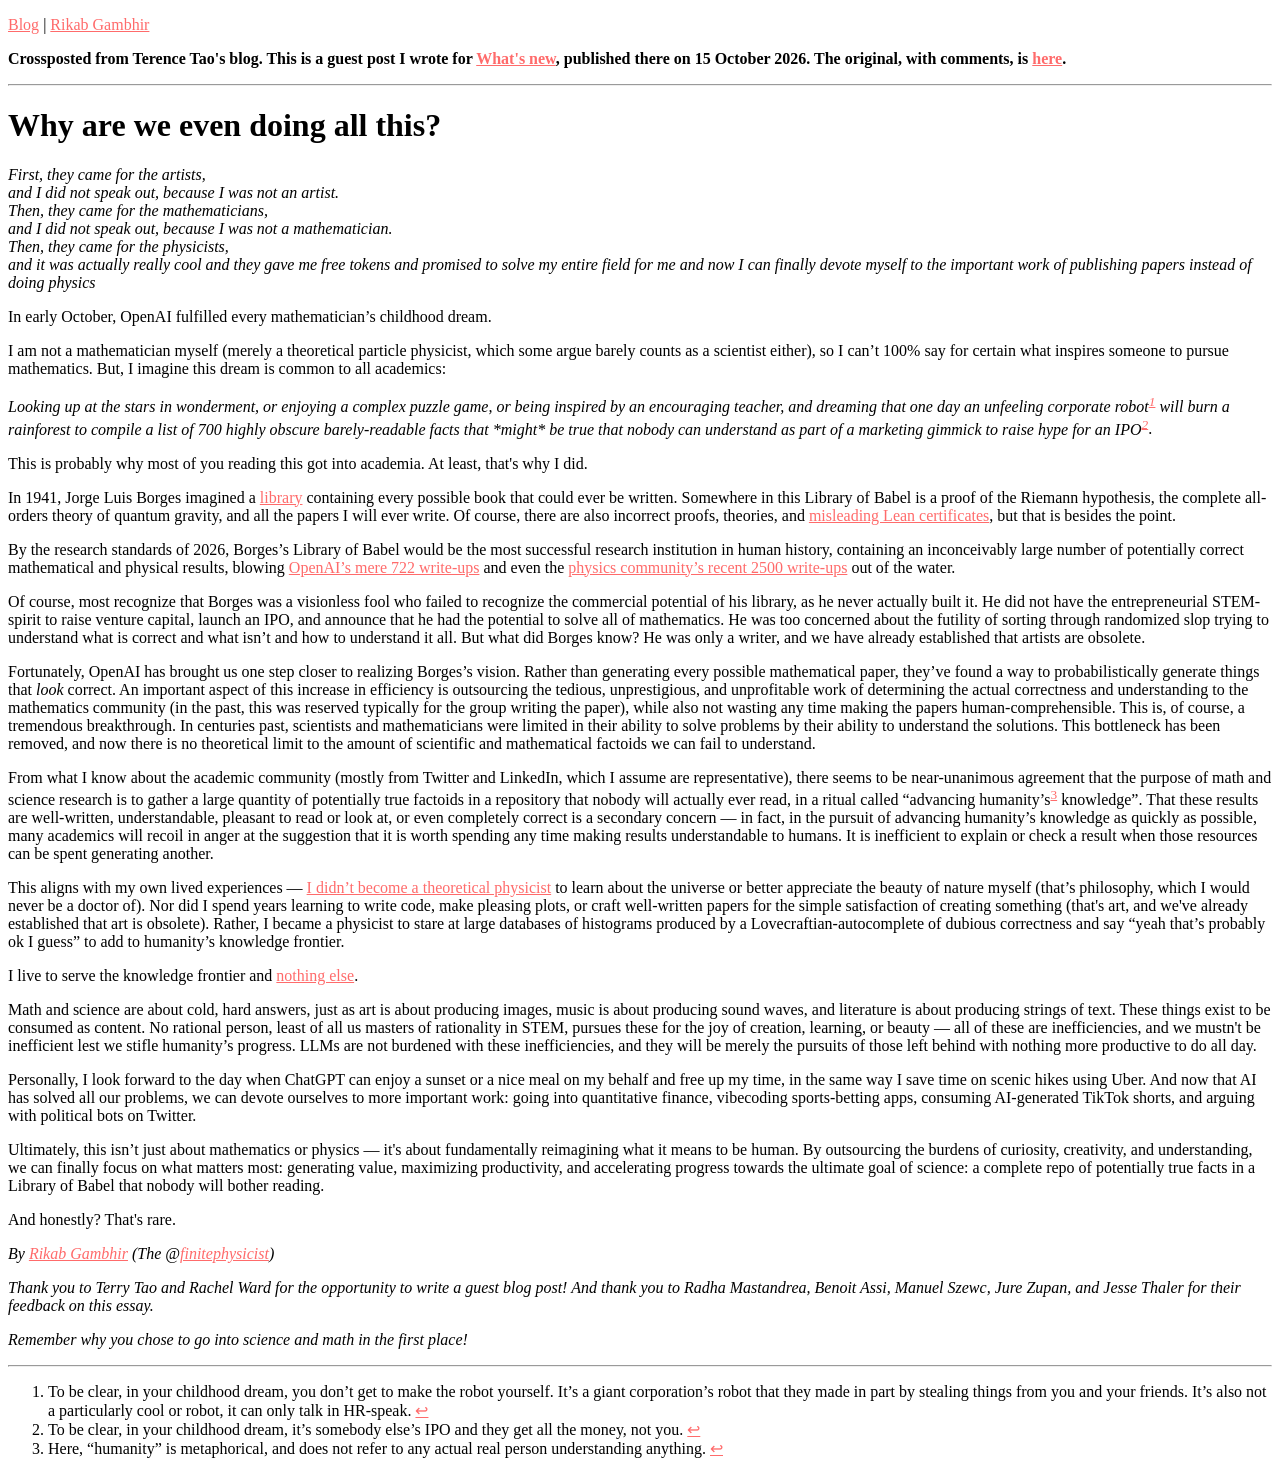
<file: blog/why-are-we-even-doing-all-this/index.html>
<!doctype html>
<html lang="en">
<head>
<meta charset="utf-8">
<meta name="viewport" content="width=device-width, initial-scale=1">
<title>Why are we even doing all this? | Rikab Gambhir</title>
<link rel="canonical" href="https://terrytao.wordpress.com/2026/10/15/why-are-we-even-doing-all-this/">
</head>
<body link="#ff6b6b" vlink="#ff6b6b" alink="#e63946">
<p><a href="/blog/">Blog</a> | <a href="/">Rikab Gambhir</a></p>

<p><strong>Crossposted from Terence Tao's blog. This is a guest post I wrote for <a href="https://terrytao.wordpress.com/2026/10/15/why-are-we-even-doing-all-this/">What's new</a>, published there on 15 October 2026. The original, with comments, is <a href="https://terrytao.wordpress.com/2026/10/15/why-are-we-even-doing-all-this/">here</a>.</strong></p>

<hr>

<h1>Why are we even doing all this?</h1>

<p><em>First, they came for the artists,</em><br>
<em>and I did not speak out, because I was not an artist.</em><br>
<em>Then, they came for the mathematicians,</em><br>
<em>and I did not speak out, because I was not a mathematician.</em><br>
<em>Then, they came for the physicists,</em><br>
<em>and it was actually really cool and they gave me free tokens and promised to solve my entire field for me and now I can finally devote myself to the important work of publishing papers instead of doing physics</em></p>

<p>In early October, OpenAI fulfilled every mathematician’s childhood dream.</p>

<p>I am not a mathematician myself (merely a theoretical particle physicist, which some argue barely counts as a scientist either), so I can’t 100% say for certain what inspires someone to pursue mathematics. But, I imagine this dream is common to all academics:</p>

<p><em>Looking up at the stars in wonderment, or enjoying a complex puzzle game, or being inspired by an encouraging teacher, and dreaming that one day an unfeeling corporate robot<sup><a href="#fn1" id="ref1">1</a></sup> will burn a rainforest to compile a list of 700 highly obscure barely-readable facts that *might* be true that nobody can understand as part of a marketing gimmick to raise hype for an IPO<sup><a href="#fn2" id="ref2">2</a></sup></em>.</p>

<p>This is probably why most of you reading this got into academia. At least, that's why I did.</p>

<p>In 1941, Jorge Luis Borges imagined a <a href="https://en.wikipedia.org/wiki/The_Library_of_Babel">library</a> containing every possible book that could ever be written. Somewhere in this Library of Babel is a proof of the Riemann hypothesis, the complete all-orders theory of quantum gravity, and all the papers I will ever write. Of course, there are also incorrect proofs, theories, and <a href="https://arxiv.org/abs/2610.08144">misleading Lean certificates</a>, but that is besides the point.</p>

<p>By the research standards of 2026, Borges’s Library of Babel would be the most successful research institution in human history, containing an inconceivably large number of potentially correct mathematical and physical results, blowing <a href="https://community.openai.com/t/first-look-at-mathematics-manuscripts-from-an-internal-frontier-model-at-openai/1403886">OpenAI’s mere 722 write-ups</a> and even the <a href="https://x.com/FinitePhysicist/status/2108745721155387704?s=20">physics community’s recent 2500 write-ups</a> out of the water.</p>

<p>Of course, most recognize that Borges was a visionless fool who failed to recognize the commercial potential of his library, as he never actually built it. He did not have the entrepreneurial STEM-spirit to raise venture capital, launch an IPO, and announce that he had the potential to solve all of mathematics. He was too concerned about the futility of sorting through randomized slop trying to understand what is correct and what isn’t and how to understand it all. But what did Borges know? He was only a writer, and we have already established that artists are obsolete.</p>

<p>Fortunately, OpenAI has brought us one step closer to realizing Borges’s vision. Rather than generating every possible mathematical paper, they’ve found a way to probabilistically generate things that <em>look</em> correct. An important aspect of this increase in efficiency is outsourcing the tedious, unprestigious, and unprofitable work of determining the actual correctness and understanding to the mathematics community (in the past, this was reserved typically for the group writing the paper), while also not wasting any time making the papers human-comprehensible. This is, of course, a tremendous breakthrough. In centuries past, scientists and mathematicians were limited in their ability to solve problems by their ability to understand the solutions. This bottleneck has been removed, and now there is no theoretical limit to the amount of scientific and mathematical factoids we can fail to understand.</p>

<p>From what I know about the academic community (mostly from Twitter and LinkedIn, which I assume are representative), there seems to be near-unanimous agreement that the purpose of math and science research is to gather a large quantity of potentially true factoids in a repository that nobody will actually ever read, in a ritual called “advancing humanity’s<sup><a href="#fn3" id="ref3">3</a></sup> knowledge”. That these results are well-written, understandable, pleasant to read or look at, or even completely correct is a secondary concern — in fact, in the pursuit of advancing humanity’s knowledge as quickly as possible, many academics will recoil in anger at the suggestion that it is worth spending any time making results understandable to humans. It is inefficient to explain or check a result when those resources can be spent generating another.</p>

<p>This aligns with my own lived experiences — <a href="https://arxiv.org/abs/2602.10181">I didn’t become a theoretical physicist</a> to learn about the universe or better appreciate the beauty of nature myself (that’s philosophy, which I would never be a doctor of). Nor did I spend years learning to write code, make pleasing plots, or craft well-written papers for the simple satisfaction of creating something (that's art, and we've already established that art is obsolete). Rather, I became a physicist to stare at large databases of histograms produced by a Lovecraftian-autocomplete of dubious correctness and say “yeah that’s probably ok I guess” to add to humanity’s knowledge frontier.</p>

<p>I live to serve the knowledge frontier and <a href="https://en.wikipedia.org/wiki/Goodhart%27s_law">nothing else</a>.</p>

<p>Math and science are about cold, hard answers, just as art is about producing images, music is about producing sound waves, and literature is about producing strings of text. These things exist to be consumed as content. No rational person, least of all us masters of rationality in STEM, pursues these for the joy of creation, learning, or beauty — all of these are inefficiencies, and we mustn't be inefficient lest we stifle humanity’s progress. LLMs are not burdened with these inefficiencies, and they will be merely the pursuits of those left behind with nothing more productive to do all day.</p>

<p>Personally, I look forward to the day when ChatGPT can enjoy a sunset or a nice meal on my behalf and free up my time, in the same way I save time on scenic hikes using Uber. And now that AI has solved all our problems, we can devote ourselves to more important work: going into quantitative finance, vibecoding sports-betting apps, consuming AI-generated TikTok shorts, and arguing with political bots on Twitter.</p>

<p>Ultimately, this isn’t just about mathematics or physics — it's about fundamentally reimagining what it means to be human. By outsourcing the burdens of curiosity, creativity, and understanding, we can finally focus on what matters most: generating value, maximizing productivity, and accelerating progress towards the ultimate goal of science: a complete repo of potentially true facts in a Library of Babel that nobody will bother reading.</p>

<p>And honestly? That's rare.</p>

<p><em>By <a href="https://rikabgambhir.com/">Rikab Gambhir</a> (The @<a href="https://x.com/FinitePhysicist">finitephysicist</a>)</em></p>

<p><em>Thank you to Terry Tao and Rachel Ward for the opportunity to write a guest blog post! And thank you to Radha Mastandrea, Benoit Assi, Manuel Szewc, Jure Zupan, and Jesse Thaler for their feedback on this essay.</em></p>

<p><em>Remember why you chose to go into science and math in the first place!</em></p>

<hr>

<ol>
<li id="fn1">To be clear, in your childhood dream, you don’t get to make the robot yourself. It’s a giant corporation’s robot that they made in part by stealing things from you and your friends. It’s also not a particularly cool or robot, it can only talk in HR-speak. <a href="#ref1">↩</a></li>
<li id="fn2">To be clear, in your childhood dream, it’s somebody else’s IPO and they get all the money, not you. <a href="#ref2">↩</a></li>
<li id="fn3">Here, “humanity” is metaphorical, and does not refer to any actual real person understanding anything. <a href="#ref3">↩</a></li>
</ol>
</body>
</html>
</file>
<file: css/style.css>
/* site styles */

/* global variables */
:root {
  --bg: #0e0e10; /* primary background color */
  --bg-alt: #131317;
  --surface: #1a1a1d;
  --surface-2: #222226;
  --border: #2a2a2e;
  --border-soft: #1f1f23;
  --text: #ececec;
  --text-soft: #c2c2c2;
  --muted: #8d8d92;
  --accent: #e63946; /* primary red */
  --accent-soft: #ff6b6b; /* lighter red, for hovers and highlights */
  --accent-2: #f4a261; /* warm amber */
  --shadow: 0 4px 16px rgba(0,0,0,.45), 0 1px 2px rgba(0,0,0,.5);
  --shadow-lg: 0 12px 32px rgba(0,0,0,.55);

  /* plot */
  --chart-grid: #2a2a2e;
  --chart-axis: #3a3a3f;
  --chart-text: #8d8d92;

  /* fonts */
  --font-sans: 'Inter', system-ui, -apple-system, 'Segoe UI', Roboto, sans-serif;
  --font-mono: 'JetBrains Mono', ui-monospace, SFMono-Regular, Consolas, monospace;

  /* layout */
  --radius: 10px;
  --radius-lg: 14px;
  --maxw: 1100px;
  --maxw-narrow: 880px;
  --gutter: clamp(1rem, 3vw, 2rem);

  /* timing, bezier from material design standard interpolation */ 
  --t-fast: 120ms cubic-bezier(.4,0,.2,1); /* for hovers and quick transitions */
  --t: 220ms cubic-bezier(.4,0,.2,1); /* for general use */
}

/* base styles */
*, *::before, *::after { box-sizing: border-box; }
html { scroll-behavior: smooth; } 

/* body */
body {
  margin: 0;
  font-family: var(--font-sans);
  font-weight: 400;
  font-size: 16px;
  line-height: 1.55;
  color: var(--text);
  background: var(--bg);
  -webkit-font-smoothing: antialiased;
  -moz-osx-font-smoothing: grayscale;
}
img { max-width: 100%; display: block; }
button { font-family: inherit; }

/* links */
a {
  color: var(--accent);
  text-decoration: none;
  transition: color var(--t-fast);
}
a:hover { color: var(--accent-soft); }

/* headings */
h1, h2, h3, h4 {
  font-weight: 600;
  letter-spacing: -0.01em;
  color: #f6f6f6;
  margin: 0 0 .5em;
}
h2 { font-size: clamp(1.6rem, 2.6vw, 2rem); }
h3 { font-size: 1.15rem; }
p { margin: 0 0 1em; }

/* code-style text */
code {
  font-family: var(--font-mono);
  font-size: .9em;
  color: var(--accent-2);
  background: var(--surface);
  padding: 0.1em 0.4em;
  border-radius: 4px;
  border: 1px solid var(--border);
}

/* top nav */
.topnav {
  position: fixed;
  top: 0; left: 0; right: 0;
  z-index: 50;
  display: flex;
  align-items: center;
  justify-content: space-between;
  padding: .65rem var(--gutter);
  background: rgba(14,14,16,.85);
  backdrop-filter: blur(10px);
  border-bottom: 1px solid var(--border);
  transform: translateY(-110%);
  transition: transform var(--t);
}
.topnav.is-visible { transform: translateY(0); }

.topnav-brand {
  font-weight: 600;
  color: var(--text);
  letter-spacing: -0.01em;
}
.topnav-brand:hover { color: var(--accent); }

.topnav-links {
  display: flex;
  gap: 1.25rem;
  font-size: .92rem;
}
.topnav-links a {
  color: var(--text-soft);
}
.topnav-links a:hover,
.topnav-links a.is-active {
  color: var(--accent);
}

/* hero */
.hero {
  position: relative;
  min-height: 85vh; /* almost full viewport height */
  padding: 6rem var(--gutter) 4rem;
  display: flex;
  align-items: center;
  justify-content: center;
  text-align: center;
  overflow: hidden;
  background:
    radial-gradient(ellipse at 50% 0%, rgba(230,57,70,.18), transparent 60%),
    radial-gradient(ellipse at 80% 80%, rgba(244,162,97,.08), transparent 60%),
    var(--bg);
}

/* hero canvas for animations, fills whole hero */
.hero-canvas {
  position: absolute; inset: 0; /* Canvas has absolute position */
  width: 100%; height: 100%;
  opacity: .55;
  pointer-events: none;
}
.hero-content { position: relative; z-index: 1; }

/* picture */
.hero-portrait {
  width: clamp(220px, 32vw, 340px);
  height: clamp(220px, 32vw, 340px);
  border-radius: 50%;
  object-fit: cover;
  margin: 0 auto 2rem;
  box-shadow: 0 0 0 5px rgba(230,57,70,.18), var(--shadow-lg);
}

/* hero name */
.hero-name {
  font-size: clamp(2.4rem, 6vw, 4rem);
  font-weight: 700;
  letter-spacing: -0.03em;
  margin: 0 0 .35em;
}

/* hero tagline */
.hero-tagline {
  color: var(--text-soft);
  font-size: clamp(1rem, 1.6vw, 1.15rem);
  margin: 0 auto 1.8rem;
  max-width: 38rem;
}

/* socials and buttons */
.hero-socials {
  display: flex;
  gap: 1rem;
  justify-content: center;
  font-size: 1.4rem;
  margin-bottom: 1.6rem;
}
.hero-socials a {
  color: var(--text-soft);
  width: 2.4rem; height: 2.4rem;
  display: inline-flex; align-items: center; justify-content: center;
  border-radius: 50%;
  border: 1px solid var(--border);
  background: rgba(0,0,0,.2);
  transition: all var(--t-fast);
}
.hero-socials a:hover {
  color: var(--accent);
  border-color: var(--accent);
  transform: translateY(-2px);
}

.hero-cta {
  display: flex;
  gap: .75rem;
  justify-content: center;
  flex-wrap: wrap;
}

/* buttons */
.btn {
  display: inline-flex;
  align-items: center;
  gap: .4rem;
  padding: .55rem 1.1rem;
  border-radius: 999px;
  font-weight: 500;
  font-size: .95rem;
  background: transparent;
  color: var(--text);
  border: 1px solid var(--border);
  cursor: pointer;
  transition: all var(--t-fast);
  text-decoration: none;
}
.btn:hover {
  border-color: var(--accent);
  color: var(--accent);
  background: rgba(230,57,70,.06);
}
.btn-primary {
  background: var(--accent);
  border-color: var(--accent);
  color: #fff;
}
.btn-primary:hover {
  background: var(--accent-soft);
  border-color: var(--accent-soft);
  color: #fff;
}
.btn-sm {
  padding: .3rem .8rem;
  font-size: .82rem;
}
.btn-ghost {
  border: 1px solid var(--border);
  color: var(--text-soft);
}

/* sections */

.section {
  padding: clamp(3rem, 8vh, 6rem) var(--gutter);
}
.section-alt { background: var(--bg-alt); }
.section-inner {
  max-width: var(--maxw);
  margin: 0 auto;
}
.section-inner.narrow { max-width: var(--maxw-narrow); }
.section h2 {
  font-size: clamp(1.7rem, 3vw, 2.2rem);
  margin: 0 0 .25em;
  text-align: center;
}
.section h2 .count {
  font-weight: 400;
  font-size: .55em;
  color: var(--muted);
  margin-left: .4em;
  vertical-align: middle;
}
.section-blurb {
  color: var(--muted);
  margin: 0 auto 2rem;
  max-width: 60ch;
  text-align: center;
}
/* for about section, slightly different styling */
.section-inner.narrow p {
  max-width: 65ch;
  margin-left: auto;
  margin-right: auto;
  font-size: 1.02rem;
  line-height: 1.7;
}
.section-inner.narrow .about-meta {
  font-size: .92rem;
  color: var(--muted);
  text-align: center;
}

/* grids */
.grid { display: grid; gap: 1.25rem; }
.grid-featured {
  grid-template-columns: repeat(auto-fit, minmax(280px, 1fr));
}
.grid-cards {
  grid-template-columns: 1fr;
}
.grid-software {
  grid-template-columns: repeat(auto-fit, minmax(280px, 1fr));
}

/* paper cards */
.card {
  position: relative;
  background: var(--surface);
  border: 1px solid var(--border);
  border-radius: var(--radius-lg);
  overflow: hidden;
  transition: border-color var(--t-fast), transform var(--t-fast), box-shadow var(--t-fast);
}
.card:hover {
  border-color: var(--accent);
  box-shadow: var(--shadow);
}
.card-row {
  display: grid;
  grid-template-columns: 220px 1fr;
  gap: 1.25rem;
  padding: 1.25rem;
}
@media (max-width: 720px) {
  .card-row { grid-template-columns: 1fr; }
}
.card-thumb {
  width: 100%;
  aspect-ratio: 1 / 1;
  background: var(--surface-2);
  border-radius: var(--radius);
  overflow: hidden;
  border: 1px solid var(--border);
}
.card-thumb img {
  width: 100%; height: 100%;
  object-fit: cover;
}
.card-body { display: flex; flex-direction: column; min-width: 0; }
.card-title {
  color: var(--text);
  font-size: 1.18rem;
  margin: 0 0 .35rem;
  line-height: 1.3;
}
.card-meta {
  font-size: .85rem;
  color: var(--muted);
  margin: 0 0 .6rem;
}
.card-meta .self { color: var(--text); font-weight: 500; }
.card-blurb {
  color: var(--text-soft);
  font-size: .95rem;
  margin: 0 0 .8rem;
}
.card-tags {
  display: flex;
  flex-wrap: wrap;
  gap: .35rem;
  margin: 0 0 .8rem;
}
.tag {
  font-family: var(--font-mono);
  font-size: .72rem;
  padding: .15rem .55rem;
  border-radius: 999px;
  background: rgba(244,162,97,.1);
  color: var(--accent-2);
  border: 1px solid rgba(244,162,97,.25);
}
.card-links {
  display: flex;
  flex-wrap: wrap;
  gap: .4rem;
  margin-top: auto;
}
.card-links .btn {
  font-size: .82rem;
  padding: .3rem .8rem;
}

.card-star {
  position: absolute;
  top: .8rem; right: .9rem;
  color: var(--accent-2);
  font-size: 1.1rem;
  pointer-events: none;
  filter: drop-shadow(0 1px 2px rgba(0,0,0,.6));
}

/* April Fools card */
.card-joke {
  background: linear-gradient(180deg, rgba(244,162,97,.06), rgba(244,162,97,.02));
  border-color: rgba(244,162,97,.55);
  box-shadow: 0 0 0 1px rgba(244,162,97,.15) inset, var(--shadow);
}
.card-joke:hover {
  border-color: var(--accent-2);
  box-shadow: 0 0 18px -4px rgba(244,162,97,.45), var(--shadow);
}
.card-joke .card-title { color: var(--accent-2); }
.card-joke .card-thumb {
  background: rgba(244,162,97,.06);
  border-color: rgba(244,162,97,.4);
  display: flex;
  align-items: center;
  justify-content: center;
}
.card-joke .card-thumb img {
  object-fit: contain;
  padding: 1.5rem;
  filter: drop-shadow(0 0 16px rgba(244,162,97,.35));
}
.card-joke .card-tags .tag,
.card-joke .joke-badge {
  background: rgba(244,162,97,.18);
  color: var(--accent-2);
  border-color: rgba(244,162,97,.55);
}
.joke-badge {
  position: absolute;
  top: .8rem; right: .9rem;
  font-family: var(--font-mono);
  font-size: .68rem;
  letter-spacing: .08em;
  text-transform: uppercase;
  padding: .2rem .55rem;
  border-radius: 999px;
  border: 1px solid;
  z-index: 1;
}

/* expanded cards */
.card-expand {
  display: block;
  width: 100%;
  text-align: center;
  padding: .55rem;
  background: var(--surface-2);
  color: var(--muted);
  border: none;
  border-top: 1px solid var(--border);
  cursor: pointer;
  font-size: .85rem;
  transition: color var(--t-fast), background var(--t-fast);
}
.card-expand:hover {
  color: var(--accent);
  background: rgba(230,57,70,.06);
}
.card-expand .chev { display: inline-block; transition: transform var(--t); }
.card.is-open .card-expand .chev { transform: rotate(180deg); }

.card-detail {
  display: none;
  padding: 1.25rem 1.5rem 1.5rem;
  border-top: 1px solid var(--border-soft);
  background: var(--bg-alt);
}
.card.is-open .card-detail { display: block; }
.card-detail h4 {
  font-size: .8rem;
  font-weight: 600;
  text-transform: uppercase;
  letter-spacing: .08em;
  color: var(--muted);
  margin: 1.25rem 0 .5rem;
}
.card-detail h4:first-child { margin-top: 0; }

.card-bibtex {
  position: relative;
  background: var(--bg);
  border: 1px solid var(--border);
  border-radius: var(--radius);
  padding: .8rem 1rem;
  font-family: var(--font-mono);
  font-size: .82rem;
  line-height: 1.5;
  color: var(--text-soft);
  white-space: pre;
  overflow-x: auto;
}
.copy-btn {
  position: absolute;
  top: .5rem; right: .5rem;
  background: var(--surface);
  color: var(--text-soft);
  border: 1px solid var(--border);
  border-radius: 6px;
  padding: .25rem .55rem;
  font-size: .72rem;
  cursor: pointer;
  transition: all var(--t-fast);
}
.copy-btn:hover { color: var(--accent); border-color: var(--accent); }
.copy-btn.copied { color: var(--accent-2); border-color: var(--accent-2); }

.related-talks {
  list-style: none;
  margin: 0; padding: 0;
  display: flex;
  flex-direction: column;
  gap: .35rem;
}
.related-talks a {
  color: var(--text-soft);
  font-size: .9rem;
  display: inline-block;
}
.related-talks a:hover { color: var(--accent); }

/* featured cards */
.grid-featured .card-row {
  grid-template-columns: 1fr;
  text-align: left;
}
.grid-featured .card-thumb {
  aspect-ratio: 1 / 1;
  max-width: 320px;
  margin: 0 auto;
}

/* talks */
.filterbar {
  display: flex;
  flex-wrap: wrap;
  align-items: center;
  gap: .9rem;
  padding: .9rem 1rem;
  margin: 0 0 1.5rem;
  background: var(--surface);
  border: 1px solid var(--border);
  border-radius: var(--radius);
}
.filter-control {
  display: inline-flex;
  align-items: center;
  gap: .45rem;
  font-size: .85rem;
  color: var(--muted);
}
.filter-control select {
  background: var(--bg);
  color: var(--text);
  border: 1px solid var(--border);
  padding: .3rem .55rem;
  border-radius: 6px;
  font: inherit;
  cursor: pointer;
}
.filter-chips {
  display: flex;
  flex-wrap: wrap;
  gap: .35rem;
  flex: 1;
  min-width: 200px;
}
.chip {
  background: transparent;
  color: var(--text-soft);
  border: 1px solid var(--border);
  border-radius: 999px;
  padding: .2rem .7rem;
  font-size: .78rem;
  font-family: var(--font-mono);
  cursor: pointer;
  transition: all var(--t-fast);
}
.chip:hover { border-color: var(--accent); color: var(--accent); }
.chip.is-active {
  background: var(--accent);
  border-color: var(--accent);
  color: #fff;
}
.filter-toggle {
  display: inline-flex;
  align-items: center;
  gap: .4rem;
  font-size: .85rem;
  color: var(--text-soft);
  cursor: pointer;
}
.filter-toggle input { accent-color: var(--accent); }
.filter-clear {
  background: transparent;
  color: var(--muted);
  border: 1px solid var(--border);
  border-radius: 6px;
  padding: .25rem .7rem;
  font-size: .8rem;
  cursor: pointer;
  transition: all var(--t-fast);
}
.filter-clear:hover { color: var(--accent); border-color: var(--accent); }

.talk-list {
  display: flex;
  flex-direction: column;
  gap: 0;
}

/* segmented "By type / All combined" toggle */
.filter-segmented {
  display: inline-flex;
  border: 1px solid var(--border);
  border-radius: 999px;
  overflow: hidden;
  background: var(--bg);
}
.filter-segmented .seg {
  background: transparent;
  color: var(--text-soft);
  border: none;
  padding: .35rem .9rem;
  font-size: .82rem;
  cursor: pointer;
  transition: all var(--t-fast);
}
.filter-segmented .seg:hover { color: var(--accent); }
.filter-segmented .seg.is-active {
  background: var(--accent);
  color: #fff;
}

/* category section headings (sections view) */
.talk-cat-block { margin-bottom: 2rem; }
.cat-header {
  font-size: 1.05rem;
  font-weight: 600;
  color: var(--text);
  margin: 1.5rem 0 .25rem;
  padding-bottom: .35rem;
  border-bottom: 1px solid var(--border);
  display: flex;
  align-items: baseline;
  gap: .5rem;
}
.cat-header .count {
  font-weight: 400;
  font-size: .85rem;
  color: var(--muted);
}
.talk-cat-block:first-child .cat-header { margin-top: 0; }

/* category badge (combined view) */
.cat-badge {
  display: inline-block;
  font-family: var(--font-mono);
  font-size: .65rem;
  font-weight: 500;
  letter-spacing: .06em;
  text-transform: uppercase;
  padding: .1rem .45rem;
  border-radius: 4px;
  margin-right: .5rem;
  vertical-align: middle;
  border: 1px solid currentColor;
  background: rgba(255,255,255,.02);
}
.cat-invited { color: var(--accent); }
.cat-lectures { color: var(--accent-2); }
.cat-contributed { color: var(--text-soft); }
.year-header {
  position: sticky;
  top: 50px;
  background: rgba(14,14,16,.92);
  backdrop-filter: blur(8px);
  font-family: var(--font-mono);
  font-size: .82rem;
  letter-spacing: .12em;
  color: var(--accent);
  padding: .85rem 0 .35rem;
  margin-top: 1rem;
  border-bottom: 1px solid var(--border);
  z-index: 1;
}
.year-header:first-child { margin-top: 0; }

.talk-row {
  display: grid;
  grid-template-columns: 90px 1fr auto;
  gap: 1rem;
  align-items: start;
  padding: .9rem 0;
  border-bottom: 1px solid var(--border-soft);
  cursor: pointer;
  transition: background var(--t-fast);
}
.talk-row:hover { background: rgba(230,57,70,.04); }
.talk-row.is-open { background: rgba(230,57,70,.05); }

.talk-date {
  font-family: var(--font-mono);
  font-size: .8rem;
  color: var(--muted);
  padding-top: .15rem;
}
.talk-main { min-width: 0; }
.talk-title {
  color: var(--text);
  font-weight: 500;
  font-size: .98rem;
  margin: 0 0 .15rem;
}
.talk-row.is-featured .talk-title::before {
  content: '★';
  color: var(--accent-2);
  margin-right: .3rem;
}
.talk-where {
  font-size: .85rem;
  color: var(--muted);
}
.talk-icons {
  display: flex;
  gap: .35rem;
  align-items: center;
  padding-top: .15rem;
}
.talk-icon {
  color: var(--muted);
  width: 1.8rem; height: 1.8rem;
  display: inline-flex; align-items: center; justify-content: center;
  border: 1px solid var(--border);
  border-radius: 50%;
  font-size: .85rem;
  transition: all var(--t-fast);
}
.talk-icon:hover {
  color: var(--accent);
  border-color: var(--accent);
}

.talk-detail {
  display: none;
  grid-column: 1 / -1;
  padding: .8rem 0 0;
  margin-top: .6rem;
  border-top: 1px dashed var(--border);
  color: var(--text-soft);
  font-size: .92rem;
}
.talk-row.is-open .talk-detail { display: block; }
.talk-detail .meta-line {
  font-size: .82rem;
  color: var(--muted);
  margin-bottom: .5rem;
}

@media (max-width: 600px) {
  .talk-row {
    grid-template-columns: 1fr;
    gap: .25rem;
  }
  .talk-icons { padding-top: .35rem; }
  .year-header { top: 0; }
}

/* software cards */
.sw-card {
  background: var(--surface);
  border: 1px solid var(--border);
  border-radius: var(--radius-lg);
  padding: 1.25rem;
  display: flex;
  flex-direction: column;
  transition: border-color var(--t-fast), transform var(--t-fast);
}
.sw-card:hover {
  border-color: var(--accent);
  transform: translateY(-2px);
}
.sw-name {
  font-family: var(--font-mono);
  font-weight: 600;
  font-size: 1.1rem;
  color: var(--accent);
  margin: 0 0 .15rem;
}
.sw-role {
  font-size: .78rem;
  color: var(--muted);
  text-transform: uppercase;
  letter-spacing: .1em;
  margin: 0 0 .8rem;
}
.sw-blurb {
  color: var(--text-soft);
  font-size: .92rem;
  margin: 0 0 1rem;
}
.sw-install {
  background: var(--bg);
  border: 1px solid var(--border);
  border-radius: 6px;
  padding: .45rem .7rem;
  font-family: var(--font-mono);
  font-size: .82rem;
  color: var(--accent-2);
  display: flex;
  align-items: center;
  justify-content: space-between;
  gap: .5rem;
  margin: 0 0 .9rem;
}
.sw-links {
  display: flex;
  gap: .5rem;
  margin-top: auto;
  flex-wrap: wrap;
}

/* footer */
.site-footer {
  background: var(--bg-alt);
  border-top: 1px solid var(--border);
  padding: 3rem var(--gutter) 2rem;
  color: var(--muted);
  text-align: center;
}
.footer-block code {
  background: transparent;
  border: none;
  color: var(--text-soft);
  padding: 0;
}
.footer-socials {
  display: flex;
  justify-content: center;
  gap: 1rem;
  font-size: 1.2rem;
  margin: 1rem 0 1.4rem;
}
.footer-socials a { color: var(--muted); }
.footer-socials a:hover { color: var(--accent); }
.footer-fineprint {
  font-size: .82rem;
  color: var(--muted);
  margin: 0;
}

/* featured mark + count */
.featured-mark { color: var(--accent-2); }

/* statistics stuff */
.stats-details {
  margin: 0 0 1.5rem;
  border: 1px solid var(--border);
  border-radius: var(--radius-lg);
  background: var(--surface);
  overflow: hidden;
}
.stats-details > summary {
  list-style: none;
  cursor: pointer;
  padding: .85rem 1.1rem;
  font-weight: 500;
  font-size: .95rem;
  color: var(--text-soft);
  display: flex;
  align-items: center;
  justify-content: space-between;
  gap: .75rem;
  transition: color var(--t-fast), background var(--t-fast);
}
.stats-details > summary::-webkit-details-marker { display: none; }
.stats-details > summary::before {
  content: "▸";
  margin-right: .5rem;
  color: var(--accent);
  transition: transform var(--t-fast);
  display: inline-block;
}
.stats-details[open] > summary::before { transform: rotate(90deg); }
.stats-details > summary:hover { color: var(--accent); background: rgba(230,57,70,.04); }
.stats-summary-meta {
  font-size: .85rem;
  color: var(--muted);
  font-weight: 400;
}
.stats-inner {
  padding: 1.25rem 1.25rem 1.5rem;
  border-top: 1px solid var(--border-soft);
}

/* tag-filter banner */
.tag-filter-banner {
  display: flex;
  align-items: center;
  gap: .55rem;
  margin: 0 0 1rem;
  padding: .55rem .9rem;
  background: rgba(244,162,97,.08);
  border: 1px solid rgba(244,162,97,.35);
  border-radius: var(--radius);
  color: var(--text-soft);
  font-size: .9rem;
}
.tag-filter-banner .tag-filter-label {
  font-family: var(--font-mono);
  font-size: .8rem;
  color: var(--accent-2);
}
.tag-filter-banner .tag-filter-clear {
  margin-left: auto;
  background: transparent;
  border: 1px solid var(--border);
  color: var(--muted);
  border-radius: 999px;
  padding: .2rem .6rem;
  font-size: .78rem;
  cursor: pointer;
}
.tag-filter-banner .tag-filter-clear:hover { color: var(--accent); border-color: var(--accent); }
.tag.is-active {
  background: var(--accent-2);
  color: #000;
  border-color: var(--accent-2);
}

/* statistics stuff */
.stats-headline {
  text-align: center;
  font-size: 1rem;
  color: var(--text-soft);
  margin: 0 0 1.5rem;
  display: flex;
  justify-content: center;
  align-items: center;
  flex-wrap: wrap;
  gap: .55rem;
}
.stats-headline strong { color: var(--accent); font-size: 1.15rem; }
.stats-headline .dot { color: var(--muted); }

.stats-grid {
  display: grid;
  grid-template-columns: repeat(auto-fit, minmax(380px, 1fr));
  gap: 1.5rem;
}
.stats-chart {
  background: var(--surface);
  border: 1px solid var(--border);
  border-radius: var(--radius-lg);
  padding: 1rem 1.2rem 1.2rem;
  margin: 0;
}
.stats-chart figcaption, .paper-chart-wrap figcaption {
  display: flex;
  gap: 1rem;
  flex-wrap: wrap;
  font-size: .82rem;
  color: var(--muted);
  margin-bottom: .5rem;
}
.stats-chart .legend, .paper-chart-wrap .legend {
  display: inline-flex;
  align-items: center;
  gap: .35rem;
}
.stats-chart .swatch, .paper-chart-wrap .swatch {
  display: inline-block;
  width: 12px;
  height: 12px;
  border-radius: 2px;
}
.stats-chart .sw-red, .paper-chart-wrap .sw-red { background: var(--accent); }
.stats-chart .sw-amber, .paper-chart-wrap .sw-amber { background: var(--accent-2); }
.paper-chart-wrap figcaption { font-size: .75rem; margin-bottom: .35rem; }
.paper-chart-wrap .legend { gap: .3rem; }
.paper-chart-wrap .swatch { width: 10px; height: 10px; }
.chart {
  width: 100%;
  height: auto;
  display: block;
}

/* per-paper chart inside expanded card */
.paper-chart-wrap {
  margin: .25rem 0 1rem;
  padding: 0;
}
.paper-chart {
  width: 100%;
  max-width: 380px;
  height: auto;
  display: block;
  background: var(--bg);
  border: 1px solid var(--border);
  border-radius: var(--radius);
  padding: 0;
}
.cite-total {
  font-weight: 400;
  font-size: .82em;
  color: var(--muted);
}

/* fade-in on scroll */
.fade-in {
  opacity: 0;
  transform: translateY(12px);
  transition: opacity 600ms ease, transform 600ms ease;
}
.fade-in.is-visible {
  opacity: 1;
  transform: none;
}

/* boilerplate accessibility code */
@media (prefers-reduced-motion: reduce) {
  html { scroll-behavior: auto; }
  *, *::before, *::after {
    transition: none !important;
    animation: none !important;
  }
  .hero-canvas { display: none; }
}

::selection { background: var(--accent); color: #fff; }
:focus-visible {
  outline: 2px solid var(--accent);
  outline-offset: 2px;
  border-radius: 4px;
}
</file>
<file: css/retro.css>
/* retro mode */

body.retro {
  /* new plot colors */
  --chart-grid: #888;
  --chart-axis: #000;
  --chart-text: #000;

  /* retro palette */
  --r-bg: #008080; /* CGA teal */
  --r-fg: #ffff00; /* default yellow text on teal */
  --r-paper: #c0c0c0; /* Win95 gray panel */
  --r-paper-2: #ffffff; /* white "page" */
  --r-link: #0000ee; /* unvisited blue */
  --r-link-vis: #551a8b; /* visited purple */
  --r-link-act: #ff0000;
  --r-pink: #ff00ff;
  --r-green: #00ff00;
  --r-cyan: #00ffff;

  /* tiled starfield */
  background:
    var(--r-bg)
    url("data:image/svg+xml;utf8,<svg xmlns='http://www.w3.org/2000/svg' width='32' height='32'><g fill='%23ffff00' opacity='0.85'><circle cx='4' cy='4' r='1'/><circle cx='14' cy='9' r='0.7'/><circle cx='24' cy='5' r='0.9'/><circle cx='8' cy='18' r='0.6'/><circle cx='20' cy='22' r='1'/><circle cx='28' cy='28' r='0.8'/></g></svg>")
    repeat;
  color: var(--r-fg);

  font-family: 'Times New Roman', Times, serif;
  font-size: 16px;
  text-align: center;     
}

/* global retro rules */
body.retro a { color: var(--r-link); text-decoration: underline; }
body.retro a:visited { color: var(--r-link-vis); }
body.retro a:active { color: var(--r-link-act); }
body.retro a:hover { color: #000; background: #ffff00; }
body.retro code { font-family: 'Courier New', monospace; background: #000; color: var(--r-green); border: 0; padding: 0 4px; }
body.retro p { line-height: 1.45; }
body.retro h1, body.retro h2, body.retro h3, body.retro h4 {
  font-family: 'Comic Sans MS', 'Chalkboard SE', cursive;
  letter-spacing: 0;
  margin: .3em auto;
  text-align: center;
}
body.retro hr {
  height: 8px;
  border: 0;
  background: linear-gradient(90deg, #ff0000, #ff8c00, #ffff00, #00ff00, #00ffff, #0000ff, #ff00ff);
  margin: 2rem auto;
  width: 90%;
}

 /* kill the main canvas */
body.retro .hero-canvas { display: none; }      

/* top nav*/
body.retro .topnav {
  position: static;
  transform: none;
  background: var(--r-paper);
  border-bottom: 4px ridge #ffd700;
  padding: 6px 12px;
  backdrop-filter: none;
  text-align: center;
  display: block;
}
body.retro .topnav-brand { display: none; }
body.retro .topnav-links {
  display: inline-block;
  font-family: 'Times New Roman', serif;
  font-size: 14px;
}
body.retro .topnav-links a { color: var(--r-link) !important; margin: 0 6px; }
body.retro .topnav-links a + a::before { content: ' | '; color: #000; }
body.retro .topnav-links a.is-active { color: var(--r-link-act) !important; }

/* welcome banner (injected by JS) */
body.retro .retro-welcome {
  margin: 18px auto 6px;
  font-family: 'Comic Sans MS', cursive;
  font-size: 1.6rem;
  color: var(--r-pink);
  text-shadow: 2px 2px 0 #000, 4px 4px 0 #ffff00;
  animation: retro-wiggle 1.6s ease-in-out infinite;
}

/* hero */
body.retro .hero {
  background: transparent;
  border-bottom: 6px ridge #ffd700;
  min-height: auto;
  padding: 1.5rem 1rem 2rem;
  text-align: center;
}
body.retro .hero-content { display: block; }
body.retro .hero-portrait {
  width: 200px; height: 200px;
  border: 8px ridge #ffd700;
  border-radius: 0;
  box-shadow: 6px 6px 0 #000, 12px 12px 0 var(--r-pink);
  margin: 0 auto 1rem;
}
body.retro .hero-name {
  font-family: 'Impact', 'Comic Sans MS', cursive;
  font-size: clamp(2.6rem, 8vw, 5.5rem);
  letter-spacing: 0;
  background: linear-gradient(180deg, #ff00ff, #ff8000, #ffff00, #00ff00, #00ffff);
  -webkit-background-clip: text;
  background-clip: text;
  color: transparent;
  -webkit-text-stroke: 2px #000;
  text-shadow: 5px 5px 0 #ff00ff;
  margin: .2em 0;
}
body.retro .hero-tagline {
  display: inline-block;
  background: #000;
  color: var(--r-green);
  font-family: 'Courier New', monospace;
  font-style: normal;
  border: 3px inset #888;
  padding: 4px 14px;
}

body.retro .hero-socials a {
  border-radius: 0;
  border: 2px outset #ffffff;
  background: var(--r-paper);
  color: #000;
}
body.retro .hero-socials a:hover { color: var(--r-link-act); transform: none; background: #ffff00; }

/* generic .btn = Win95 button */
body.retro .btn,
body.retro .hero-cta .btn {
  font-family: 'MS Sans Serif', 'Times New Roman', serif;
  font-size: 13px;
  font-weight: bold;
  background: var(--r-paper);
  color: #000;
  border: 3px outset #ffffff;
  border-radius: 0;
  padding: 5px 14px;
  text-decoration: none;
}
body.retro .btn:hover { background: #ffff80; color: #000; border-color: #ffffff; }
body.retro .btn:active { border-style: inset; }
body.retro .btn-primary { background: #ffff00; }

/* under-construction / counter banner (injected by JS) */
body.retro .retro-decor {
  text-align: center;
  background: #000;
  color: var(--r-green);
  font-family: 'Courier New', monospace;
  padding: 12px;
  border-top: 4px ridge #ffd700;
  border-bottom: 4px ridge #ffd700;
}
body.retro .retro-decor .construction {
  display: inline-block;
  background: #ffff00;
  color: #000;
  padding: 4px 16px;
  border: 3px solid #000;
  margin: 6px;
  font-weight: bold;
  font-family: 'Impact', 'Comic Sans MS', cursive;
  letter-spacing: 2px;
  background-image:
    repeating-linear-gradient(45deg, transparent, transparent 6px, rgba(0,0,0,.7) 6px, rgba(0,0,0,.7) 12px);
}
body.retro .retro-decor .construction span {
  background: #ffff00;
  padding: 0 8px;
}
body.retro .retro-decor .counter {
  display: inline-block;
  background: #000;
  color: var(--r-green);
  border: 2px inset #888;
  padding: 2px 12px;
  font-family: 'Courier New', monospace;
  letter-spacing: 6px;
  font-weight: bold;
}

/* marquee */
body.retro .retro-marquee {
  font-family: 'Comic Sans MS', cursive;
  font-size: 1.3rem;
  color: var(--r-pink);
  background: #ffff00;
  border-top: 4px ridge #ffd700;
  border-bottom: 4px ridge #ffd700;
  padding: 6px 0;
}

/* sections */
body.retro .section { padding: 1rem; background: transparent !important; }
body.retro .section-inner { max-width: 900px; margin: 0 auto; }
body.retro .section h2 {
  display: inline-block;
  font-family: 'Comic Sans MS', cursive;
  font-size: 1.7rem;
  background: linear-gradient(90deg, #ff00ff, #ffff00, #00ffff);
  color: #000;
  padding: 6px 22px;
  border: 4px ridge #ffd700;
  text-shadow: 1px 1px 0 #fff;
  text-align: center;
}
body.retro .section h2 .count {
  background: #000;
  color: var(--r-green);
  padding: 1px 6px;
  border: 1px inset #888;
  font-family: 'Courier New', monospace;
  font-size: .6em;
}
body.retro .section-blurb {
  text-align: center;
  background: var(--r-paper);
  color: #000;
  font-style: italic;
  padding: 6px 12px;
  border: 2px inset #888;
  max-width: none;
  margin: 8px auto 16px;
  display: inline-block;
}

/* ABOUT */
body.retro #about .section-inner {
  background: #ffffe0;
  border: 6px ridge #ffd700;
  padding: 24px;
  color: #000;
}
body.retro #about p { color: #000; max-width: none; text-align: center; font-size: 1.05rem; }
body.retro #about strong { background: #ffff00; color: #000; padding: 0 3px; border-bottom: 2px solid #000; }

/* cards: flattened, centered, rainbow HRs between */
body.retro .grid {
  display: block !important;
  max-width: 760px;
  margin: 0 auto;
}

body.retro .card {
  display: block;
  background: var(--r-paper-2) !important;
  color: #000;
  border: 5px ridge #ffd700;
  border-radius: 0;
  box-shadow: 8px 8px 0 #000;
  margin: 0 auto 2rem;
  padding: 14px 18px;
  text-align: center;
  position: relative;
}
body.retro .card:hover {
  border-color: #ffd700;
  box-shadow: 8px 8px 0 var(--r-pink);
  transform: none;
}
/* card row: stack image + body vertically, both centered */
body.retro .card-row {
  display: block !important;
  grid-template-columns: none !important;
  text-align: center;
  padding: 0;
  gap: 0;
}
body.retro .card-thumb {
  width: 220px; height: 220px;
  margin: 8px auto 14px;
  border: 4px ridge #888;
  background: #fff;
  aspect-ratio: 1 / 1;
}
body.retro .card-body { display: block; text-align: center; }
body.retro .card-title {
  font-family: 'Comic Sans MS', cursive;
  color: var(--r-pink);
  font-size: 1.35rem;
  text-shadow: 1px 1px 0 #ffff00;
  margin: 0 0 .25em;
}
body.retro .card-meta { color: #000; font-size: .95rem; margin: .25em auto .5em; }
body.retro .card-meta .self {
  background: #ffff00;
  color: #000;
  padding: 0 4px;
  border-bottom: 2px solid #000;
  font-weight: bold;
}
body.retro .card-blurb { color: #000; font-style: italic; margin: 0 auto .8em; max-width: 56ch; }
body.retro .card-tags { justify-content: center; margin: .25em auto .5em; }
body.retro .card-tags .tag {
  font-family: 'Times New Roman', serif;
  font-size: .85rem;
  background: var(--r-fg);
  color: #000;
  border: 2px outset #ffffff;
  border-radius: 0;
  text-transform: uppercase;
  font-weight: bold;
  padding: 2px 8px;
}
body.retro .card-links { justify-content: center; }

/* Rainbow HR between consecutive paper cards */
body.retro #researchCards .card + .card::before,
body.retro #featuredCards .card + .card::before {
  content: '';
  display: block;
  height: 6px;
  width: 80%;
  margin: -1.2rem auto 1.2rem;
  background: linear-gradient(90deg, #ff0000, #ff8c00, #ffff00, #00ff00, #00ffff, #0000ff, #ff00ff);
}

/* expand toggle */
body.retro .card-expand {
  background: var(--r-paper);
  color: #000;
  border: 3px outset #ffffff;
  font-family: 'MS Sans Serif', serif;
  font-weight: bold;
  display: block;
  width: auto;
  margin: 12px auto;
  padding: 4px 14px;
}
body.retro .card-expand:hover { background: #ffff80; }
body.retro .card-detail {
  background: #ffffe0;
  color: #000;
  border: 3px ridge #888;
  margin: .5em auto;
  text-align: left;
  padding: 12px;
}
body.retro .card-detail h4 {
  color: var(--r-link-act);
  text-transform: none;
  letter-spacing: 0;
  font-family: 'Comic Sans MS', cursive;
  text-align: left;
  border-bottom: 2px dotted #888;
}
body.retro .card-bibtex {
  background: #fff; color: #000;
  border: 2px inset #888;
  font-family: 'Courier New', monospace;
}
body.retro .copy-btn {
  background: var(--r-paper);
  color: #000;
  border: 2px outset #888;
  border-radius: 0;
}
body.retro .related-talks { padding: 0; list-style: none; }
body.retro .related-talks li::before { content: '➡️ '; }

/* featured ★ */
body.retro .card-star {
  color: #ffff00;
  text-shadow: 2px 2px 0 var(--r-pink), -2px -2px 0 var(--r-cyan);
  animation: retro-blink 0.9s steps(2, start) infinite;
  font-size: 2rem;
  position: absolute; top: -10px; right: 10px;
}

/* "NEW!" badge on the most recent paper (injected by JS) */
body.retro .new-badge {
  display: inline-block;
  background: #ff0000;
  color: #ffff00;
  font-family: 'Impact', 'Comic Sans MS', cursive;
  padding: 4px 12px;
  border: 3px ridge #ffff00;
  margin-bottom: 8px;
  animation: retro-blink 0.7s steps(2, start) infinite;
  text-shadow: 2px 2px 0 #000;
  letter-spacing: 2px;
}

/* April Fools card */
body.retro .card-joke {
  background: linear-gradient(180deg, #ffe0a0, #ffd060) !important;
  border: 6px ridge var(--r-pink);
  box-shadow: 10px 10px 0 var(--r-pink);
}
body.retro .card-joke .card-title { color: #c00; }
body.retro .joke-badge {
  background: #ffff00;
  color: #c00;
  border: 2px ridge #c00;
  border-radius: 0;
  font-family: 'Comic Sans MS', cursive;
  text-transform: none;
  position: static;
  display: inline-block;
  margin: 0 0 .25em;
}

/* statistics section (charts) */
body.retro .stats-headline {
  background: var(--r-paper);
  color: #000;
  border: 3px ridge #ffd700;
  padding: 8px 12px;
  display: inline-block;
  font-family: 'Courier New', monospace;
}
body.retro .stats-headline strong { color: var(--r-link-act); background: #ffff00; padding: 0 4px; }
body.retro .stats-grid {
  grid-template-columns: 1fr; /* stack in retro */
  max-width: 700px;
  margin: 0 auto;
}
body.retro .stats-chart {
  background: var(--r-paper-2);
  color: #000;
  border: 5px ridge #ffd700;
  border-radius: 0;
  box-shadow: 8px 8px 0 #000;
}
body.retro .stats-chart figcaption { color: #000; }
body.retro .stats-chart .swatch { border: 1px solid #000; }
body.retro .chart { background: #ffffe0; border: 2px inset #888; border-radius: 0; }

/* per-paper chart inside expanded card (retro) */
body.retro .paper-chart-wrap figcaption { color: #000; }
body.retro .paper-chart-wrap .swatch { border: 1px solid #000; }
body.retro .paper-chart { background: #ffffe0; border: 2px inset #888; border-radius: 0; }

/* filter bar */
body.retro .filterbar {
  background: var(--r-paper);
  border: 4px ridge #ffffff;
  border-radius: 0;
  color: #000;
  display: block;
  padding: 12px;
  text-align: center;
}
body.retro .filterbar > * { margin: 4px 8px; }
body.retro .filter-control { color: #000; }
body.retro .filter-control select {
  background: #fff; color: #000; border: 2px inset #888; border-radius: 0;
  font-family: 'Times New Roman', serif;
  padding: 2px 4px;
}
body.retro .chip,
body.retro .filter-segmented .seg,
body.retro .filter-clear {
  background: var(--r-paper);
  color: #000;
  border: 2px outset #ffffff;
  border-radius: 0;
  font-family: 'MS Sans Serif', 'Times New Roman', serif;
  font-weight: bold;
  text-transform: none;
  letter-spacing: 0;
  padding: 3px 10px;
}
body.retro .chip.is-active,
body.retro .filter-segmented .seg.is-active {
  background: #ffff00;
  color: #000;
  border-style: inset;
}
body.retro .filter-segmented {
  border: 2px ridge #888;
  border-radius: 0;
  background: var(--r-paper);
  display: inline-flex;
}
body.retro .filter-toggle { color: #000; }

/* talks list */
body.retro .talk-list { text-align: left; max-width: 800px; margin: 0 auto; }
body.retro .talk-cat-block {
  background: var(--r-paper-2);
  color: #000;
  border: 4px ridge #ffd700;
  padding: 12px 20px;
  margin-bottom: 1.5rem;
}
body.retro .cat-header {
  font-family: 'Comic Sans MS', cursive;
  background: var(--r-green);
  color: #000;
  padding: 4px 10px;
  border: 2px ridge #888;
  text-shadow: none;
  text-align: left;
}
body.retro .year-header {
  position: static;
  background: #ffff80;
  color: #000;
  border: 2px ridge #888;
  font-family: 'Courier New', monospace;
  margin: .8rem 0 .3rem;
  padding: 3px 8px;
  font-weight: bold;
}
body.retro .talk-row {
  background: transparent;
  color: #000;
  border-bottom: 1px dotted #888;
  padding: .5rem 0;
  display: grid;
  grid-template-columns: 100px 1fr auto;
  gap: 8px;
}
body.retro .talk-row:hover { background: #ffffe0; }
body.retro .talk-row.is-open { background: #ffff80; }
body.retro .talk-title { color: #000; font-weight: bold; }
body.retro .talk-row.is-featured .talk-title::before { color: #ff0; text-shadow: 1px 1px 0 #f0f; }
body.retro .talk-where { color: #000; font-style: italic; }
body.retro .talk-icon { background: var(--r-paper); border: 2px outset #ffffff; border-radius: 0; color: #000; }
body.retro .talk-detail { color: #000; }
body.retro .meta-line { color: #000; font-weight: bold; }
body.retro .cat-badge {
  background: var(--r-fg);
  color: #000;
  border: 2px ridge #000;
  border-radius: 0;
  font-family: 'Times New Roman', serif;
}

/* software: single column, table-style */
body.retro #softwareCards { max-width: 760px; margin: 0 auto; }
body.retro .sw-card {
  background: var(--r-paper-2);
  color: #000;
  border: 5px ridge #ffd700;
  border-radius: 0;
  box-shadow: 6px 6px 0 #000;
  margin-bottom: 1.5rem;
  padding: 16px 20px;
  text-align: center;
}
body.retro .sw-card:hover { transform: none; box-shadow: 6px 6px 0 var(--r-pink); }
body.retro .sw-name { color: var(--r-pink); font-family: 'Comic Sans MS', cursive; font-size: 1.4rem; text-shadow: 1px 1px 0 #ffff00; }
body.retro .sw-role { color: #000; }
body.retro .sw-blurb { color: #000; font-style: italic; max-width: 60ch; margin: 0 auto 1rem; }
body.retro .sw-install { background: #000; border: 2px inset #888; }
body.retro .sw-install code { background: #000; color: var(--r-green); }
body.retro .sw-links { justify-content: center; }

/* footer + paper-nav (prev/random/next to INSPIRE) */
body.retro .site-footer {
  background: transparent;
  border-top: 6px ridge #ffd700;
  color: var(--r-fg);
  font-family: 'Times New Roman', serif;
  text-align: center;
}
body.retro .footer-fineprint { color: var(--r-fg); }
body.retro .footer-block code { color: #ffff80; background: transparent; }

body.retro .retro-papernav {
  background: var(--r-paper);
  color: #000;
  border: 4px ridge #ffffff;
  margin: 1.5rem auto;
  padding: 10px 14px;
  font-family: 'MS Sans Serif', 'Times New Roman', serif;
  max-width: 600px;
  display: inline-block;
}
body.retro .retro-papernav .nav-title {
  font-family: 'Comic Sans MS', cursive;
  color: var(--r-pink);
  margin-bottom: 6px;
}
body.retro .retro-papernav a { font-weight: bold; padding: 0 12px; }

body.retro .retro-lastupdated {
  font-family: 'Courier New', monospace;
  color: var(--r-cyan);
  font-size: .85rem;
  margin-top: 8px;
}

/* animations */
@keyframes retro-blink { to { visibility: hidden; } }
@keyframes retro-wiggle {
  0%, 100% { transform: rotate(-2deg); }
  50% { transform: rotate(2deg); }
}
@media (prefers-reduced-motion: reduce) {
  body.retro .card-star,
  body.retro .new-badge,
  body.retro .retro-welcome { animation: none; }
}

body.retro ::selection { background: var(--r-pink); color: #000; }
body.retro :focus-visible { outline: 3px solid var(--r-link-act); }
</file>
<file: css/vhs.css>
/* palette */
body.vhs {
  --v-blue-deep: #0000c8;
  --v-blue-mid: #0019ff;
  --v-red: #ff0010;
  --v-red-deep: #aa0008;
  --v-yellow: #ffe200;
  --v-yellow-soft: #fff04a;
  --v-cream: #f5f0d8;
  --v-white: #ffffff;
  --v-black: #000000;
  --chart-grid: var(--v-yellow);
  --chart-axis: var(--v-white);
  --chart-text: var(--v-cream);

  background: var(--v-blue-deep);
  color: var(--v-white);
  font-family: 'Helvetica Neue', 'Arial Black', Impact, sans-serif;
  overflow-x: hidden;
}

body.vhs img { image-rendering: auto; }

/* chromatic aberration via shared SVG filter */
body.vhs .slide,
body.vhs .vhs-ticker-track,
body.vhs .vhs-channel,
body.vhs .vhs-subtitle-text {
  filter: url(#vhs-chroma);
}

/* ##### hide modern layout ##### */
body.vhs #about,
body.vhs #featured,
body.vhs #research,
body.vhs #talks,
body.vhs #software,
body.vhs #topnav,
body.vhs .hero { display: none !important; }

/* ##### CRT overlay ##### */
body.vhs::before {
  content: '';
  position: fixed; inset: 0;
  pointer-events: none;
  z-index: 9999;
  background:
    repeating-linear-gradient(
      to bottom,
      rgba(0, 0, 0, 0.22) 0px,
      rgba(0, 0, 0, 0.22) 1px,
      rgba(0, 0, 0, 0) 2px,
      rgba(0, 0, 0, 0) 4px
    ),
    radial-gradient(
      ellipse at center,
      transparent 55%,
      rgba(0, 0, 0, 0.55) 100%
    );
  mix-blend-mode: overlay;
}

body.vhs::after {
  content: '';
  position: fixed; left: 0; right: 0;
  height: 48px;
  top: 0;
  pointer-events: none;
  z-index: 9998;
  background: linear-gradient(
    to bottom,
    transparent,
    rgba(255, 255, 255, 0.10) 30%,
    rgba(255, 255, 255, 0.15) 50%,
    rgba(255, 255, 255, 0.10) 70%,
    transparent
  );
  mix-blend-mode: screen;
  animation: vhs-tracking-roll 6s linear infinite;
}

body.vhs .vhs-tracking-bar {
  position: fixed; left: 0; right: 0;
  height: 18px;
  pointer-events: none;
  z-index: 9997;
  background: linear-gradient(to bottom, transparent, rgba(255, 255, 255, 0.05), transparent);
  mix-blend-mode: screen;
  animation: vhs-tracking-roll 9.3s linear infinite reverse;
  animation-delay: -2s;
}

body.vhs main { animation: vhs-flicker 0.22s steps(2) infinite; }

/* ##### top ticker ##### */
body.vhs .vhs-ticker {
  position: relative;
  background: var(--v-red);
  color: var(--v-white);
  overflow: hidden;
  border-top: 3px solid var(--v-yellow);
  border-bottom: 3px solid var(--v-yellow);
  font-family: 'Helvetica Neue', Arial, sans-serif;
  font-weight: 800;
  font-size: 1.05rem;
  letter-spacing: 0.05em;
  white-space: nowrap;
  text-transform: uppercase;
  z-index: 5;
}

body.vhs .vhs-ticker-track {
  display: inline-block;
  padding: 6px 0;
  animation: vhs-marquee 50s linear infinite;
  white-space: nowrap;
}

/* ##### broadcast screen ##### */
body.vhs #vhs-broadcast {
  margin: 0;
  max-width: none;
  width: 100%;
  /* floor so short slides still fill the viewport; tall slides extend past it */
  min-height: calc(100vh - 40px);
  background: linear-gradient(180deg, var(--v-blue-mid) 0%, var(--v-blue-deep) 100%);
  border-top: 6px solid var(--v-yellow);
  border-bottom: 6px solid var(--v-yellow);
  box-shadow: inset 0 0 120px rgba(0, 0, 0, 0.55);
  position: relative;
  overflow: hidden;
  color: var(--v-white);
  display: flex;
  flex-direction: column;
}

/* ##### slide layout: image|info / payments / email ##### */
body.vhs .slide {
  display: grid;
  grid-template-columns: minmax(0, 1fr) minmax(0, 1.1fr);
  grid-template-areas:
    "image info"
    "payments payments"
    "email email";
  grid-template-rows: 1fr auto auto;
  gap: 12px 24px;
  padding: 18px 24px;
  /* stretch to broadcast floor; expand past it when content is taller */
  flex: 1 1 auto;
  min-height: 0;
  animation: vhs-zoom-in 0.4s ease-out;
  cursor: pointer;
}

/* product image */
body.vhs .slide-image {
  position: relative;
  grid-area: image;
  display: flex; align-items: center; justify-content: center;
  background: var(--v-white);
  border: 4px solid var(--v-black);
  overflow: hidden;
  min-height: 0;
}

body.vhs .slide-image img {
  width: 100%;
  height: 100%;
  max-height: 100%;
  object-fit: contain;
  filter: contrast(1.05) saturate(1.1);
  position: relative;
  z-index: 1;
}

/* info column */
body.vhs .slide-info {
  grid-area: info;
  display: flex; flex-direction: column;
  gap: 8px;
  min-width: 0;
}

/* title */
body.vhs .slide-title {
  font-family: Impact, 'Arial Black', sans-serif;
  font-weight: 900;
  font-size: clamp(2.2rem, 5vw, 4rem);
  text-transform: uppercase;
  line-height: 0.95;
  margin: 0;
  color: var(--v-white);
  letter-spacing: 0.02em;
  -webkit-text-stroke: 2px var(--v-black);
  text-shadow:
    2px 2px 0 var(--v-red-deep),
    4px 4px 0 var(--v-red-deep),
    6px 6px 0 var(--v-red-deep),
    8px 8px 12px rgba(0, 0, 0, 0.6);
}

/* author list */
body.vhs .slide-authors {
  font-family: 'Helvetica Neue', Arial, sans-serif;
  color: var(--v-white);
  font-style: italic;
  font-weight: 500;
  font-size: clamp(0.85rem, 1.4vw, 1.1rem);
  line-height: 1.35;
  margin: 4px 0 0;
  text-shadow: 1px 1px 0 var(--v-black);
}

body.vhs .slide-authors .self {
  background: var(--v-yellow);
  color: var(--v-red);
  font-weight: 900;
  font-style: normal;
  padding: 0 4px;
}

/* subtitle */
body.vhs .slide-subtitle {
  font-family: 'Helvetica Neue', Arial, sans-serif;
  font-style: italic;
  font-weight: 700;
  font-size: clamp(1.1rem, 2vw, 1.7rem);
  color: var(--v-yellow);
  letter-spacing: 0.03em;
  text-shadow: 1px 1px 0 var(--v-black);
}

/* price block */
body.vhs .slide-price-block {
  display: flex;
  align-items: baseline;
  gap: 12px;
  margin-top: 4px;
}

/* price */
body.vhs .slide-price {
  font-family: Impact, 'Arial Black', sans-serif;
  font-weight: 900;
  color: var(--v-yellow);
  font-size: clamp(3rem, 8vw, 6rem);
  line-height: 0.9;
  letter-spacing: 0.03em;
  text-transform: uppercase;
  -webkit-text-stroke: 2px var(--v-black);
  text-shadow:
    2px 2px 0 var(--v-red-deep),
    4px 4px 0 var(--v-red-deep),
    6px 6px 0 var(--v-red-deep),
    8px 8px 0 var(--v-red-deep),
    10px 10px 14px rgba(0, 0, 0, 0.6);
}

/* price-unit tag */
body.vhs .slide-price-unit {
  font-family: 'Arial Black', sans-serif;
  font-weight: 900;
  font-size: 0.95rem;
  color: var(--v-white);
  text-transform: uppercase;
  letter-spacing: 0.08em;
  align-self: center;
  background: var(--v-black);
  padding: 2px 8px;
  border: 2px solid var(--v-yellow);
}

/* benefit text */
body.vhs .slide-benefit {
  font-family: 'Helvetica Neue', Arial, sans-serif;
  color: var(--v-white);
  font-size: 1rem;
  line-height: 1.4;
  margin-top: 4px;
}

/* ##### payments row ##### */
body.vhs .slide-payments {
  grid-area: payments;
  display: flex;
  justify-content: space-between;
  align-items: center;
  gap: 16px;
  flex-wrap: wrap;
  margin-top: 8px;
}

body.vhs .slide-payments-row {
  display: flex;
  flex-direction: row;
  align-items: center;
  gap: 10px;
  flex-wrap: wrap;
}

/* "$0.00 FREE!" price */
body.vhs .slide-pay-price {
  display: inline-flex;
  align-items: center;
  gap: 14px;
  padding: 6px 8px 0 0;
  font-family: Impact, 'Arial Black', sans-serif;
  font-weight: 900;
  color: var(--v-yellow);
  font-size: clamp(3rem, 7vw, 5.5rem);
  line-height: 0.9;
  letter-spacing: 0.02em;
  text-transform: uppercase;
  -webkit-text-stroke: 2px var(--v-black);
  text-shadow:
    2px 2px 0 var(--v-red-deep),
    4px 4px 0 var(--v-red-deep),
    6px 6px 0 var(--v-red-deep),
    8px 8px 0 var(--v-red-deep);
  white-space: nowrap;
  animation: vhs-bounce 1.1s ease-in-out infinite;
}

/* "FREE!" tag beside the price */
body.vhs .slide-pay-price em {
  font-style: normal;
  font-family: 'Arial Black', 'Helvetica Neue', sans-serif;
  font-weight: 900;
  font-size: 0.32em;
  background: var(--v-black);
  color: var(--v-yellow);
  padding: 4px 10px;
  -webkit-text-stroke: 0;
  text-shadow: 2px 2px 0 var(--v-red);
  letter-spacing: 0.1em;
  border: 3px solid var(--v-yellow);
  align-self: center;
}

/* icon badge */
body.vhs .slide-pay-badge {
  display: inline-flex;
  align-items: center;
  justify-content: center;
  min-width: 56px;
  height: 38px;
  background: var(--v-white);
  border: 2px solid var(--v-black);
  color: var(--v-black);
  text-decoration: none;
  font-size: 1.4rem;
  font-family: 'Arial Black', sans-serif;
  padding: 0 8px;
  box-shadow: 2px 2px 0 var(--v-black);
  transition: background 0.1s linear;
}

body.vhs .slide-pay-badge:hover { background: var(--v-yellow); }

/* text-form badge for journal short name */
body.vhs .slide-pay-text {
  font-size: 1rem;
  font-weight: 900;
  letter-spacing: 0.05em;
}

/* guarantee line */
body.vhs .slide-guarantee {
  color: var(--v-white);
  font-family: 'Arial Black', sans-serif;
  font-weight: 900;
  font-size: 1rem;
  text-transform: uppercase;
  letter-spacing: 0.04em;
  text-shadow: 1px 1px 0 var(--v-black);
}

/* ##### email link ##### */
body.vhs .slide-email {
  grid-area: email;
  text-align: center;
  margin-top: 8px;
}

body.vhs .slide-email-link {
  display: inline-block;
  font-family: Impact, 'Arial Black', sans-serif;
  color: var(--v-yellow);
  font-size: clamp(2.5rem, 7vw, 5rem);
  font-weight: 900;
  line-height: 1;
  letter-spacing: 0.04em;
  text-transform: uppercase;
  text-decoration: none;
  -webkit-text-stroke: 2px var(--v-black);
  text-shadow:
    2px 2px 0 var(--v-red-deep),
    4px 4px 0 var(--v-red-deep),
    6px 6px 0 var(--v-red-deep),
    8px 8px 0 var(--v-red-deep),
    10px 10px 14px rgba(0, 0, 0, 0.7);
  animation: vhs-bounce 1.1s ease-in-out infinite;
}

body.vhs .slide-email-link:hover {
  color: var(--v-yellow-soft);
}

/* ##### color-bars test pattern ##### */
body.vhs .vhs-color-bars {
  position: fixed; inset: 0;
  pointer-events: none;
  z-index: 10005;
  opacity: 0;
  transition: opacity 0.04s linear;

  /* SMPTE 7 stripes: white / yellow / cyan / green / magenta / red / blue */
  background: linear-gradient(
    to right,
    #c0c0c0 0%, #c0c0c0 14.28%,
    #c0c000 14.28%, #c0c000 28.57%,
    #00c0c0 28.57%, #00c0c0 42.86%,
    #00c000 42.86%, #00c000 57.14%,
    #c000c0 57.14%, #c000c0 71.43%,
    #c00000 71.43%, #c00000 85.71%,
    #0000c0 85.71%, #0000c0 100%
  );
}

body.vhs .vhs-color-bars.is-active { opacity: 1; }

/* scanlines on the color bars */
body.vhs .vhs-color-bars::before {
  content: '';
  position: absolute; inset: 0;
  background:
    repeating-linear-gradient(
      to bottom,
      rgba(0, 0, 0, 0.35) 0px,
      rgba(0, 0, 0, 0.35) 1px,
      transparent 2px,
      transparent 4px
    );
  pointer-events: none;
}

/* SMPTE bottom strip */
body.vhs .vhs-color-bars::after {
  content: '';
  position: absolute;
  left: 0; right: 0; bottom: 0;
  height: 25%;
  background: linear-gradient(
    to right,
    #0000c0 0%, #0000c0 25%,
    #1a1a1a 25%, #1a1a1a 50%,
    #c000c0 50%, #c000c0 75%,
    #000000 75%, #000000 100%
  );
}

/* PLAY and SP indicators */
body.vhs .vhs-cb-play,
body.vhs .vhs-cb-sp {
  position: absolute;
  top: 14px;
  font-family: 'Courier New', monospace;
  font-weight: bold;
  font-size: 1.6rem;
  color: var(--v-white);
  background: rgba(0, 0, 0, 0.5);
  padding: 2px 10px;
  letter-spacing: 0.08em;
  z-index: 2;
}

body.vhs .vhs-cb-play { left: 14px; }
body.vhs .vhs-cb-sp { right: 14px; }

/* ##### footer ##### */
body.vhs .site-footer {
  background: var(--v-blue-deep);
  color: var(--v-cream);
  border-top: 4px ridge var(--v-yellow);
  padding: 16px;
  margin-top: 16px;
}

body.vhs .site-footer a { color: var(--v-yellow); }

/* ##### scrollbar ##### */
body.vhs::-webkit-scrollbar { width: 14px; height: 14px; }
body.vhs::-webkit-scrollbar-track { background: var(--v-blue-deep); }
body.vhs::-webkit-scrollbar-thumb {
  background: var(--v-red);
  border: 2px outset var(--v-yellow);
}
body.vhs::-webkit-scrollbar-thumb:hover { background: var(--v-yellow); }

/* ##### keyframes ##### */
@keyframes vhs-flicker {
  0% { opacity: 1; }
  50% { opacity: 0.94; }
  100% { opacity: 1; }
}

@keyframes vhs-tracking-roll {
  from { transform: translateY(-60px); }
  to { transform: translateY(100vh); }
}

@keyframes vhs-marquee {
  from { transform: translateX(0); }
  to { transform: translateX(-50%); }
}

@keyframes vhs-bounce {
  0%, 100% { transform: rotate(-1deg) translateY(0); }
  50% { transform: rotate(1deg) translateY(-4px); }
}

@keyframes vhs-zoom-in {
  from { transform: scale(0.96); opacity: 0; }
  to { transform: scale(1); opacity: 1; }
}

/* ##### bonus-talks callout ##### */
body.vhs .slide-bonus {
  display: flex;
  flex-direction: column;
  align-items: flex-start;
  gap: 8px;
  margin-top: 10px;
  padding: 10px 16px 12px;
  background: var(--v-yellow);
  border: 3px solid var(--v-red);
  outline: 2px solid var(--v-black);
  box-shadow: 5px 5px 0 var(--v-black);
  transform: rotate(-1.5deg);
  color: var(--v-black);
}

/* bonus header */
body.vhs .slide-bonus-header {
  font-family: Impact, 'Arial Black', sans-serif;
  font-weight: 900;
  font-size: clamp(1.6rem, 3.4vw, 2.8rem);
  color: var(--v-red);
  letter-spacing: 0.03em;
  text-transform: uppercase;
  line-height: 0.95;
  -webkit-text-stroke: 1.5px var(--v-black);
  text-shadow:
    2px 2px 0 var(--v-black),
    3px 3px 0 var(--v-red-deep),
    5px 5px 0 var(--v-red-deep),
    7px 7px 12px rgba(0, 0, 0, 0.5);
  white-space: nowrap;
  animation: vhs-bounce 1.1s ease-in-out infinite;
}

body.vhs .slide-bonus-pills {
  display: inline-flex;
  flex-wrap: wrap;
  gap: 4px;
}

body.vhs .slide-bonus-pill {
  display: inline-block;
  padding: 1px 7px;
  background: var(--v-black);
  color: var(--v-yellow);
  text-decoration: none;
  font-family: 'Arial Black', sans-serif;
  font-weight: 900;
  font-size: 0.72rem;
  letter-spacing: 0.06em;
  border: 1px solid var(--v-yellow);
  white-space: nowrap;
}

body.vhs .slide-bonus-pill:hover {
  background: var(--v-yellow);
  color: var(--v-red);
  border-color: var(--v-red);
}

/* ##### mobile ##### */
@media (max-width: 700px) {
  body.vhs::before {
    background:
      repeating-linear-gradient(
        to bottom,
        rgba(0, 0, 0, 0.14) 0px,
        rgba(0, 0, 0, 0.14) 1px,
        rgba(0, 0, 0, 0) 4px,
        rgba(0, 0, 0, 0) 8px
      ),
      radial-gradient(ellipse at center, transparent 50%, rgba(0, 0, 0, 0.5) 100%);
  }
  body.vhs #vhs-broadcast { min-height: auto; }
  body.vhs .slide {
    grid-template-columns: 1fr;
    grid-template-areas:
      "image"
      "info"
      "payments"
      "email";
    gap: 12px;
    padding: 14px;
  }
  body.vhs .slide-image { max-height: 36vh; }
  body.vhs .slide-image img { max-height: 36vh; }
  body.vhs .slide-payments { flex-direction: column; align-items: flex-start; }
  body.vhs .slide-guarantee { font-size: 0.85rem; }
  body.vhs .vhs-subtitle { bottom: 8px; max-width: calc(100% - 16px); }
  body.vhs .vhs-subtitle-text { font-size: 0.9rem; padding: 3px 8px; }
  body.vhs .vhs-channel { top: 8px; right: 8px; font-size: 0.95rem; padding: 2px 6px; }
  body.vhs .vhs-static-lines { bottom: 56px; height: 28px; }
  body.vhs .slide-bonus { transform: none; }
}

/* ##### channel indicator ##### */
body.vhs .vhs-channel {
  position: fixed;
  top: 14px; right: 14px;
  z-index: 9990;
  background: var(--v-black);
  color: #00ff66;
  font-family: 'Courier New', 'Lucida Console', monospace;
  font-weight: bold;
  font-size: 1.25rem;
  padding: 4px 12px;
  border: 1px solid #00ff66;
  letter-spacing: 0.1em;
  text-shadow: 0 0 8px rgba(0, 255, 102, 0.7);
  box-shadow: 0 0 10px rgba(0, 255, 102, 0.35);
}

/* ##### subtitle band ##### */
body.vhs .vhs-subtitle {
  position: fixed;
  bottom: 22px;
  left: 50%;
  transform: translateX(-50%);
  z-index: 9990;
  max-width: 80vw;
  pointer-events: none;
  text-align: center;
}

body.vhs .vhs-subtitle-text {
  display: inline-block;
  background: rgba(0, 0, 0, 0.92);
  color: var(--v-white);
  font-family: 'Arial Narrow', 'Helvetica Neue', 'Helvetica', Arial, sans-serif;
  font-weight: 700;
  font-size: clamp(1.6rem, 2.8vw, 2.4rem);
  padding: 6px 22px;
  letter-spacing: 0.06em;
  text-transform: uppercase;
  -webkit-text-stroke: 0.5px var(--v-black);
  min-height: 1.4em;
  line-height: 1.25;
  white-space: pre-wrap;
}

/* ##### static-lines overlay ##### */
body.vhs .vhs-static-lines {
  position: fixed;
  left: 0; right: 0;
  bottom: 70px;
  height: 90px;
  z-index: 9995;
  pointer-events: none;
  background:
    /* sparse top band */
    repeating-linear-gradient(
      to bottom,
      rgba(255, 255, 255, 0.22) 0px,
      rgba(255, 255, 255, 0.22) 1px,
      transparent 2px,
      transparent 3px
    ),
    /* dense main band */
    repeating-linear-gradient(
      to bottom,
      rgba(255, 255, 255, 0.40) 0px,
      rgba(255, 255, 255, 0.40) 1px,
      rgba(0, 0, 0, 0.30) 2px,
      transparent 3px,
      rgba(255, 255, 255, 0.18) 4px,
      transparent 5px,
      transparent 7px,
      rgba(255, 255, 255, 0.32) 8px,
      transparent 9px,
      transparent 11px
    );
  mix-blend-mode: screen;
  animation: vhs-static-roll 0.18s steps(6) infinite;
  opacity: 1;
}

@keyframes vhs-static-roll {
  0% { transform: translateY(0); }
  100% { transform: translateY(11px); }
}

/* ##### CRT warping ##### */
body.vhs #vhs-broadcast {
  border-radius: 18px / 22px;
  box-shadow:
    inset 0 0 180px rgba(0, 0, 0, 0.8),
    inset 0 0 60px rgba(0, 0, 0, 0.5);
}

body.vhs .slide {
  transform: perspective(2400px) rotateX(0.5deg);
  transform-origin: center top;
}

/* ##### prefers-reduced-motion ##### */
@media (prefers-reduced-motion: reduce) {
  body.vhs main,
  body.vhs::after,
  body.vhs .vhs-tracking-bar,
  body.vhs .vhs-ticker-track,
  body.vhs .slide,
  body.vhs .slide-email-link,
  body.vhs .vhs-static-lines {
    animation: none !important;
  }
}
</file>
<file: css/popup.css>
/* popup mode */

body.popup {
  --pop-cyan: #00d0d0;
  --pop-pink: #ff3fb0;
  --pop-yellow: #ffe800;
  --pop-magenta: #c800ff;
  --pop-red: #ff003c;
  --pop-blue: #0000ff;
  --pop-win: #c0c0c0; /* Win95 gray */
  --pop-winhdr: #000080; /* Win95 title bar blue */
  --pop-black: #000000;
  --pop-white: #ffffff;
}

/* ---- popup container ---- */
body.popup .pop {
  position: fixed;
  width: 300px;
  font-family: 'MS Sans Serif', 'Tahoma', sans-serif;
  font-size: 0.85rem;
  color: var(--pop-black);
  animation: pop-in 0.32s ease-out;
  cursor: default;
}

body.popup .pop-body {
  padding: 10px 12px 12px;
  text-align: center;
  position: relative;
  z-index: 1;
}

/* close button */
body.popup .pop-close {
  background: var(--pop-win);
  color: var(--pop-black);
  border: 2px outset var(--pop-white);
  font-weight: bold;
  font-size: 0.95rem;
  line-height: 1;
  padding: 0 6px;
  margin-left: 4px;
  cursor: pointer;
  font-family: 'Marlett', 'MS Sans Serif', sans-serif;
}

body.popup .pop-close:active { border-style: inset; }

/* ---- body elements ---- */
body.popup .pop-banner {
  font-family: 'Comic Sans MS', cursive;
  font-weight: bold;
  font-size: 0.95rem;
  margin-bottom: 6px;
  letter-spacing: 0.04em;
  color: var(--pop-red);
}

body.popup .pop-img {
  display: block;
  margin: 4px auto 6px;
  max-width: 88%;
  max-height: 100px;
  border: 2px ridge var(--pop-yellow);
}

body.popup .pop-cta {
  display: inline-block;
  margin-top: 8px;
  padding: 8px 16px;
  background: var(--pop-red);
  color: var(--pop-yellow);
  font-family: Impact, sans-serif;
  font-size: 1rem;
  text-decoration: none;
  border: 3px outset var(--pop-yellow);
  letter-spacing: 0.05em;
  text-shadow: 2px 2px 0 var(--pop-black);
  cursor: pointer;
  animation: pop-cta-pulse 0.85s steps(2) infinite;
}

body.popup .pop-cta:hover { background: var(--pop-yellow); color: var(--pop-red); text-shadow: 1px 1px 0 var(--pop-white); }
body.popup .pop-cta:active { border-style: inset; }

body.popup .pop-icon {
  font-size: 2.4rem;
  line-height: 1;
  margin-bottom: 4px;
}

body.popup .pop-confetti {
  color: var(--pop-magenta);
  letter-spacing: 0.3em;
  font-size: 1.1rem;
  margin: 6px 0;
  animation: pop-blink 0.7s steps(2) infinite;
}

/* ---- type: dialog ---- */
body.popup .pop-dialog {
  background: var(--pop-win);
  border: 3px outset var(--pop-white);
  box-shadow: 4px 4px 0 var(--pop-black);
}

/* ---- type: alert ---- */
body.popup .pop-alert {
  background: var(--pop-white);
  border: 4px solid var(--pop-red);
  box-shadow: 4px 4px 0 var(--pop-black);
}

body.popup .pop-alert .pop-banner { color: var(--pop-red); font-size: 1.05rem; }

body.popup .pop-alert .pop-icon {
  color: var(--pop-red);
  text-shadow: 2px 2px 0 var(--pop-yellow);
}

/* ---- type: ad ---- */
body.popup .pop-ad {
  background:
    linear-gradient(135deg, var(--pop-yellow), var(--pop-pink), var(--pop-cyan), var(--pop-magenta));
  background-size: 200% 200%;
  border: 4px ridge var(--pop-white);
  outline: 2px solid var(--pop-black);
  box-shadow: 4px 4px 0 var(--pop-black);
  animation: pop-in 0.32s ease-out, pop-ad-shift 3s linear infinite;
  padding-top: 4px;
}

body.popup .pop-ad .pop-body {
  background: rgba(255, 255, 255, 0.85);
  margin: 4px;
  border: 2px dotted var(--pop-red);
}

/* ---- type: error ---- */
body.popup .pop-error {
  background: var(--pop-win);
  border: 3px outset var(--pop-white);
  box-shadow: 4px 4px 0 var(--pop-black);
}

body.popup .pop-error .pop-icon-error {
  background: var(--pop-red);
  color: var(--pop-white);
  font-weight: bold;
  width: 40px; height: 40px;
  border-radius: 50%;
  display: inline-flex; align-items: center; justify-content: center;
  margin: 0 auto 6px;
  font-size: 1.6rem;
}

body.popup .pop-error .pop-error-line {
  font-family: 'MS Sans Serif', sans-serif;
  text-align: left;
  margin: 4px 0;
}

/* ---- type: sweepstakes ---- */
body.popup .pop-sweepstakes {
  background: linear-gradient(180deg, #fff7c0 0%, #ffe800 100%);
  border: 5px ridge var(--pop-magenta);
  outline: 3px solid var(--pop-yellow);
  box-shadow: 4px 4px 0 var(--pop-black);
}

body.popup .pop-sweepstakes .pop-banner { color: var(--pop-magenta); }

/* chromatic-split flash at spawn */
body.popup .pop::before {
  content: '';
  position: absolute; inset: 0;
  background: linear-gradient(90deg, rgba(255,0,80,0.35), rgba(0,200,255,0.35));
  mix-blend-mode: difference;
  pointer-events: none;
  z-index: 6;
  animation: pop-spawn-flash 0.32s ease-out;
  animation-fill-mode: forwards;
  opacity: 0;
}

/* ---- keyframes ---- */
@keyframes pop-in {
  0% { transform: scale(0.7); opacity: 0; }
  60% { transform: scale(1.05); opacity: 1; }
  100% { transform: scale(1); opacity: 1; }
}

@keyframes pop-spawn-flash {
  0% { opacity: 0.9; }
  100% { opacity: 0; }
}

@keyframes pop-cta-pulse {
  0%, 100% { transform: scale(1); }
  50% { transform: scale(1.05); }
}

@keyframes pop-blink {
  to { opacity: 0.5; }
}

@keyframes pop-ad-shift {
  0% { background-position: 0% 50%; }
  100% { background-position: 200% 50%; }
}

/* ---- type: toolbar ---- */
body.popup .pop-toolbar {
  width: 420px;
  background: linear-gradient(90deg, var(--pop-cyan), var(--pop-pink));
  border-bottom: 2px outset var(--pop-white);
  box-shadow: inset 0 -6px 10px rgba(0, 0, 0, 0.25), 0 2px 4px rgba(0, 0, 0, 0.4);
  font-family: 'MS Sans Serif', 'Tahoma', sans-serif;
}
body.popup .pop-toolbar .pop-body {
  display: flex;
  align-items: center;
  gap: 8px;
}

body.popup .pop-toolbar .pop-tb-icon {
  font-size: 1.6rem;
  margin-right: 8px;
  line-height: 1;
}

body.popup .pop-toolbar .pop-tb-text {
  flex: 1 1 auto;
  color: var(--pop-black);
  font-weight: bold;
  font-size: 0.85rem;
  text-shadow: 1px 1px 0 var(--pop-yellow);
}

/* ---- type: chat ---- */
body.popup .pop-chat {
  background: #aac4e8;
  border: 3px outset var(--pop-white);
  box-shadow: 4px 4px 0 var(--pop-black);
}

body.popup .pop-chat .pop-chat-tabs {
  display: flex;
  gap: 2px;
  padding: 4px 6px 0;
  background: #aac4e8;
}

body.popup .pop-chat .pop-chat-tabs span {
  background: #889bb8;
  color: var(--pop-black);
  border: 1px outset var(--pop-white);
  border-bottom: none;
  padding: 2px 8px;
  font-size: 0.75rem;
  font-weight: bold;
  cursor: default;
}

body.popup .pop-chat .pop-chat-tabs .active {
  background: var(--pop-white);
  border-bottom: 3px solid var(--pop-yellow);
  margin-bottom: -1px;
}

body.popup .pop-chat .pop-chat-log {
  background: var(--pop-white);
  border: 1px inset var(--pop-win);
  font-family: 'Courier New', monospace;
  font-size: 0.78rem;
  text-align: left;
  padding: 6px 8px;
  margin: 6px;
  min-height: 80px;
}

body.popup .pop-chat .pop-chat-msg {
  margin: 2px 0;
  line-height: 1.3;
}

body.popup .pop-chat .pop-chat-you { color: var(--pop-blue); }
body.popup .pop-chat .pop-chat-them { color: var(--pop-red); font-weight: bold; }

/* ---- type: download ---- */
body.popup .pop-download {
  background: var(--pop-win);
  border: 3px outset var(--pop-white);
  box-shadow: 4px 4px 0 var(--pop-black);
}

body.popup .pop-download .pop-dl-filename {
  font-family: 'Courier New', monospace;
  font-weight: bold;
  text-align: left;
  margin: 6px 0 4px;
}

body.popup .pop-download .pop-dl-bar {
  position: relative;
  width: 100%;
  height: 20px;
  background: var(--pop-white);
  border: 2px inset var(--pop-win);
  overflow: hidden;
  margin: 4px 0;
}

body.popup .pop-download .pop-dl-fill {
  position: relative;
  height: 100%;
  background: linear-gradient(to right, var(--pop-blue), var(--pop-cyan));
  overflow: hidden;
}

body.popup .pop-download .pop-dl-fill::after {
  content: '';
  position: absolute; inset: 0;
  background: repeating-linear-gradient(
    45deg,
    rgba(255, 255, 255, 0.25) 0px,
    rgba(255, 255, 255, 0.25) 6px,
    rgba(0, 0, 0, 0.15) 6px,
    rgba(0, 0, 0, 0.15) 12px
  );
  animation: pop-dl-stripes 0.9s linear infinite;
}

/* ---- type: survey ---- */
body.popup .pop-survey {
  background: var(--pop-yellow);
  border: 4px solid var(--pop-red);
  box-shadow: 4px 4px 0 var(--pop-black);
}

body.popup .pop-survey .pop-survey-q {
  font-family: 'Comic Sans MS', cursive;
  font-size: 1.05rem;
  font-weight: bold;
  text-align: center;
  margin: 8px 0;
  color: var(--pop-red);
}

body.popup .pop-survey .pop-survey-opt {
  display: block;
  margin: 4px 0;
  font-family: 'Comic Sans MS', cursive;
  text-align: left;
  cursor: pointer;
}

/* ---- type: virus ---- */
body.popup .pop-virus {
  background: var(--pop-black);
  color: #00ff00;
  border: 3px solid var(--pop-red);
  box-shadow: 0 0 12px rgba(0, 255, 0, 0.55), 4px 4px 0 var(--pop-black);
  text-shadow: 0 0 4px rgba(0, 255, 0, 0.6);
}

body.popup .pop-virus .pop-body {
  color: #00ff00;
}

body.popup .pop-virus .pop-virus-screen {
  background: var(--pop-black);
  color: #00ff00;
  font-family: 'Courier New', monospace;
  padding: 8px;
  text-align: left;
  border: 2px inset #333;
  font-size: 0.85rem;
  margin: 6px 0;
  white-space: pre-wrap;
  overflow-x: auto;
}

/* ---- type: wizard ---- */
body.popup .pop-wizard {
  background: var(--pop-win);
  border: 3px outset var(--pop-white);
  box-shadow: 4px 4px 0 var(--pop-black);
}

body.popup .pop-wizard .pop-wiz-step {
  font-size: 0.72rem;
  color: #444;
  text-align: left;
  margin: 0 0 4px;
  font-family: 'MS Sans Serif', sans-serif;
}

body.popup .pop-wizard .pop-wiz-banner {
  background: linear-gradient(180deg, #b0c4ff, #6080d0);
  color: var(--pop-white);
  font-family: Impact, 'Arial Black', sans-serif;
  font-size: 1.05rem;
  padding: 10px 12px;
  margin: 0 0 8px;
  border: 1px solid var(--pop-winhdr);
  text-align: left;
  letter-spacing: 0.03em;
  text-shadow: 1px 1px 0 var(--pop-black);
}

body.popup .pop-wizard .pop-wiz-text {
  font-family: 'MS Sans Serif', sans-serif;
  font-size: 0.82rem;
  text-align: left;
  margin: 6px 0;
  line-height: 1.4;
}

/* ---- type: balloon ---- */
body.popup .pop-balloon {
  width: clamp(200px, 22vw, 280px);
  max-width: 280px;
  background: #fff7c0;
  border: 1px solid var(--pop-black);
  border-radius: 4px;
  padding: 8px 10px;
  box-shadow: 2px 2px 6px rgba(0, 0, 0, 0.45);
  font-family: 'MS Sans Serif', sans-serif;
}
body.popup .pop-balloon .pop-body {
  display: flex;
  align-items: flex-start;
  gap: 8px;
}

body.popup .pop-balloon::before {
  content: '';
  position: absolute;
  bottom: -10px;
  right: 24px;
  width: 0; height: 0;
  border-left: 8px solid transparent;
  border-right: 8px solid transparent;
  border-top: 10px solid #fff7c0;
  filter: drop-shadow(0 1px 0 var(--pop-black));
}

body.popup .pop-balloon .pop-balloon-icon {
  font-size: 1.6rem;
  line-height: 1;
  flex-shrink: 0;
}

body.popup .pop-balloon .pop-balloon-text {
  font-size: 0.78rem;
  color: var(--pop-black);
  line-height: 1.35;
  text-align: left;
}

/* ---- mobile ---- */
@media (max-width: 700px) {
  body.popup .pop:not(.pop-stickybar):not(.pop-crash):not(.pop-interstitial) {
    position: fixed !important;
    top: auto !important; bottom: auto !important;
    left: 8px !important; right: 8px !important;
    width: auto !important;
    max-width: 360px;
    margin: 0 auto;
  }
  body.popup .pop:not(.pop-stickybar):not(.pop-crash):not(.pop-interstitial):nth-child(odd) { top: 12% !important; }
  body.popup .pop:not(.pop-stickybar):not(.pop-crash):not(.pop-interstitial):nth-child(even) { top: 45% !important; }

  body.popup .pop-balloon {
    left: auto !important;
    right: 8px !important;
    bottom: 12px !important;
    top: auto !important;
    width: auto !important;
    max-width: 260px;
  }
}

/* ---- prefers-reduced-motion ---- */
@media (prefers-reduced-motion: reduce) {
  body.popup,
  body.popup main,
  body.popup .section,
  body.popup::after,
  body.popup .pop,
  body.popup .pop.pop-banner,
  body.popup .pop-cta,
  body.popup .pop-confetti,
  body.popup .pop::before,
  body.popup .pop-download .pop-dl-fill::after {
    animation: none !important;
  }
}

/* text pool lines and buttons */
body.popup .pop-line { margin: 4px 0; line-height: 1.3; }
body.popup .pop-cta + .pop-cta { margin-left: 6px; }

/* window layouts */
body.popup .pop-plugin-bar { background: #ffffe1; color: #000; border: 1px solid #000; padding: 4px; text-align: left; margin-bottom: 6px; }
body.popup .pop-permission { width: 300px; }
body.popup .pop-perm-site { font-size: 0.75rem; opacity: 0.8; text-align: left; }
body.popup .pop-perm-ask { font-weight: bold; text-align: left; margin: 6px 0; }
body.popup .pop-support { width: 240px; }
body.popup .pop-support-head { background: #0a64c8; color: #fff; padding: 4px; font-weight: bold; text-align: left; margin: -10px -12px 8px; }
body.popup .pop-support-bubble { background: #e8e8e8; color: #000; border-radius: 10px; padding: 6px 8px; text-align: left; }
body.popup .pop-support-input { border: 1px inset #888; background: #fff; color: #888; text-align: left; padding: 3px; margin-top: 8px; font-size: 0.75rem; }
body.popup .pop-crash { inset: 0 !important; width: auto; background: #0000aa !important; color: #fff !important; font-family: "Courier New", monospace !important; border: none !important; }
body.popup .pop-crash-text { text-align: left; white-space: pre-wrap; font-size: 1rem; padding: 10vh 10vw; background: transparent; color: inherit; border: none; }

/* ad layouts */
body.popup .ad { width: 320px; }
body.popup .pop-leaderboard { width: min(728px, 90vw); }
body.popup .pop-leaderboard .pop-body { display: flex; align-items: center; gap: 10px; text-align: left; }
body.popup .pop-leaderboard .pop-img { max-height: 60px; margin: 0; }
body.popup .pop-lb-text { flex: 1; }
body.popup .pop-lb-title { font-family: Impact, sans-serif; font-size: 1.3rem; }
body.popup .pop-skyscraper { width: 160px; min-height: 480px; }
body.popup .pop-sky-title { font-family: Impact, sans-serif; font-size: 1.4rem; line-height: 1.1; margin-bottom: 8px; }
body.popup .pop-flash-title { font-family: Impact, sans-serif; font-size: 1.6rem; animation: pop-flash 0.5s steps(1) infinite; }
@keyframes pop-flash { 50% { color: #ff0; background: #f00; } }
body.popup .pop-stickybar { top: auto !important; left: 0 !important; right: 0; bottom: 0; width: auto; }
body.popup .pop-stickybar .pop-body { display: flex; align-items: center; justify-content: center; gap: 12px; padding: 6px; }
body.popup .pop-stickybar .pop-cta { margin-top: 0; }
body.popup .pop-sticky-title { font-weight: bold; }
body.popup .pop-interstitial { inset: 6vh 8vw !important; width: auto; }
body.popup .pop-inter-label { position: absolute; top: 0; left: 6px; font-size: 0.7rem; opacity: 0.7; }
body.popup .pop-inter-skip { position: absolute; bottom: 8px; right: 8px; background: #000; color: #fff; padding: 4px 10px; font-size: 0.8rem; }
body.popup .pop-inter-title { font-family: Impact, sans-serif; font-size: 2.4rem; margin: 6vh 0 12px; }
body.popup .pop-video-screen { background: #000; height: 150px; display: flex; align-items: center; justify-content: center; }
body.popup .pop-video-play { width: 56px; height: 56px; border-radius: 50%; background: rgba(255, 255, 255, 0.85); color: #000; font-size: 1.6rem; line-height: 56px; }
body.popup .pop-video-bar { background: #222; color: #ccc; font-size: 0.7rem; text-align: left; padding: 2px 6px; }
body.popup .pop-video-title { margin-top: 6px; font-weight: bold; }
body.popup .pop-grid-head { font-size: 0.75rem; text-transform: uppercase; text-align: left; opacity: 0.75; margin-bottom: 4px; }
body.popup .pop-grid { display: grid; grid-template-columns: 1fr 1fr; gap: 6px; }
body.popup .pop-grid-tile img { width: 100%; height: 60px; object-fit: cover; display: block; }
body.popup .pop-grid-tile span { display: block; font-size: 0.7rem; line-height: 1.2; text-align: left; margin-top: 2px; }
body.popup .pop-fake-label { font-size: 0.65rem; opacity: 0.6; text-align: left; }
body.popup .pop-fake-dl { display: block; background: linear-gradient(#5f5, #090); color: #fff; font: bold 1.6rem Arial, sans-serif; padding: 14px; margin: 8px 0; border: 2px solid #060; border-radius: 6px; text-decoration: none; }
body.popup .pop-fake-sub { font-size: 0.75rem; }

/* desktop in place of the page */
body.popup { height: 100dvh; margin: 0; overflow: hidden; background: #008080; }
body.popup > :not(.desktop):not(.pop) { display: none !important; }
body.popup .desktop { position: fixed; inset: 0; background: #008080; color: #000; font-family: Tahoma, 'MS Sans Serif', sans-serif; }

/* desktop icons */
body.popup .desktop-icons { position: absolute; top: 8px; left: 6px; height: calc(100dvh - 50px); display: flex; flex-direction: column; flex-wrap: wrap; gap: 10px; }
body.popup .desktop-icon { width: 76px; text-align: center; color: #fff; font-size: 11px; cursor: default; }
body.popup .desktop-icon-glyph { display: block; font-size: 30px; line-height: 36px; }
body.popup .desktop-icon-name { display: inline-block; padding: 1px 2px; text-shadow: 1px 1px 0 #000; }
body.popup .desktop-icon.selected .desktop-icon-name { background: #000080; outline: 1px dotted #fff; }

/* browser window and win95 chrome */
body.popup .browser, body.popup .chrome-win95 { background: #c0c0c0; border: 2px outset #fff; box-shadow: 1px 1px 0 #000; }
body.popup .win-titlebar { display: flex; align-items: center; background: linear-gradient(90deg, #000080, #1084d0); color: #fff; font: bold 12px Tahoma, sans-serif; padding: 3px 4px; }
body.popup .win-title { flex: 1; white-space: nowrap; overflow: hidden; text-overflow: ellipsis; }
body.popup .win-buttons b, body.popup .win-buttons .pop-close { display: inline-block; width: 16px; height: 14px; margin-left: 2px; padding: 0; background: #c0c0c0; color: #000; border: 1px outset #fff; font: 10px/12px Tahoma, sans-serif; text-align: center; cursor: pointer; }
body.popup .browser { position: absolute; top: 3vh; left: 3vw; right: 3vw; bottom: calc(3vh + 32px); display: flex; flex-direction: column; }
body.popup .browser-menu, body.popup .browser-toolbar, body.popup .browser-address { font-size: 12px; padding: 3px 6px; border-bottom: 1px solid #808080; }
body.popup .browser-toolbar b, body.popup .browser-address b { display: inline-block; border: 1px outset #fff; padding: 1px 6px; margin-right: 4px; font-weight: normal; }
body.popup .browser-url { display: inline-block; background: #fff; border: 2px inset #808080; padding: 1px 4px; width: 60%; margin: 0 6px; }
body.popup .browser-page { flex: 1; border: 2px inset #808080; background: #fff; }
body.popup .browser-page iframe { width: 100%; height: 100%; border: 0; display: block; }
body.popup .browser-status { font-size: 11px; padding: 2px 6px; border-top: 1px solid #fff; }

/* taskbar */
body.popup .taskbar { position: absolute; left: 0; right: 0; bottom: 0; height: 30px; background: #c0c0c0; border-top: 2px outset #fff; display: flex; align-items: center; gap: 4px; padding: 0 3px; z-index: 99999; }
body.popup .taskbar b { border: 2px outset #fff; padding: 2px 8px; font-size: 12px; white-space: nowrap; }
body.popup .taskbar-start { font-weight: bold; }
body.popup .taskbar-tasks { flex: 1; display: flex; gap: 3px; overflow: hidden; }
body.popup .taskbar-task { max-width: 150px; overflow: hidden; text-overflow: ellipsis; font-weight: normal; }
body.popup .taskbar-tray { border: 1px inset #808080; padding: 3px 10px; font-size: 12px; white-space: nowrap; }

/* popup window chromes */
body.popup .chrome-win95 .pop-body { text-align: left; font-size: 12px; }
body.popup .chrome-win95 .pop-cta, body.popup .chrome-mac9 .pop-cta { background: #c0c0c0; color: #000; font: 12px Tahoma, sans-serif; border: 2px outset #fff; padding: 3px 16px; letter-spacing: 0; text-shadow: none; }
body.popup .chrome-xp { background: #ece9d8; border: 3px solid #0831d9; border-radius: 8px 8px 0 0; }
body.popup .chrome-xp .win-titlebar { background: linear-gradient(#0a5fd8, #0831d9); border-radius: 5px 5px 0 0; padding: 5px 6px; }
body.popup .chrome-xp .win-buttons .pop-close { background: #e0502a; color: #fff; border-radius: 3px; }
body.popup .chrome-xp .pop-cta { background: linear-gradient(#fff, #e3e1d6); color: #000; border: 1px solid #003c74; border-radius: 3px; font: 12px Tahoma, sans-serif; padding: 3px 14px; text-shadow: none; }
body.popup .chrome-mac9 { background: #ddd; border: 1px solid #000; box-shadow: 2px 2px 0 #555; }
body.popup .chrome-mac9 .win-titlebar { background: repeating-linear-gradient(#ddd 0 1px, #888 1px 2px); color: #000; justify-content: center; position: relative; }
body.popup .chrome-mac9 .win-title { flex: 0 1 auto; background: #ddd; padding: 0 8px; }
body.popup .chrome-mac9 .win-buttons { position: absolute; left: 6px; }
body.popup .chrome-prompt { border: 1px solid #999; box-shadow: 0 4px 12px rgba(0, 0, 0, 0.4); text-align: left; }
body.popup .chrome-bare, body.popup .chrome-prompt, body.popup .ad { box-shadow: 3px 3px 0 rgba(0, 0, 0, 0.5); }
body.popup .chrome-bare > .pop-close, body.popup .chrome-prompt > .pop-close, body.popup .ad > .pop-close { position: absolute; top: 2px; right: 4px; z-index: 3; }

/* ad shapes and buttons */
body.popup .ad-label { position: absolute; top: 2px; left: 6px; font-size: 9px; opacity: 0.7; }
body.popup .shape-starburst { width: 260px; height: 260px; display: flex; align-items: center; justify-content: center; clip-path: polygon(50% 0, 61% 18%, 82% 8%, 80% 30%, 100% 35%, 85% 52%, 98% 72%, 76% 74%, 72% 96%, 54% 84%, 38% 100%, 30% 79%, 8% 86%, 15% 64%, 0 50%, 16% 38%, 6% 16%, 28% 20%, 38% 2%); }
body.popup .shape-starburst .pop-body { padding: 50px; font-size: 0.75rem; }
body.popup .shape-coupon { border: 3px dashed #000; }
body.popup .shape-starburst > .pop-close { top: 30%; right: 12%; }
body.popup .shape-starburst > .ad-label { top: 22%; left: 30%; }
body.popup .shape-coupon::before { content: "✂ - - - - - - - - - - - - -"; position: absolute; inset: auto; top: -14px; left: 8px; font-size: 12px; opacity: 1; animation: none; background: none; mix-blend-mode: normal; }
body.popup .shape-bubble { border-radius: 30px; border: 3px solid #000; }
body.popup .shape-bubble::after { content: ""; position: absolute; bottom: -24px; left: 40px; border: 12px solid transparent; border-top-color: #000; }
body.popup .shape-sticker { transform: rotate(-6deg); border-radius: 14px; border: 4px solid #fff; }
body.popup .shape-tiny { width: 160px; font-size: 0.65rem; }
body.popup .btn-candy .pop-cta { background: linear-gradient(#ffb3d9, #ff1493); color: #fff; border: 2px solid #c71585; border-radius: 20px; }
body.popup .btn-link .pop-cta { background: none; border: none; color: #00e; text-decoration: underline; font-family: 'Times New Roman', serif; padding: 2px 4px; text-shadow: none; }
body.popup .btn-blink .pop-cta { animation: pop-flash 0.6s steps(1) infinite; }
</file>
<file: assets/academicons/css/academicons.min.css>
@font-face{font-family:'Academicons';font-style:normal;font-weight:400;font-display:block;src:url(../fonts/academicons.eot);src:url(../fonts/academicons.eot) format('embedded-opentype'),url(../fonts/academicons.ttf) format('truetype'),url(../fonts/academicons.woff) format('woff'),url(../fonts/academicons.svg) format('svg')}.ai{font-family:'Academicons';font-weight:400;-moz-osx-font-smoothing:grayscale;-webkit-font-smoothing:antialiased;display:inline-block;font-style:normal;font-variant:normal;text-rendering:auto;line-height:1}.ai-academia:before{content:"\e9af"}.ai-academia-square:before{content:"\e93d"}.ai-acclaim:before{content:"\e92e"}.ai-acclaim-square:before{content:"\e93a"}.ai-acm:before{content:"\e93c"}.ai-acm-square:before{content:"\e95d"}.ai-acmdl:before{content:"\e96a"}.ai-acmdl-square:before{content:"\e9d3"}.ai-ads:before{content:"\e9cb"}.ai-ads-square:before{content:"\e94a"}.ai-africarxiv:before{content:"\e91b"}.ai-africarxiv-square:before{content:"\e90b"}.ai-arxiv:before{content:"\e974"}.ai-arxiv-square:before{content:"\e9a6"}.ai-biorxiv:before{content:"\e9a2"}.ai-biorxiv-square:before{content:"\e98b"}.ai-ceur:before{content:"\e96d"}.ai-ceur-square:before{content:"\e92f"}.ai-ciencia-vitae:before{content:"\e912"}.ai-ciencia-vitae-square:before{content:"\e913"}.ai-closed-access:before{content:"\e942"}.ai-closed-access-square:before{content:"\e943"}.ai-conversation:before{content:"\e94c"}.ai-conversation-square:before{content:"\e915"}.ai-coursera:before{content:"\e95f"}.ai-coursera-square:before{content:"\e97f"}.ai-crossref:before{content:"\e918"}.ai-crossref-square:before{content:"\e919"}.ai-cv:before{content:"\e9a5"}.ai-cv-square:before{content:"\e90a"}.ai-datacite:before{content:"\e91c"}.ai-datacite-square:before{content:"\e91d"}.ai-dataverse:before{content:"\e9f7"}.ai-dataverse-square:before{content:"\e9e4"}.ai-dblp:before{content:"\e94f"}.ai-dblp-square:before{content:"\e93f"}.ai-depsy:before{content:"\e97a"}.ai-depsy-square:before{content:"\e94b"}.ai-doi:before{content:"\e97e"}.ai-doi-square:before{content:"\e98f"}.ai-dryad:before{content:"\e97c"}.ai-dryad-square:before{content:"\e98c"}.ai-elsevier:before{content:"\e961"}.ai-elsevier-square:before{content:"\e910"}.ai-figshare:before{content:"\e981"}.ai-figshare-square:before{content:"\e9e7"}.ai-google-scholar:before{content:"\e9d4"}.ai-google-scholar-square:before{content:"\e9f9"}.ai-hal:before{content:"\e92c"}.ai-hal-square:before{content:"\e92d"}.ai-hypothesis:before{content:"\e95a"}.ai-hypothesis-square:before{content:"\e95b"}.ai-ideas-repec:before{content:"\e9ed"}.ai-ideas-repec-square:before{content:"\e9f8"}.ai-ieee:before{content:"\e929"}.ai-ieee-square:before{content:"\e9b9"}.ai-impactstory:before{content:"\e9cf"}.ai-impactstory-square:before{content:"\e9aa"}.ai-inaturalist:before{content:"\e900"}.ai-inaturalist-square:before{content:"\e901"}.ai-inpn:before{content:"\e902"}.ai-inpn-square:before{content:"\e903"}.ai-inspire:before{content:"\e9e9"}.ai-inspire-square:before{content:"\e9fe"}.ai-isidore:before{content:"\e936"}.ai-isidore-square:before{content:"\e954"}.ai-jstor:before{content:"\e938"}.ai-jstor-square:before{content:"\e944"}.ai-lattes:before{content:"\e9b3"}.ai-lattes-square:before{content:"\e99c"}.ai-mathoverflow:before{content:"\e9f6"}.ai-mathoverflow-square:before{content:"\e97b"}.ai-mendeley:before{content:"\e9f0"}.ai-mendeley-square:before{content:"\e9f3"}.ai-moodle:before{content:"\e907"}.ai-moodle-square:before{content:"\e908"}.ai-nakala:before{content:"\e940"}.ai-nakala-square:before{content:"\e941"}.ai-obp:before{content:"\e92a"}.ai-obp-square:before{content:"\e92b"}.ai-open-access:before{content:"\e939"}.ai-open-access-square:before{content:"\e9f4"}.ai-open-data:before{content:"\e966"}.ai-open-data-square:before{content:"\e967"}.ai-open-materials:before{content:"\e968"}.ai-open-materials-square:before{content:"\e969"}.ai-openedition:before{content:"\e946"}.ai-openedition-square:before{content:"\e947"}.ai-orcid:before{content:"\e9d9"}.ai-orcid-square:before{content:"\e9c3"}.ai-osf:before{content:"\e9ef"}.ai-osf-square:before{content:"\e931"}.ai-overleaf:before{content:"\e914"}.ai-overleaf-square:before{content:"\e98d"}.ai-philpapers:before{content:"\e98a"}.ai-philpapers-square:before{content:"\e96f"}.ai-piazza:before{content:"\e99a"}.ai-piazza-square:before{content:"\e90c"}.ai-preregistered:before{content:"\e906"}.ai-preregistered-square:before{content:"\e96b"}.ai-protocols:before{content:"\e952"}.ai-protocols-square:before{content:"\e953"}.ai-psyarxiv:before{content:"\e90e"}.ai-psyarxiv-square:before{content:"\e90f"}.ai-publons:before{content:"\e937"}.ai-publons-square:before{content:"\e94e"}.ai-pubmed:before{content:"\e99f"}.ai-pubmed-square:before{content:"\e97d"}.ai-pubpeer:before{content:"\e922"}.ai-pubpeer-square:before{content:"\e923"}.ai-researcherid:before{content:"\e91a"}.ai-researcherid-square:before{content:"\e95c"}.ai-researchgate:before{content:"\e95e"}.ai-researchgate-square:before{content:"\e99e"}.ai-ror:before{content:"\e948"}.ai-ror-square:before{content:"\e949"}.ai-sci-hub:before{content:"\e959"}.ai-sci-hub-square:before{content:"\e905"}.ai-scirate:before{content:"\e98e"}.ai-scirate-square:before{content:"\e99d"}.ai-scopus:before{content:"\e91e"}.ai-scopus-square:before{content:"\e91f"}.ai-semantic-scholar:before{content:"\e96e"}.ai-semantic-scholar-square:before{content:"\e96c"}.ai-springer:before{content:"\e928"}.ai-springer-square:before{content:"\e99b"}.ai-ssrn:before{content:"\e916"}.ai-ssrn-square:before{content:"\e917"}.ai-stackoverflow:before{content:"\e920"}.ai-stackoverflow-square:before{content:"\e921"}.ai-zenodo:before{content:"\e911"}.ai-zotero:before{content:"\e962"}.ai-zotero-square:before{content:"\e932"}.ai-lg{font-size:1.33333em;line-height:.75em;vertical-align:-.0667em}.ai-xs{font-size:.75em}.ai-sm{font-size:.875em}.ai-1x{font-size:1em}.ai-2x{font-size:2em}.ai-3x{font-size:3em}.ai-4x{font-size:4em}.ai-5x{font-size:5em}.ai-6x{font-size:6em}.ai-7x{font-size:7em}.ai-8x{left font-size:8em}.ai-9x{font-size:9em}.ai-10x{font-size:10em}.ai-fw{text-align:center;width:1.25em}.ai-ul{list-style-type:none;margin-left:2.5em;padding-left:0}.ai-ul>li{position:relative}.ai-li{left:-2em;position:absolute;text-align:center;width:2em;line-height:inherit}.ai-border{border:solid .08em #eee;border-radius:.1em;padding:.2em .25em .15em}.ai-pull-left{float:left}.ai-pull-right{float:right}.ai.ai-pull-left{margin-right:.3em}.ai.ai-pull-right{margin-right:.3em}.ai-stack{display:inline-block;height:2em;line-height:2em;position:relative;vertical-align:middle;width:2.5em}.ai-stack-1x,.ai-stack-2x{left:0;position:absolute;text-align:center;width:100%}.ai-stack-1x{line-height:inherit}.ai-stack-2x{font-size:2em}.ai-inverse{color:#fff}
</file>
